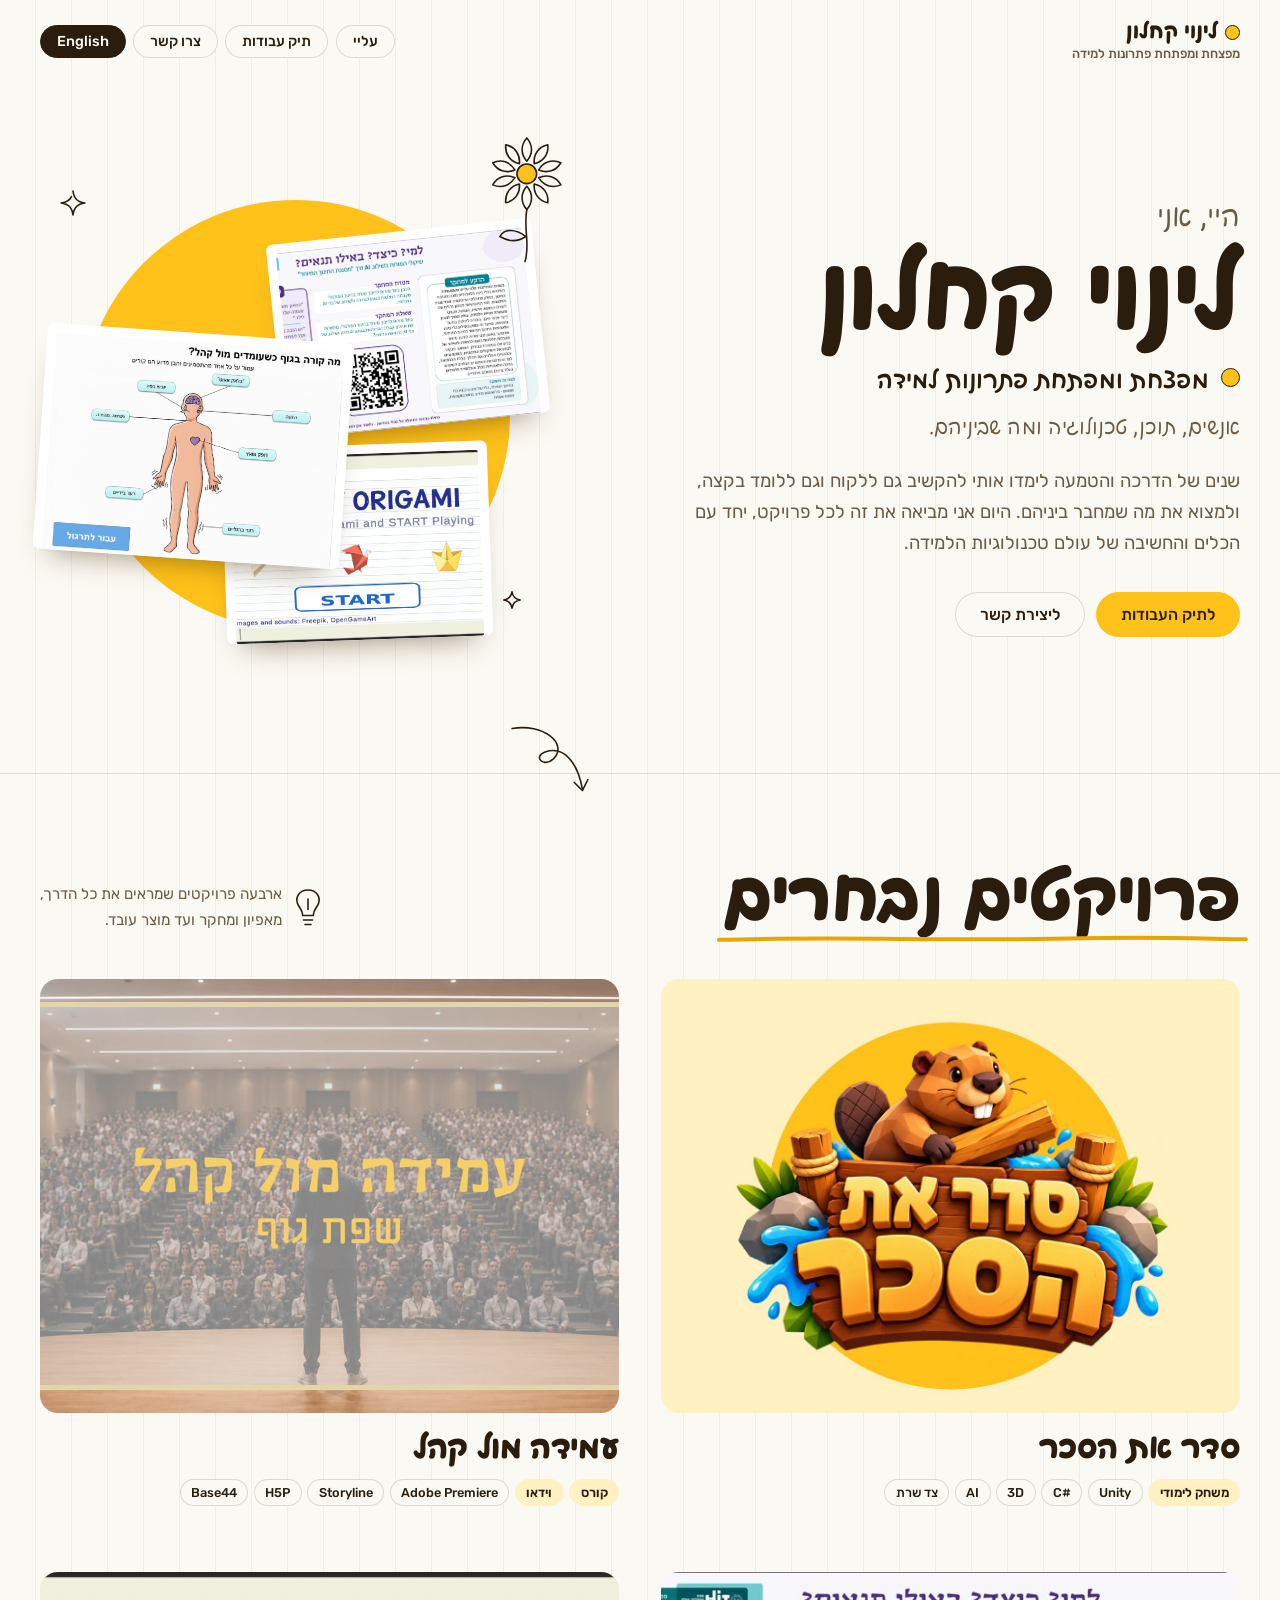
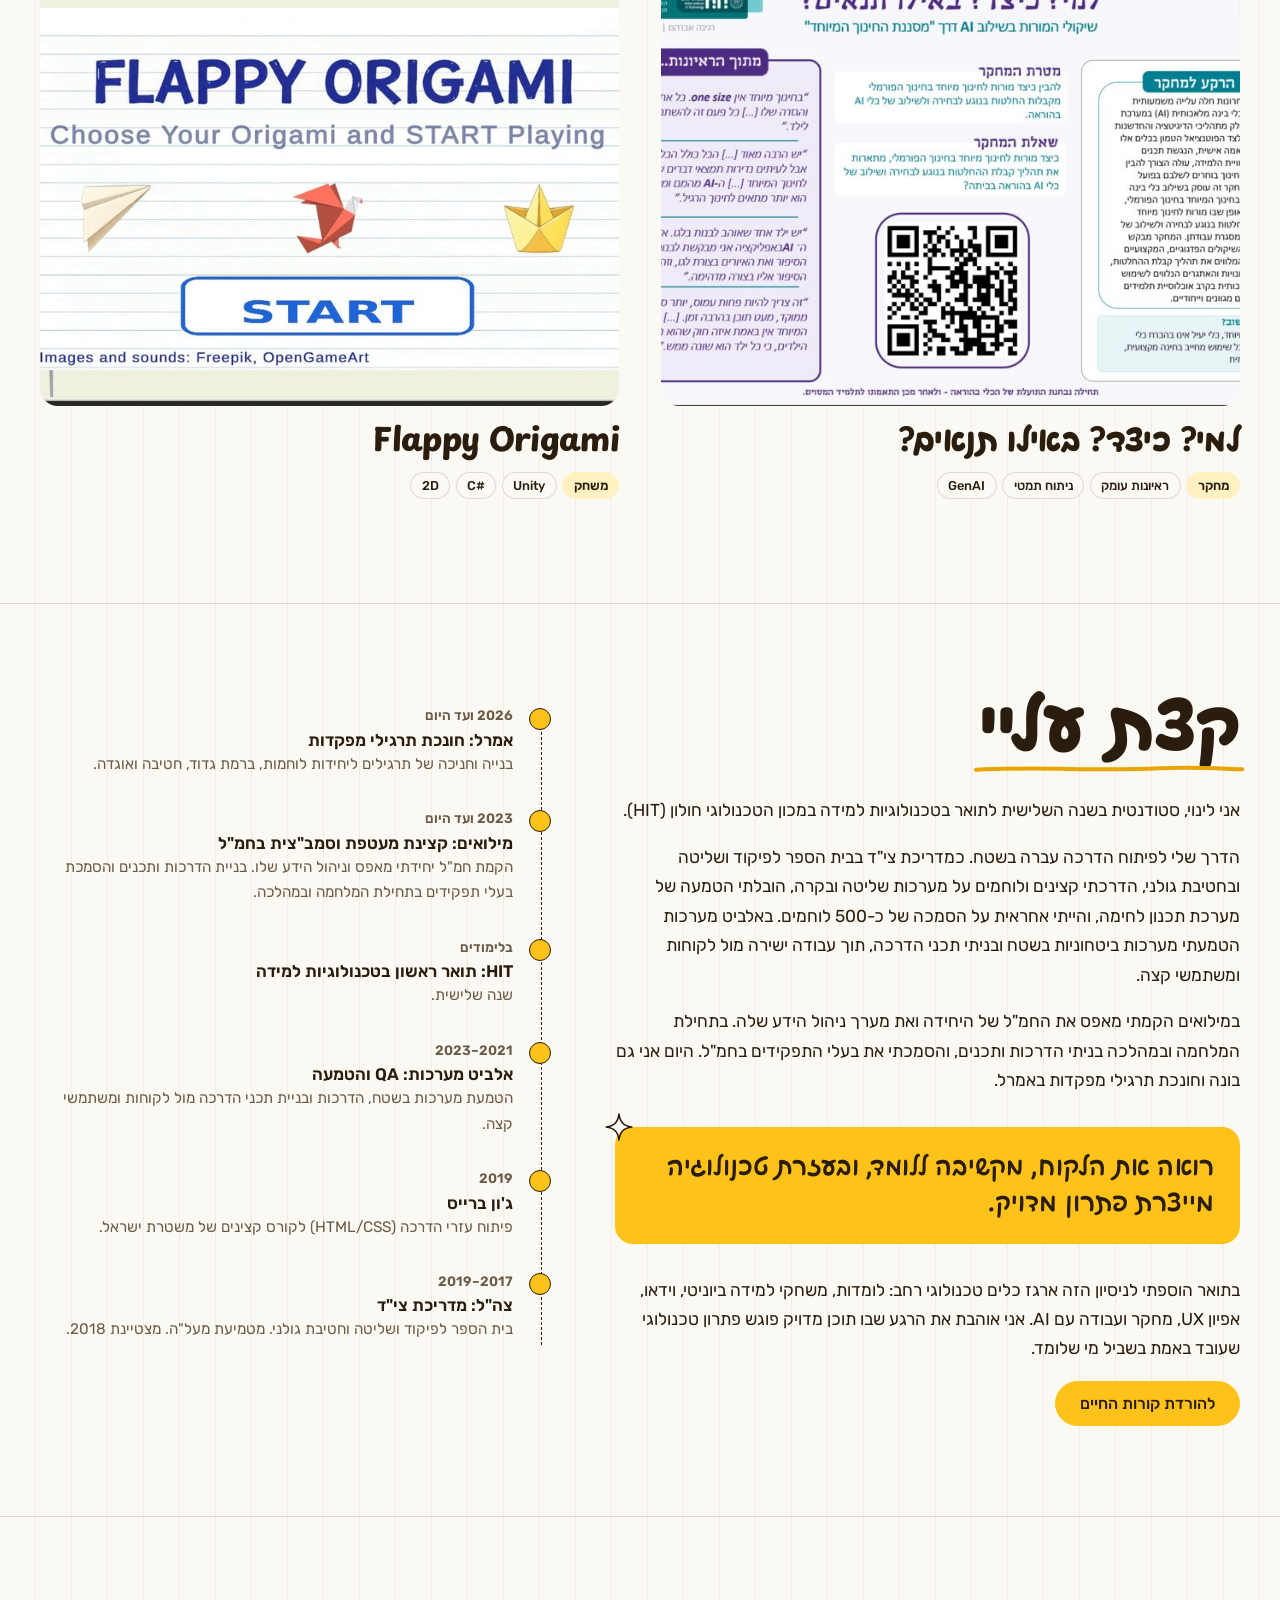
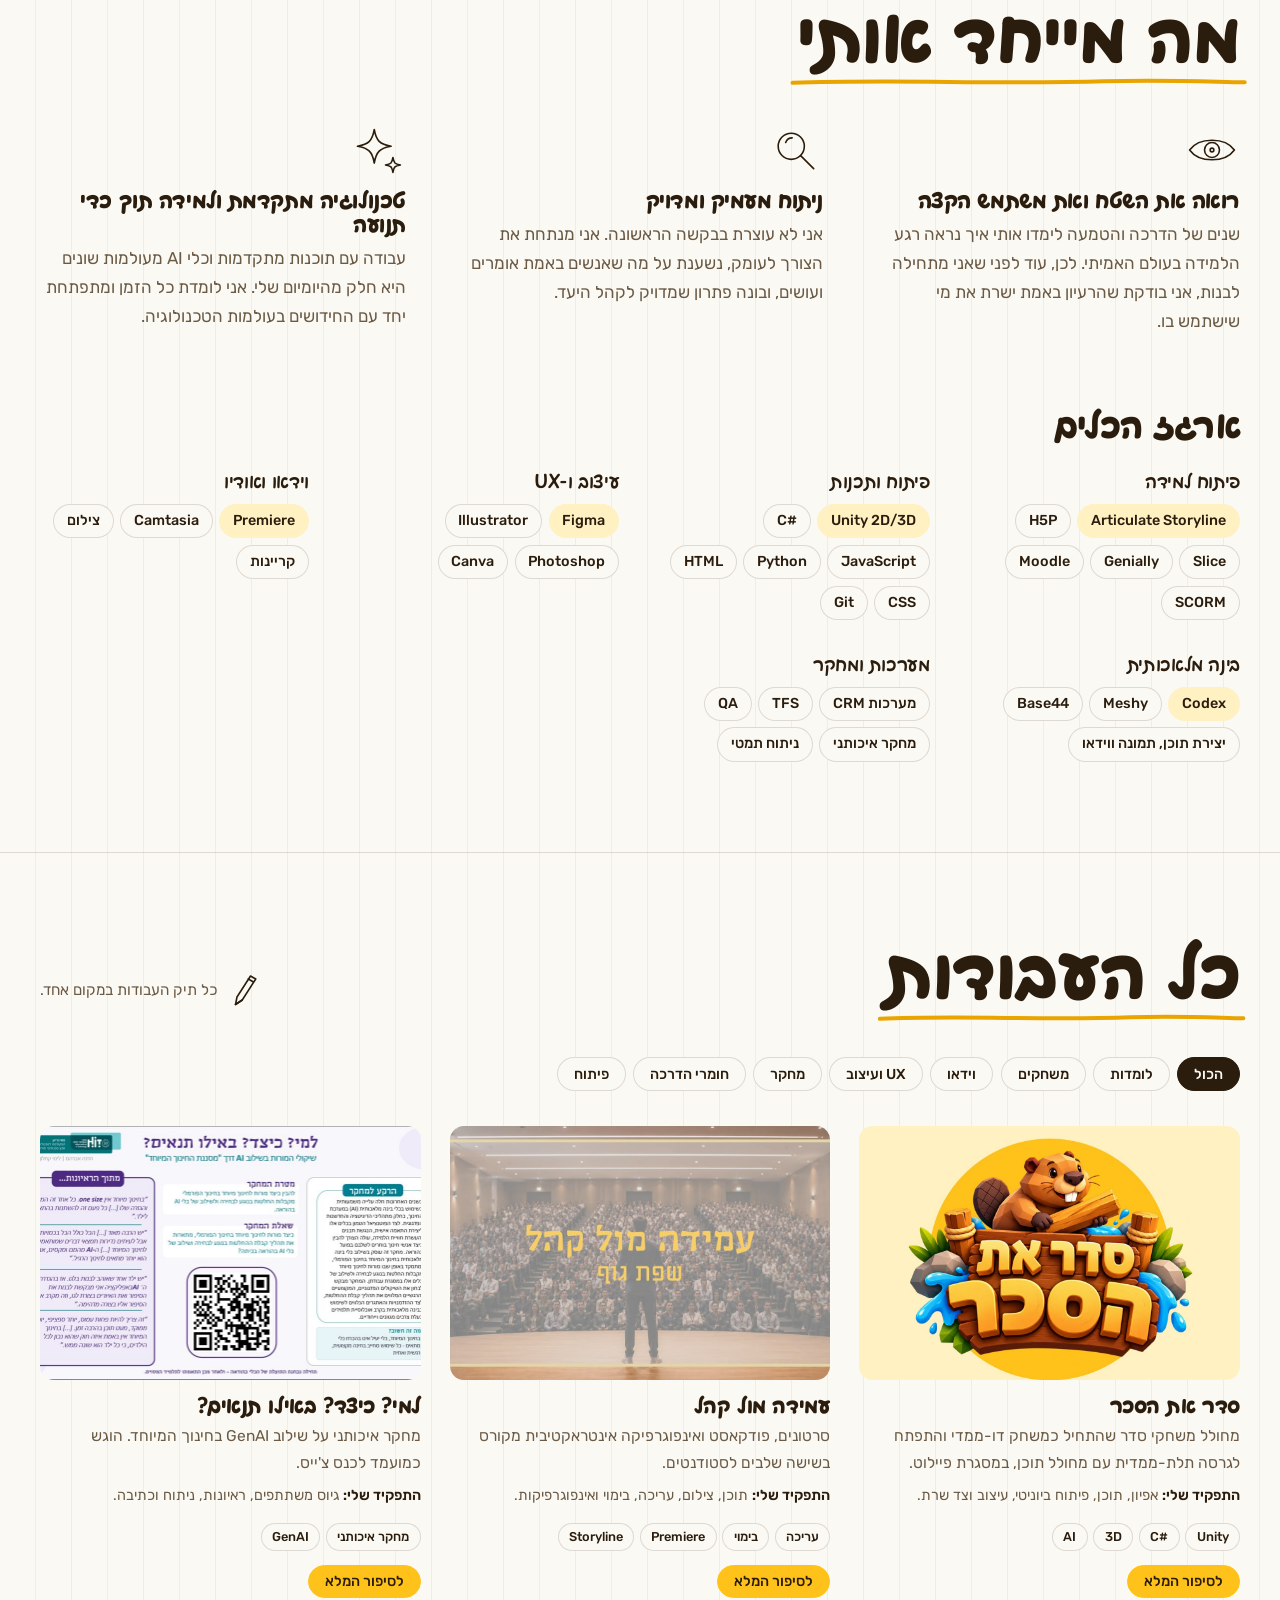
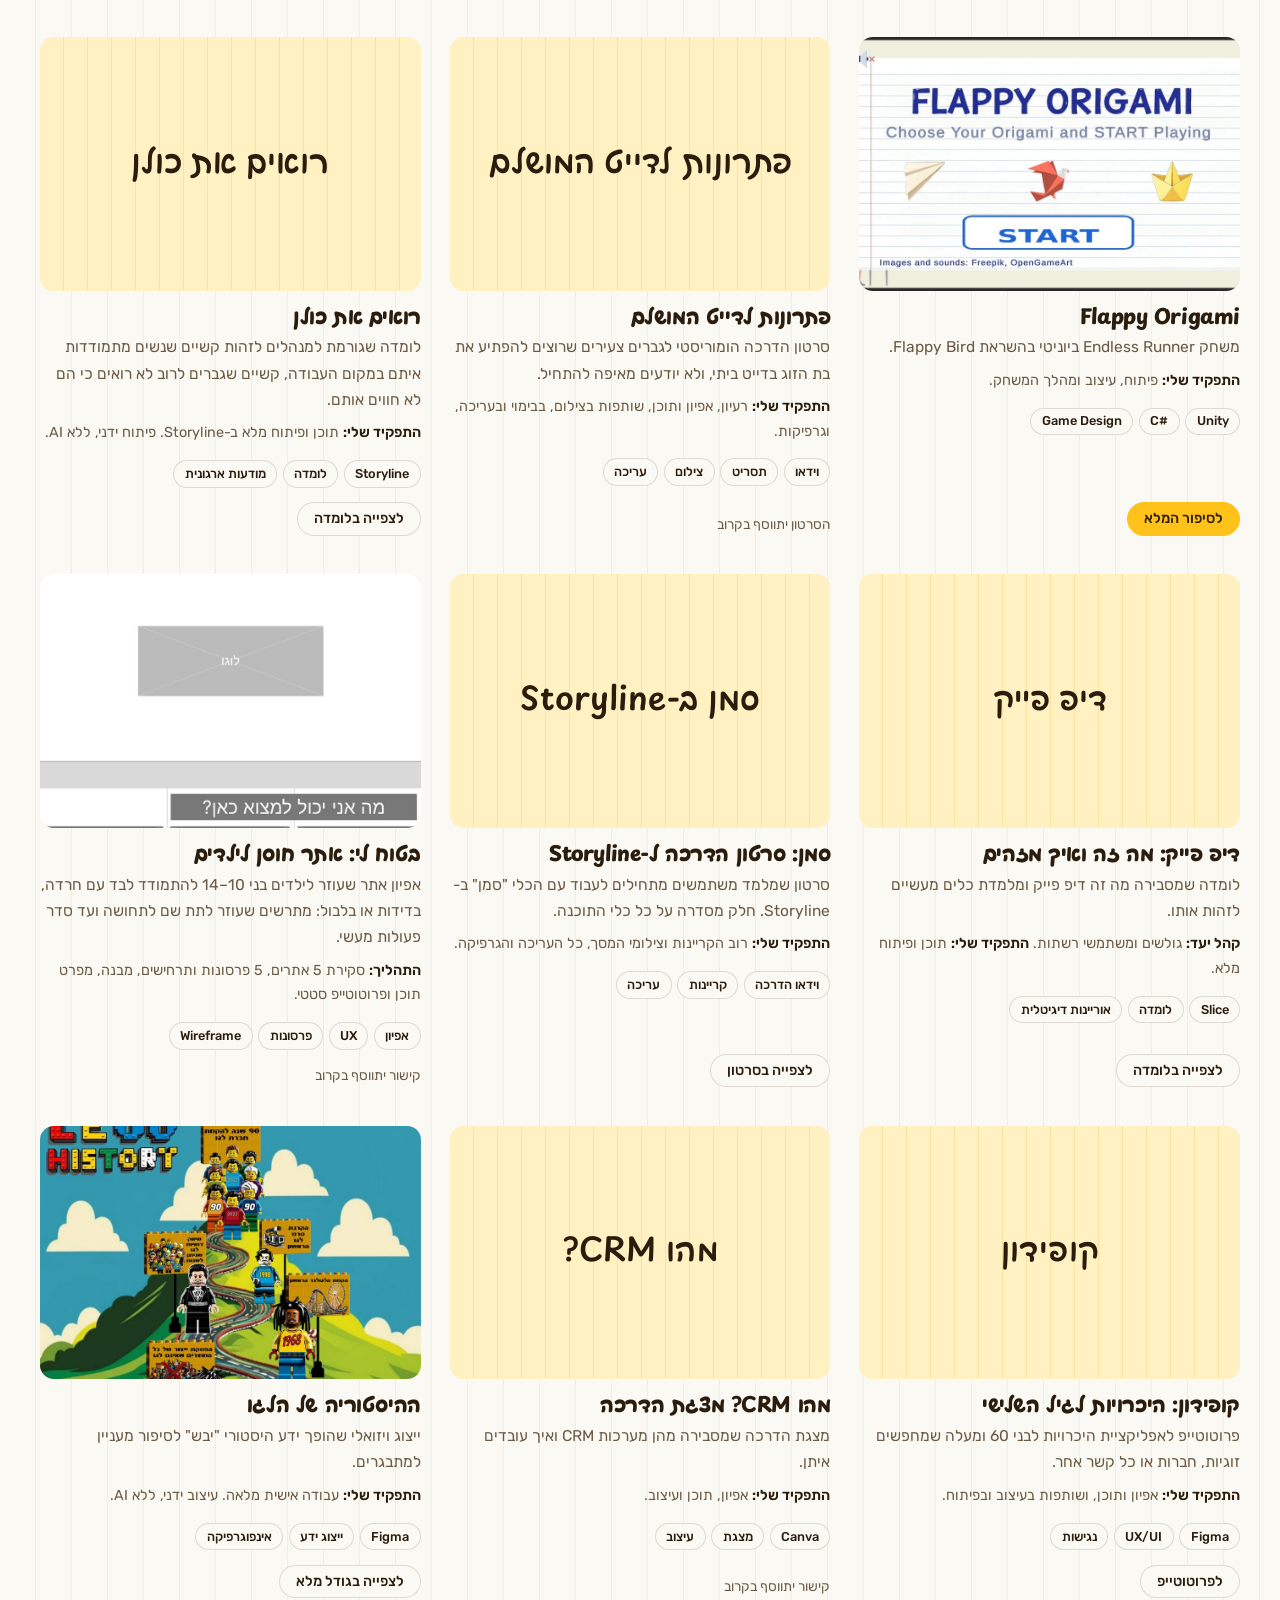
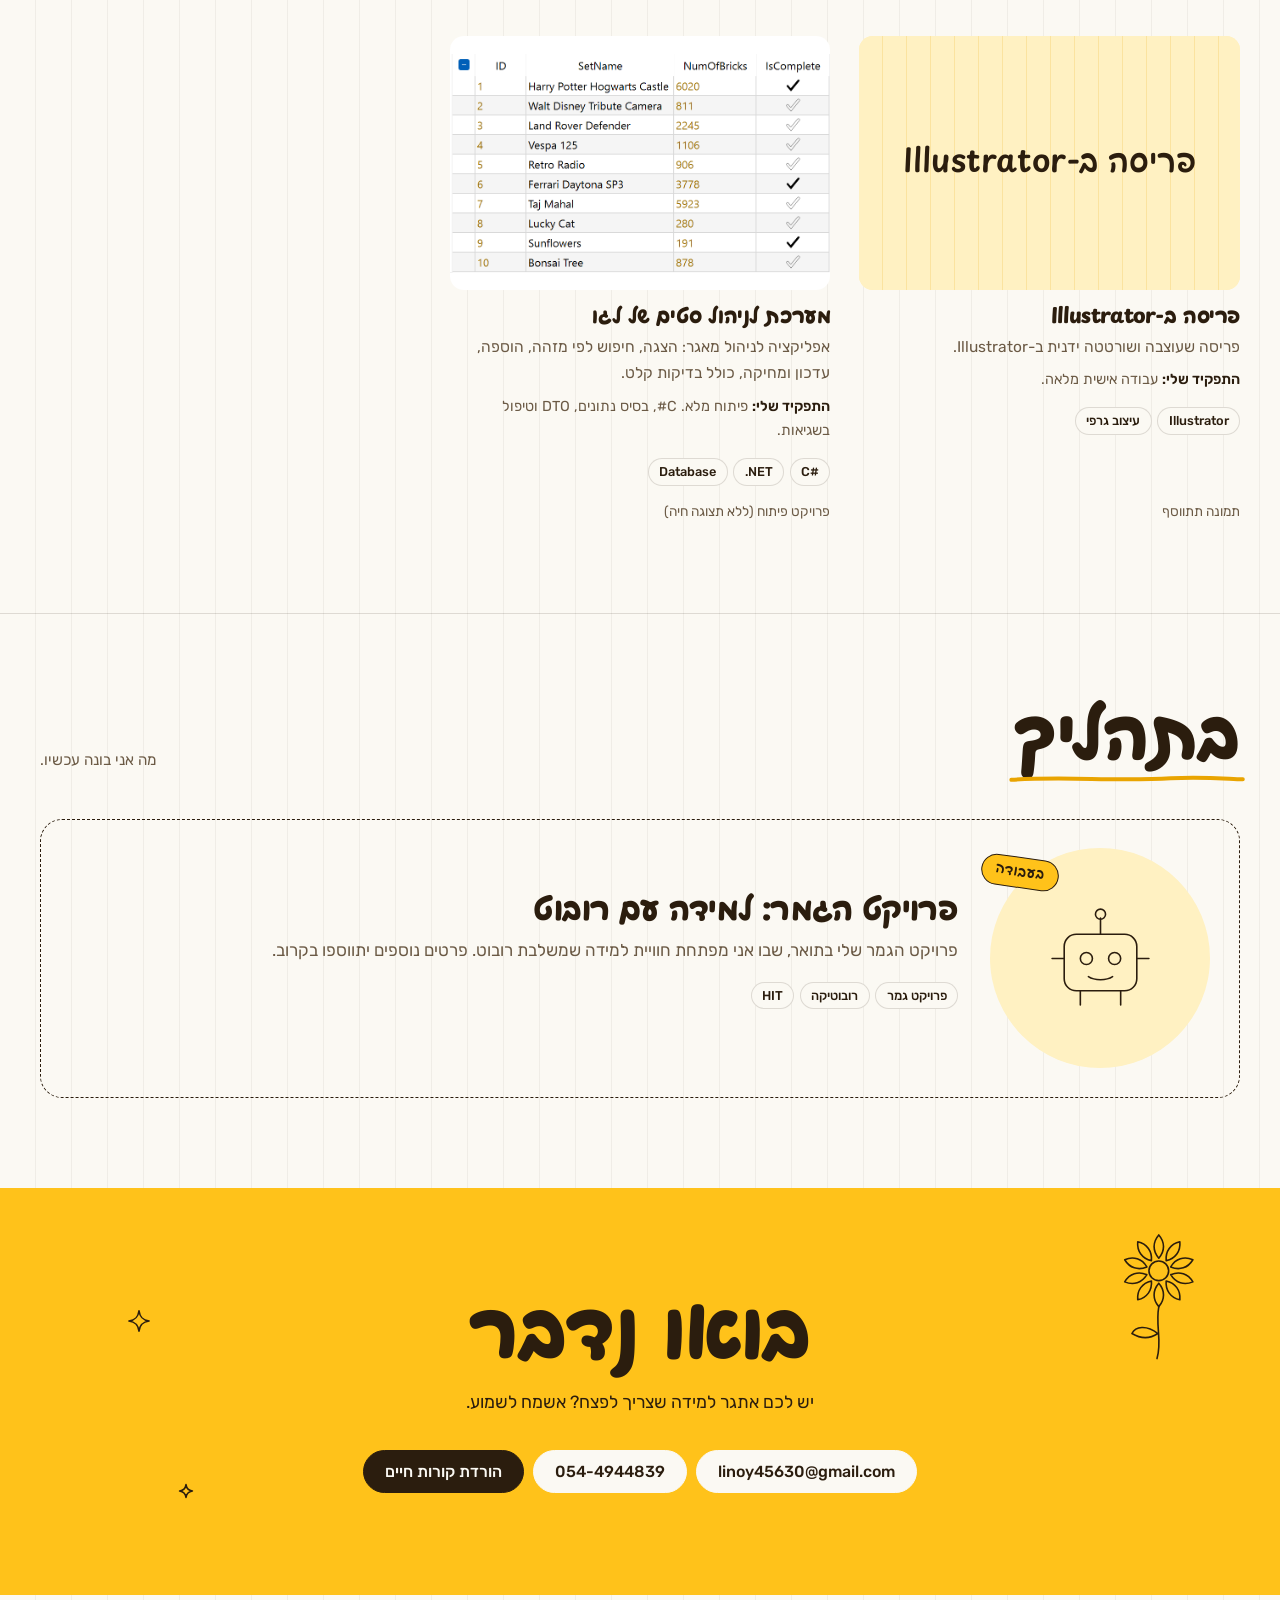
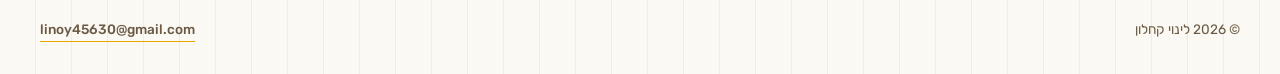
<file: index.html>
<!DOCTYPE html>
<html lang="he" dir="rtl">
<head>
<meta charset="utf-8">
<meta name="viewport" content="width=device-width, initial-scale=1">
<title>לינוי קחלון | מפצחת ומפתחת פתרונות למידה</title>
<meta name="description" content="תיק העבודות של לינוי קחלון, מפצחת ומפתחת פתרונות למידה וסטודנטית לטכנולוגיות למידה ב-HIT. לומדות, משחקי למידה ביוניטי, וידאו, אפיון ומחקר.">
<link rel="preconnect" href="https://fonts.googleapis.com"><link rel="preconnect" href="https://fonts.gstatic.com" crossorigin><link href="https://fonts.googleapis.com/css2?family=Playpen+Sans+Hebrew:wght@400;600;800&family=Rubik:wght@400;500;600&display=swap" rel="stylesheet">
<link rel="stylesheet" href="assets/css/style.css">
</head>
<body>
<a class="skip" href="#main">דלג לתוכן</a>
<header class="site-header">
  <div class="wrap">
    <a class="brand" href="#top"><span class="brand-name">לינוי קחלון</span><span class="brand-title">מפצחת ומפתחת פתרונות למידה</span></a>
    <button class="pill menu-btn" aria-expanded="false" aria-controls="nav">תפריט</button>
    <nav class="nav" id="nav" aria-label="ניווט ראשי">
      <a class="pill" href="#about">עליי</a>
      <a class="pill" href="#works">תיק עבודות</a>
      <a class="pill" href="#contact">צרו קשר</a>
      <a class="pill lang-pill" href="en/index.html" lang="en" hreflang="en">English</a>
    </nav>
  </div>
</header>
<main id="main">

<!-- 1. intro -->
<section class="intro" id="top">
  <div class="wrap intro-grid">
    <div class="intro-text">
      <p class="hello">היי, אני</p>
      <h1>לינוי קחלון</h1>
      <p class="role">מפצחת ומפתחת פתרונות למידה</p>
      <p class="motto">אנשים, תוכן, טכנולוגיה ומה שביניהם.</p>
      <p class="intro-lede">שנים של הדרכה והטמעה לימדו אותי להקשיב גם ללקוח וגם ללומד בקצה, ולמצוא את מה שמחבר ביניהם. היום אני מביאה את זה לכל פרויקט, יחד עם הכלים והחשיבה של עולם טכנולוגיות הלמידה.</p>
      <div class="intro-cta">
        <a class="pill sun big" href="#works">לתיק העבודות</a>
        <a class="pill big" href="#contact">ליצירת קשר</a>
      </div>
    </div>
    <div class="intro-art" aria-hidden="true">
      <div class="sun-disc"></div>
      <svg class="doodle draw hide-sm" viewBox="-50 -50 100 150" style="inset-inline-start:-4%;top:-6%;width:clamp(70px,7vw,100px);z-index:3" aria-hidden="true">
<circle pathLength="1" class="sunfill" r="11"/><path pathLength="1" class="d2" transform="rotate(0)" d="M0,-14 C7,-22 7,-32 0,-40 C-7,-32 -7,-22 0,-14"/><path pathLength="1" class="d2" transform="rotate(36)" d="M0,-14 C7,-22 7,-32 0,-40 C-7,-32 -7,-22 0,-14"/><path pathLength="1" class="d2" transform="rotate(72)" d="M0,-14 C7,-22 7,-32 0,-40 C-7,-32 -7,-22 0,-14"/><path pathLength="1" class="d2" transform="rotate(108)" d="M0,-14 C7,-22 7,-32 0,-40 C-7,-32 -7,-22 0,-14"/><path pathLength="1" class="d2" transform="rotate(144)" d="M0,-14 C7,-22 7,-32 0,-40 C-7,-32 -7,-22 0,-14"/><path pathLength="1" class="d2" transform="rotate(180)" d="M0,-14 C7,-22 7,-32 0,-40 C-7,-32 -7,-22 0,-14"/><path pathLength="1" class="d2" transform="rotate(216)" d="M0,-14 C7,-22 7,-32 0,-40 C-7,-32 -7,-22 0,-14"/><path pathLength="1" class="d2" transform="rotate(252)" d="M0,-14 C7,-22 7,-32 0,-40 C-7,-32 -7,-22 0,-14"/><path pathLength="1" class="d2" transform="rotate(288)" d="M0,-14 C7,-22 7,-32 0,-40 C-7,-32 -7,-22 0,-14"/><path pathLength="1" class="d2" transform="rotate(324)" d="M0,-14 C7,-22 7,-32 0,-40 C-7,-32 -7,-22 0,-14"/>
<path pathLength="1" class="d3" d="M0,40 C-4,62 4,78 -2,98"/><path pathLength="1" class="d3" d="M-1,70 C-14,60 -26,62 -30,70 C-20,76 -10,76 -1,70"/></svg>
      <svg class="doodle draw" viewBox="0 0 24 24" style="inset-inline-end:4%;top:6%;width:26px" aria-hidden="true"><path pathLength="1" d="M12 1 C13 8 16 11 23 12 C16 13 13 16 12 23 C11 16 8 13 1 12 C8 11 11 8 12 1Z"/></svg><svg class="doodle draw" viewBox="0 0 24 24" style="inset-inline-start:6%;bottom:12%;width:18px" aria-hidden="true"><path pathLength="1" d="M12 1 C13 8 16 11 23 12 C16 13 13 16 12 23 C11 16 8 13 1 12 C8 11 11 8 12 1Z"/></svg>
      <figure class="print p1"><img src="assets/img/research-poster.jpg" alt="" style="object-position:right center"></figure>
      <figure class="print p2"><img src="assets/img/infographic.jpg" alt=""></figure>
      <figure class="print p3"><img src="assets/img/flappy-start.jpg" alt=""></figure>
    </div>
  </div>
  <svg class="doodle draw hide-sm" viewBox="0 0 130 110" style="inset-inline-start:50%;bottom:-1.6rem;width:clamp(70px,7vw,100px);transform:translateX(-50%)" aria-hidden="true">
<path pathLength="1" d="M10,8 C55,0 92,30 70,52 C55,66 40,48 58,42 C88,32 106,62 112,96"/><path pathLength="1" class="d2" d="M100,86 L112,98 L120,82"/></svg>
</section>

<!-- 2. featured -->
<section class="section" id="projects" aria-labelledby="projects-title">
  <div class="wrap">
    <div class="head"><span class="underlined"><h2 id="projects-title">פרויקטים נבחרים</h2><svg class="doodle" viewBox="0 0 220 16" preserveAspectRatio="none" aria-hidden="true"><path d="M4,11 C50,4 100,14 150,8 C180,5 200,9 216,10"/></svg></span><p class="aside"><svg class="doodle" viewBox="0 0 40 56" aria-hidden="true"><path d="M20,4 C8,4 3,14 6,22 C8,28 13,30 13,38 L27,38 C27,30 32,28 34,22 C37,14 32,4 20,4Z"/><path d="M14,44 L26,44 M16,50 L24,50"/><path d="M20,16 L20,30"/></svg><span>ארבעה פרויקטים שמראים את כל הדרך,<br>מאפיון ומחקר ועד מוצר עובד.</span></p></div>
    <div class="menu">
      <a class="item" href="projects/sader.html">
  <div class="pic"><img src="assets/img/sader-logo-card.jpg" alt="הלוגו של המשחק סדר את הסכר" loading="lazy"><span class="note">מחולל משחקים המאפשר להכניס תוכן בהתאם לצורך הלימודי. התחיל כמשחק דו-ממדי והתפתח לגרסה תלת-ממדית במסגרת פיילוט.</span></div>
  <div class="row"><h3>סדר את הסכר</h3></div>
  <ul class="tags"><li class="kind-tag">משחק לימודי</li><li>Unity</li><li>C#</li><li>3D</li><li>AI</li><li>צד שרת</li></ul>
</a>
      <a class="item" href="projects/public-speaking.html">
  <div class="pic"><img src="assets/img/speaking-body.jpg" alt="פתיח הסרטון: עמידה מול קהל, שפת גוף" loading="lazy"><span class="note">סרטונים, פודקאסט ואינפוגרפיקה אינטראקטיבית מתוך קורס היברידי בשישה שלבים לסטודנטים ליזמות ולמשפטים.</span></div>
  <div class="row"><h3>עמידה מול קהל</h3></div>
  <ul class="tags"><li class="kind-tag">קורס</li><li class="kind-tag">וידאו</li><li>Adobe Premiere</li><li>Storyline</li><li>H5P</li><li>Base44</li></ul>
</a>
      <a class="item" href="projects/research.html">
  <div class="pic"><img src="assets/img/research-card.jpg" alt="פוסטר המחקר" loading="lazy"><span class="note">מחקר איכותני על השיקולים של אנשי חינוך מיוחד בשילוב GenAI בהוראה, על בסיס 15 ראיונות עומק. הוגש כמועמד לכנס צ'ייס.</span></div>
  <div class="row"><h3>למי? כיצד? באילו תנאים?</h3></div>
  <ul class="tags"><li class="kind-tag">מחקר</li><li>ראיונות עומק</li><li>ניתוח תמטי</li><li>GenAI</li></ul>
</a>
      <a class="item" href="projects/flappy-origami.html">
  <div class="pic"><img src="assets/img/flappy-start.jpg" alt="מסך הפתיחה של Flappy Origami" loading="lazy" style="object-position:center 40%"><span class="note">משחק בפיתוח ידני ביוניטי. בהשראת Flappy Bird: אוריגמי שעף במסדרון בית ספר מלא במכשולים.</span></div>
  <div class="row"><h3>Flappy Origami</h3></div>
  <ul class="tags"><li class="kind-tag">משחק</li><li>Unity</li><li>C#</li><li>2D</li></ul>
</a>
    </div>
  </div>
</section>

<!-- 3. about, expanded -->
<section class="section" id="about" aria-labelledby="about-title">
  <div class="wrap about">
    <div class="about-text">
      <div class="head" style="margin-bottom:2rem"><span class="underlined"><h2 id="about-title">קצת עליי</h2><svg class="doodle" viewBox="0 0 220 16" preserveAspectRatio="none" aria-hidden="true"><path d="M4,11 C50,4 100,14 150,8 C180,5 200,9 216,10"/></svg></span></div>
      <p>אני לינוי, סטודנטית בשנה השלישית לתואר בטכנולוגיות למידה במכון הטכנולוגי חולון (HIT).</p>
      <p>הדרך שלי לפיתוח הדרכה עברה בשטח. כמדריכת צי"ד בבית הספר לפיקוד ושליטה ובחטיבת גולני, הדרכתי קצינים ולוחמים על מערכות שליטה ובקרה, הובלתי הטמעה של מערכת תכנון לחימה, והייתי אחראית על הסמכה של כ-500 לוחמים. באלביט מערכות הטמעתי מערכות ביטחוניות בשטח ובניתי תכני הדרכה, תוך עבודה ישירה מול לקוחות ומשתמשי קצה.</p>
      <p>במילואים הקמתי מאפס את החמ"ל של היחידה ואת מערך ניהול הידע שלה. בתחילת המלחמה ובמהלכה בניתי הדרכות ותכנים, והסמכתי את בעלי התפקידים בחמ"ל. היום אני גם בונה וחונכת תרגילי מפקדות באמרל.</p>
      <blockquote><svg class="doodle" viewBox="0 0 24 24" style="inset-inline-end:-10px;top:-14px;width:28px" aria-hidden="true"><path d="M12 1 C13 8 16 11 23 12 C16 13 13 16 12 23 C11 16 8 13 1 12 C8 11 11 8 12 1Z"/></svg>רואה את הלקוח, מקשיבה ללומד, ובעזרת טכנולוגיה מייצרת פתרון מדויק.</blockquote>
      <p>בתואר הוספתי לניסיון הזה ארגז כלים טכנולוגי רחב: לומדות, משחקי למידה ביוניטי, וידאו, אפיון UX, מחקר ועבודה עם AI. אני אוהבת את הרגע שבו תוכן מדויק פוגש פתרון טכנולוגי שעובד באמת בשביל מי שלומד.</p>
      <a class="pill sun big" href="assets/files/Linoy-Kahalon-CV.pdf" download>להורדת קורות החיים</a>
    </div>
    <ol class="timeline" aria-label="ציר זמן מקצועי">
      <li><span class="when">2026 ועד היום</span><h3>אמרל: חונכת תרגילי מפקדות</h3><p>בנייה וחניכה של תרגילים ליחידות לוחמות, ברמת גדוד, חטיבה ואוגדה.</p></li>
      <li><span class="when">2023 ועד היום</span><h3>מילואים: קצינת מעטפת וסמב"צית בחמ"ל</h3><p>הקמת חמ"ל יחידתי מאפס וניהול הידע שלו. בניית הדרכות ותכנים והסמכת בעלי תפקידים בתחילת המלחמה ובמהלכה.</p></li>
      <li><span class="when">בלימודים</span><h3>HIT: תואר ראשון בטכנולוגיות למידה</h3><p>שנה שלישית.</p></li>
      <li><span class="when">2021–2023</span><h3>אלביט מערכות: QA והטמעה</h3><p>הטמעת מערכות בשטח, הדרכות ובניית תכני הדרכה מול לקוחות ומשתמשי קצה.</p></li>
      <li><span class="when">2019</span><h3>ג'ון ברייס</h3><p>פיתוח עזרי הדרכה (HTML/CSS) לקורס קצינים של משטרת ישראל.</p></li>
      <li><span class="when">2017–2019</span><h3>צה"ל: מדריכת צי"ד</h3><p>בית הספר לפיקוד ושליטה וחטיבת גולני. מטמיעת מעל"ה. מצטיינת 2018.</p></li>
    </ol>
  </div>
</section>

<!-- 4. what makes me unique -->
<section class="section" id="unique" aria-labelledby="unique-title">
  <div class="wrap">
    <div class="head"><span class="underlined"><h2 id="unique-title">מה מייחד אותי</h2><svg class="doodle" viewBox="0 0 220 16" preserveAspectRatio="none" aria-hidden="true"><path d="M4,11 C50,4 100,14 150,8 C180,5 200,9 216,10"/></svg></span></div>
    <div class="points">
      <div class="point"><svg class="doodle" viewBox="0 0 60 60" aria-hidden="true"><path d="M6,30 C16,16 44,16 54,30 C44,44 16,44 6,30 Z"/><circle cx="30" cy="30" r="8"/><circle cx="30" cy="30" r="2"/></svg><h3>רואה את השטח ואת משתמש הקצה</h3><p>שנים של הדרכה והטמעה לימדו אותי איך נראה רגע הלמידה בעולם האמיתי. לכן, עוד לפני שאני מתחילה לבנות, אני בודקת שהרעיון באמת ישרת את מי שישתמש בו.</p></div>
      <div class="point"><svg class="doodle" viewBox="0 0 60 60" aria-hidden="true"><circle cx="26" cy="26" r="14"/><path d="M36,36 L50,50"/><path d="M20,22 C21,19 24,17 27,17"/></svg><h3>ניתוח מעמיק ומדויק</h3><p>אני לא עוצרת בבקשה הראשונה. אני מנתחת את הצורך לעומק, נשענת על מה שאנשים באמת אומרים ועושים, ובונה פתרון שמדויק לקהל היעד.</p></div>
      <div class="point"><svg class="doodle" viewBox="0 0 60 60" aria-hidden="true"><path d="M26 8 C28 20 32 24 44 26 C32 28 28 32 26 44 C24 32 20 28 8 26 C20 24 24 20 26 8Z"/><path d="M46 38 C47 44 48 45 54 46 C48 47 47 48 46 54 C45 48 44 47 38 46 C44 45 45 44 46 38Z"/></svg><h3>טכנולוגיה מתקדמת ולמידה תוך כדי תנועה</h3><p>עבודה עם תוכנות מתקדמות וכלי AI מעולמות שונים היא חלק מהיומיום שלי. אני לומדת כל הזמן ומתפתחת יחד עם החידושים בעולמות הטכנולוגיה.</p></div>
    </div>
    <div class="tools-block">
      <h3 class="tools-title">ארגז הכלים</h3>
      <div class="toolbox">
        <div><h3>פיתוח למידה</h3><ul><li class="hot">Articulate Storyline</li><li>H5P</li><li>Slice</li><li>Genially</li><li>Moodle</li><li>SCORM</li></ul></div>
        <div><h3>פיתוח ותכנות</h3><ul><li class="hot">Unity 2D/3D</li><li>C#</li><li>JavaScript</li><li>Python</li><li>HTML</li><li>CSS</li><li>Git</li></ul></div>
        <div><h3>עיצוב ו-UX</h3><ul><li class="hot">Figma</li><li>Illustrator</li><li>Photoshop</li><li>Canva</li></ul></div>
        <div><h3>וידאו ואודיו</h3><ul><li class="hot">Premiere</li><li>Camtasia</li><li>צילום</li><li>קריינות</li></ul></div>
        <div><h3>בינה מלאכותית</h3><ul><li class="hot">Codex</li><li>Meshy</li><li>Base44</li><li>יצירת תוכן, תמונה ווידאו</li></ul></div>
        <div><h3>מערכות ומחקר</h3><ul><li>מערכות CRM</li><li>TFS</li><li>QA</li><li>מחקר איכותני</li><li>ניתוח תמטי</li></ul></div>
      </div>
    </div>
  </div>
</section>

<!-- 5. all works -->
<section class="section" id="works" aria-labelledby="works-title">
  <div class="wrap">
    <div class="head"><span class="underlined"><h2 id="works-title">כל העבודות</h2><svg class="doodle" viewBox="0 0 220 16" preserveAspectRatio="none" aria-hidden="true"><path d="M4,11 C50,4 100,14 150,8 C180,5 200,9 216,10"/></svg></span><p class="aside"><svg class="doodle" viewBox="0 0 40 56" aria-hidden="true"><path d="M10,46 L12,36 L30,8 L37,12 L19,40 Z"/><path d="M27,12 L34,16"/><path d="M10,46 L19,40"/></svg><span>כל תיק העבודות במקום אחד.</span></p></div>
    <div class="filters" role="group" aria-label="סינון לפי סוג">
      <button class="pill" data-filter="all" aria-pressed="true">הכול</button>
      <button class="pill" data-filter="elearning" aria-pressed="false">לומדות</button>
      <button class="pill" data-filter="games" aria-pressed="false">משחקים</button>
      <button class="pill" data-filter="video" aria-pressed="false">וידאו</button>
      <button class="pill" data-filter="ux" aria-pressed="false">UX ועיצוב</button>
      <button class="pill" data-filter="research" aria-pressed="false">מחקר</button>
      <button class="pill" data-filter="training" aria-pressed="false">חומרי הדרכה</button>
      <button class="pill" data-filter="dev" aria-pressed="false">פיתוח</button>
    </div>
    <div class="gallery">
<article class="work" data-cat="games">
  <div class="pic"><img src="assets/img/sader-logo-card.jpg" alt="הלוגו של המשחק סדר את הסכר" loading="lazy"></div>
  <h3>סדר את הסכר</h3>
  <p>מחולל משחקי סדר שהתחיל כמשחק דו-ממדי והתפתח לגרסה תלת-ממדית עם מחולל תוכן, במסגרת פיילוט.</p>
  <p class="meta"><strong>התפקיד שלי:</strong> אפיון, תוכן, פיתוח ביוניטי, עיצוב וצד שרת.</p>
  <ul class="tags"><li>Unity</li><li>C#</li><li>3D</li><li>AI</li></ul>
  <a class="pill go sun" href="projects/sader.html">לסיפור המלא</a>
</article>
<article class="work" data-cat="video elearning">
  <div class="pic"><img src="assets/img/speaking-body.jpg" alt="פתיח הסרטון שפת גוף" loading="lazy"></div>
  <h3>עמידה מול קהל</h3>
  <p>סרטונים, פודקאסט ואינפוגרפיקה אינטראקטיבית מקורס בשישה שלבים לסטודנטים.</p>
  <p class="meta"><strong>התפקיד שלי:</strong> תוכן, צילום, עריכה, בימוי ואינפוגרפיקות.</p>
  <ul class="tags"><li>עריכה</li><li>בימוי</li><li>Premiere</li><li>Storyline</li></ul>
  <a class="pill go sun" href="projects/public-speaking.html">לסיפור המלא</a>
</article>
<article class="work" data-cat="research">
  <div class="pic"><img src="assets/img/research-card.jpg" alt="פוסטר המחקר" loading="lazy"></div>
  <h3>למי? כיצד? באילו תנאים?</h3>
  <p>מחקר איכותני על שילוב GenAI בחינוך המיוחד. הוגש כמועמד לכנס צ'ייס.</p>
  <p class="meta"><strong>התפקיד שלי:</strong> גיוס משתתפים, ראיונות, ניתוח וכתיבה.</p>
  <ul class="tags"><li>מחקר איכותני</li><li>GenAI</li></ul>
  <a class="pill go sun" href="projects/research.html">לסיפור המלא</a>
</article>
<article class="work" data-cat="games dev">
  <div class="pic"><img src="assets/img/flappy-start.jpg" alt="מסך הפתיחה של Flappy Origami" loading="lazy"></div>
  <h3>Flappy Origami</h3>
  <p>משחק Endless Runner ביוניטי בהשראת Flappy Bird.</p>
  <p class="meta"><strong>התפקיד שלי:</strong> פיתוח, עיצוב ומהלך המשחק.</p>
  <ul class="tags"><li>Unity</li><li>C#</li><li>Game Design</li></ul>
  <a class="pill go sun" href="projects/flappy-origami.html">לסיפור המלא</a>
</article>
<article class="work" data-cat="video">
  <div class="pic"><div class="ph">פתרונות לדייט המושלם</div></div>
  <h3>פתרונות לדייט המושלם</h3>
  <p>סרטון הדרכה הומוריסטי לגברים צעירים שרוצים להפתיע את בת הזוג בדייט ביתי, ולא יודעים מאיפה להתחיל.</p>
  <p class="meta"><strong>התפקיד שלי:</strong> רעיון, אפיון ותוכן, שותפות בצילום, בבימוי ובעריכה, וגרפיקות.</p>
  <ul class="tags"><li>וידאו</li><li>תסריט</li><li>צילום</li><li>עריכה</li></ul>
  <span class="pending">הסרטון יתווסף בקרוב</span>
</article>
<article class="work" data-cat="elearning">
  <div class="pic"><div class="ph">רואים את כולן</div></div>
  <h3>רואים את כולן</h3>
  <p>לומדה שגורמת למנהלים לזהות קשיים שנשים מתמודדות איתם במקום העבודה, קשיים שגברים לרוב לא רואים כי הם לא חווים אותם.</p>
  <p class="meta"><strong>התפקיד שלי:</strong> תוכן ופיתוח מלא ב-Storyline. פיתוח ידני, ללא AI.</p>
  <ul class="tags"><li>Storyline</li><li>לומדה</li><li>מודעות ארגונית</li></ul>
  <a class="pill go" href="https://360.articulate.com/review/content/0aeb224f-6965-421b-b38f-12e90aecdbde/review" target="_blank" rel="noopener">לצפייה בלומדה</a>
</article>
<article class="work" data-cat="elearning">
  <div class="pic"><div class="ph">דיפ פייק</div></div>
  <h3>דיפ פייק: מה זה ואיך מזהים</h3>
  <p>לומדה שמסבירה מה זה דיפ פייק ומלמדת כלים מעשיים לזהות אותו.</p>
  <p class="meta"><strong>קהל יעד:</strong> גולשים ומשתמשי רשתות. <strong>התפקיד שלי:</strong> תוכן ופיתוח מלא.</p>
  <ul class="tags"><li>Slice</li><li>לומדה</li><li>אוריינות דיגיטלית</li></ul>
  <a class="pill go" href="https://edu.sliceapp.net/share/695531fb4591ca083260ccbd" target="_blank" rel="noopener">לצפייה בלומדה</a>
</article>
<article class="work" data-cat="video">
  <div class="pic"><div class="ph">סמן ב-Storyline</div></div>
  <h3>סמן: סרטון הדרכה ל-Storyline</h3>
  <p>סרטון שמלמד משתמשים מתחילים לעבוד עם הכלי "סמן" ב-Storyline. חלק מסדרה על כל כלי התוכנה.</p>
  <p class="meta"><strong>התפקיד שלי:</strong> רוב הקריינות וצילומי המסך, כל העריכה והגרפיקה.</p>
  <ul class="tags"><li>וידאו הדרכה</li><li>קריינות</li><li>עריכה</li></ul>
  <a class="pill go" href="https://360.articulate.com/review/content/14c747db-65d2-407c-b58c-fe82ca795a11/review" target="_blank" rel="noopener">לצפייה בסרטון</a>
</article>
<article class="work" data-cat="ux">
  <div class="pic"><img src="assets/img/safe-wire.jpg" alt="פריסת העמוד הראשי של האתר 'בטוח לי'" loading="lazy" style="object-position:top"></div>
  <h3>בטוח לי: אתר חוסן לילדים</h3>
  <p>אפיון אתר שעוזר לילדים בני 10–14 להתמודד לבד עם חרדה, בדידות או בלבול: מתרשים שעוזר לתת שם לתחושה ועד סדר פעולות מעשי.</p>
  <p class="meta"><strong>התהליך:</strong> סקירת 5 אתרים, 5 פרסונות ותרחישים, מבנה, מפרט תוכן ופרוטוטייפ סטטי.</p>
  <ul class="tags"><li>אפיון</li><li>UX</li><li>פרסונות</li><li>Wireframe</li></ul>
  <span class="pending">קישור יתווסף בקרוב</span>
</article>
<article class="work" data-cat="ux">
  <div class="pic"><div class="ph">קופידון</div></div>
  <h3>קופידון: היכרויות לגיל השלישי</h3>
  <p>פרוטוטייפ לאפליקציית היכרויות לבני 60 ומעלה שמחפשים זוגיות, חברות או כל קשר אחר.</p>
  <p class="meta"><strong>התפקיד שלי:</strong> אפיון ותוכן, ושותפות בעיצוב ובפיתוח.</p>
  <ul class="tags"><li>Figma</li><li>UX/UI</li><li>נגישות</li></ul>
  <a class="pill go" href="https://www.figma.com/proto/9FJ4DOx8jli3f39g3fi1hL/%D7%A7%D7%95%D7%A4%D7%99%D7%93%D7%95%D7%9F---%D7%90%D7%95%D7%A9%D7%A8--%D7%9C%D7%99%D7%A0%D7%95%D7%99-%D7%95%D7%A9%D7%99%D7%A8%D7%94?node-id=1-1148&amp;scaling=min-zoom&amp;content-scaling=fixed&amp;starting-point-node-id=1%3A1138" target="_blank" rel="noopener">לפרוטוטייפ</a>
</article>
<article class="work" data-cat="training">
  <div class="pic"><div class="ph">מהו CRM?</div></div>
  <h3>מהו CRM? מצגת הדרכה</h3>
  <p>מצגת הדרכה שמסבירה מהן מערכות CRM ואיך עובדים איתן.</p>
  <p class="meta"><strong>התפקיד שלי:</strong> אפיון, תוכן ועיצוב.</p>
  <ul class="tags"><li>Canva</li><li>מצגת</li><li>עיצוב</li></ul>
  <span class="pending">קישור יתווסף בקרוב</span>
</article>
<article class="work" data-cat="ux">
  <div class="pic"><img src="assets/img/lego-card.jpg" alt="אינפוגרפיקה: ההיסטוריה של הלגו" loading="lazy"></div>
  <h3>ההיסטוריה של הלגו</h3>
  <p>ייצוג ויזואלי שהופך ידע היסטורי "יבש" לסיפור מעניין למתבגרים.</p>
  <p class="meta"><strong>התפקיד שלי:</strong> עבודה אישית מלאה. עיצוב ידני, ללא AI.</p>
  <ul class="tags"><li>Figma</li><li>ייצוג ידע</li><li>אינפוגרפיקה</li></ul>
  <a class="pill go" href="assets/img/lego.jpg" target="_blank" rel="noopener">לצפייה בגודל מלא</a>
</article>
<article class="work" data-cat="ux">
  <div class="pic"><div class="ph">פריסה ב-Illustrator</div></div>
  <h3>פריסה ב-Illustrator</h3>
  <p>פריסה שעוצבה ושורטטה ידנית ב-Illustrator.</p>
  <p class="meta"><strong>התפקיד שלי:</strong> עבודה אישית מלאה.</p>
  <ul class="tags"><li>Illustrator</li><li>עיצוב גרפי</li></ul>
  <span class="pending">תמונה תתווסף</span>
</article>
<article class="work" data-cat="dev">
  <div class="pic"><img src="assets/img/prog-db.png" alt="טבלת בסיס הנתונים של מערכת ניהול סטים של לגו" loading="lazy" style="object-fit:contain;background:#fff"></div>
  <h3>מערכת לניהול סטים של לגו</h3>
  <p>אפליקציה לניהול מאגר: הצגה, חיפוש לפי מזהה, הוספה, עדכון ומחיקה, כולל בדיקות קלט.</p>
  <p class="meta"><strong>התפקיד שלי:</strong> פיתוח מלא. C#, בסיס נתונים, DTO וטיפול בשגיאות.</p>
  <ul class="tags"><li>C#</li><li>.NET</li><li>Database</li></ul>
  <span class="pending">פרויקט פיתוח (ללא תצוגה חיה)</span>
</article>
    </div>
  </div>
</section>

<!-- 6. in progress -->
<section class="section" id="wip" aria-labelledby="wip-title">
  <div class="wrap">
    <div class="head"><span class="underlined"><h2 id="wip-title">בתהליך</h2><svg class="doodle" viewBox="0 0 220 16" preserveAspectRatio="none" aria-hidden="true"><path d="M4,11 C50,4 100,14 150,8 C180,5 200,9 216,10"/></svg></span><p class="aside"><span>מה אני בונה עכשיו.</span></p></div>
    <article class="wip">
      <div class="wip-art"><svg class="doodle" viewBox="0 0 60 60" aria-hidden="true"><rect x="12" y="18" width="36" height="28" rx="6"/><path d="M30,18 L30,10"/><circle cx="30" cy="8" r="2.5"/><circle cx="23" cy="30" r="3"/><circle cx="37" cy="30" r="3"/><path d="M24,39 C27,41 33,41 36,39"/><path d="M12,30 L6,30 M48,30 L54,30"/><path d="M20,46 L20,53 M40,46 L40,53"/></svg><span class="wip-badge">בעבודה</span></div>
      <div>
        <h3>פרויקט הגמר: למידה עם רובוט</h3>
        <p>פרויקט הגמר שלי בתואר, שבו אני מפתחת חוויית למידה שמשלבת רובוט. פרטים נוספים יתווספו בקרוב.</p>
        <ul class="tags"><li>פרויקט גמר</li><li>רובוטיקה</li><li>HIT</li></ul>
      </div>
    </article>
  </div>
</section>

<!-- 7. contact -->
<section class="contact" id="contact" aria-labelledby="contact-title">
  <svg class="doodle draw hide-sm" viewBox="-50 -50 100 150" style="inset-inline-start:max(6vw,1rem);top:2.4rem;width:clamp(70px,7vw,100px)" aria-hidden="true">
<circle pathLength="1" class="sunfill" r="11"/><path pathLength="1" class="d2" transform="rotate(0)" d="M0,-14 C7,-22 7,-32 0,-40 C-7,-32 -7,-22 0,-14"/><path pathLength="1" class="d2" transform="rotate(36)" d="M0,-14 C7,-22 7,-32 0,-40 C-7,-32 -7,-22 0,-14"/><path pathLength="1" class="d2" transform="rotate(72)" d="M0,-14 C7,-22 7,-32 0,-40 C-7,-32 -7,-22 0,-14"/><path pathLength="1" class="d2" transform="rotate(108)" d="M0,-14 C7,-22 7,-32 0,-40 C-7,-32 -7,-22 0,-14"/><path pathLength="1" class="d2" transform="rotate(144)" d="M0,-14 C7,-22 7,-32 0,-40 C-7,-32 -7,-22 0,-14"/><path pathLength="1" class="d2" transform="rotate(180)" d="M0,-14 C7,-22 7,-32 0,-40 C-7,-32 -7,-22 0,-14"/><path pathLength="1" class="d2" transform="rotate(216)" d="M0,-14 C7,-22 7,-32 0,-40 C-7,-32 -7,-22 0,-14"/><path pathLength="1" class="d2" transform="rotate(252)" d="M0,-14 C7,-22 7,-32 0,-40 C-7,-32 -7,-22 0,-14"/><path pathLength="1" class="d2" transform="rotate(288)" d="M0,-14 C7,-22 7,-32 0,-40 C-7,-32 -7,-22 0,-14"/><path pathLength="1" class="d2" transform="rotate(324)" d="M0,-14 C7,-22 7,-32 0,-40 C-7,-32 -7,-22 0,-14"/>
<path pathLength="1" class="d3" d="M0,40 C-4,62 4,78 -2,98"/><path pathLength="1" class="d3" d="M-1,70 C-14,60 -26,62 -30,70 C-20,76 -10,76 -1,70"/></svg>
  <svg class="doodle" viewBox="0 0 24 24" style="inset-inline-end:10%;top:30%;width:22px" aria-hidden="true"><path d="M12 1 C13 8 16 11 23 12 C16 13 13 16 12 23 C11 16 8 13 1 12 C8 11 11 8 12 1Z"/></svg><svg class="doodle" viewBox="0 0 24 24" style="inset-inline-end:14%;bottom:24%;width:14px" aria-hidden="true"><path d="M12 1 C13 8 16 11 23 12 C16 13 13 16 12 23 C11 16 8 13 1 12 C8 11 11 8 12 1Z"/></svg>
  <div class="wrap">
    <h2 id="contact-title">בואו נדבר</h2>
    <p>יש לכם אתגר למידה שצריך לפצח? אשמח לשמוע.</p>
    <div class="links">
      <a class="pill" href="mailto:linoy45630@gmail.com">linoy45630@gmail.com</a>
      <a class="pill" href="tel:+972544944839" dir="ltr">054-4944839</a>
      <a class="pill dark" href="assets/files/Linoy-Kahalon-CV.pdf" download>הורדת קורות חיים</a>
    </div>
  </div>
</section>
</main>
<footer class="site-footer">
  <div class="wrap"><span>© 2026 לינוי קחלון</span><a class="quiet" href="mailto:linoy45630@gmail.com">linoy45630@gmail.com</a></div>
</footer>
<script src="assets/js/main.js"></script>
</body>
</html>
</file>
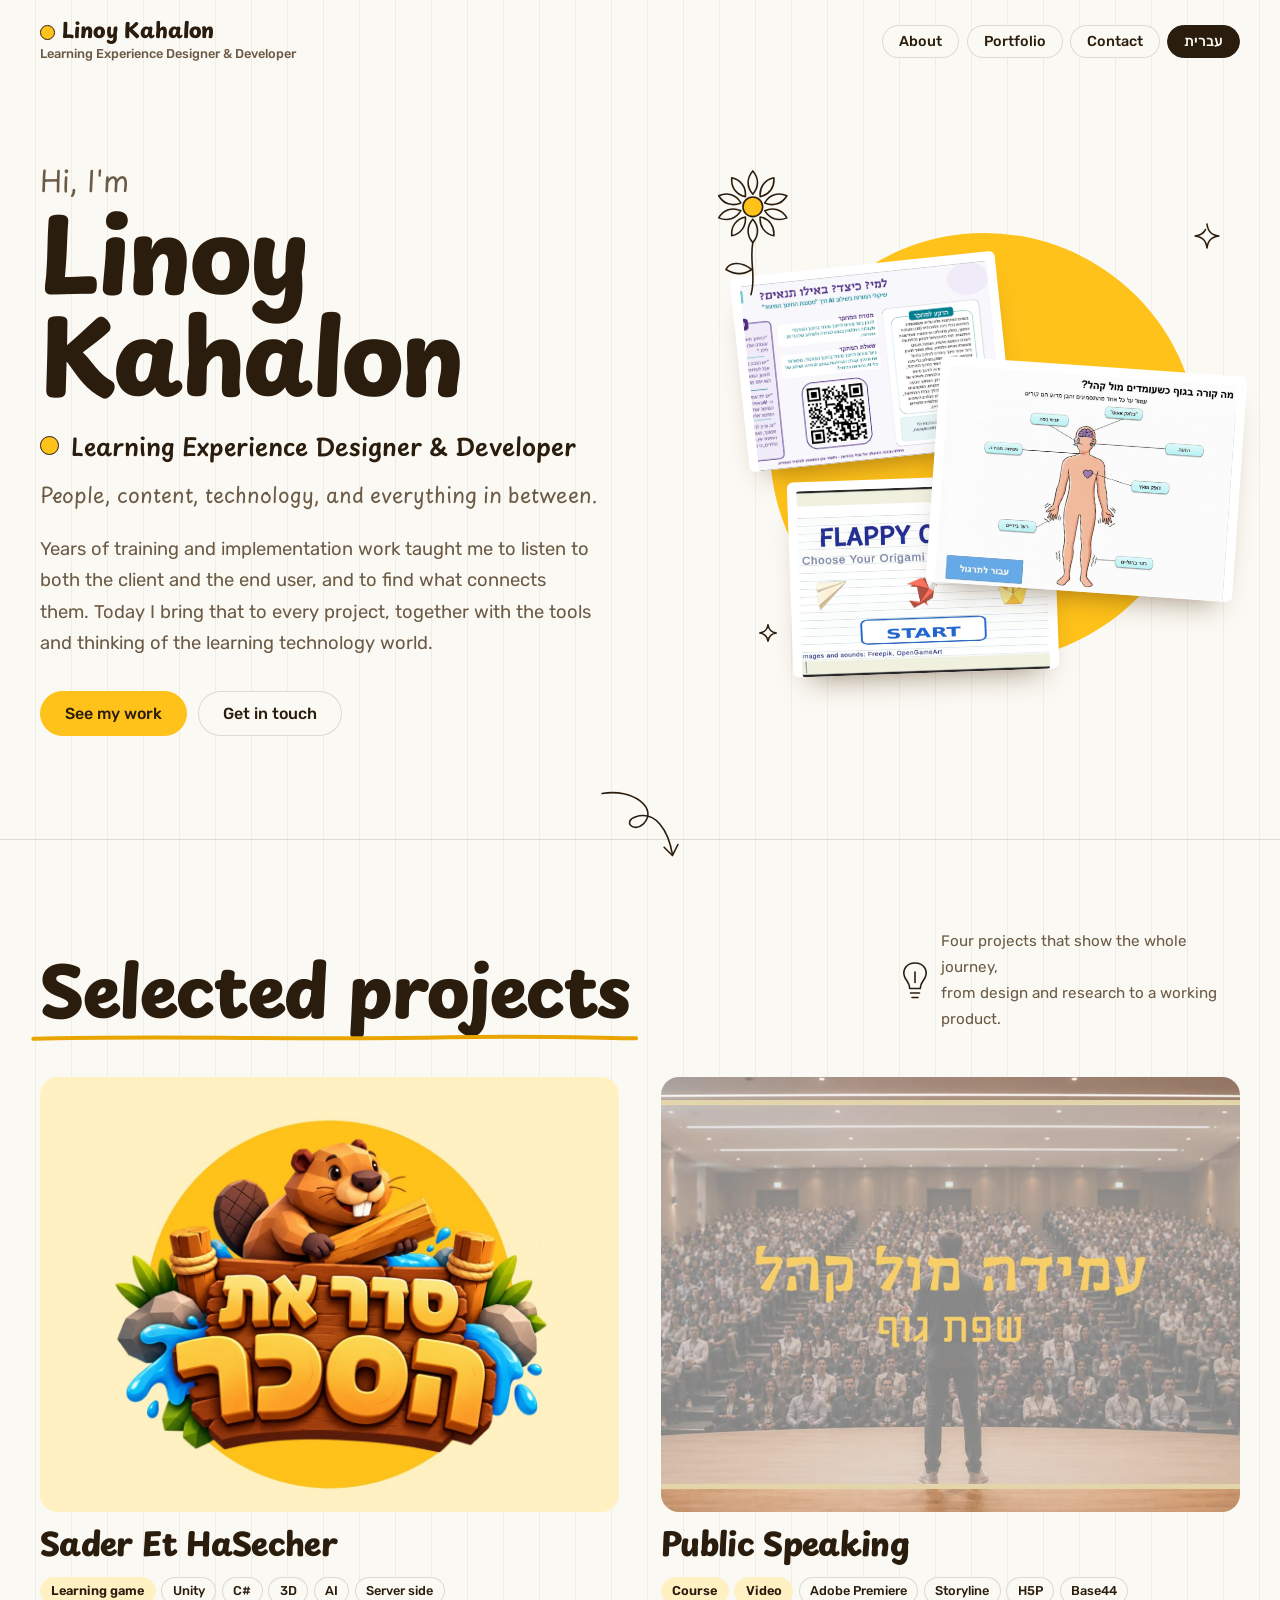
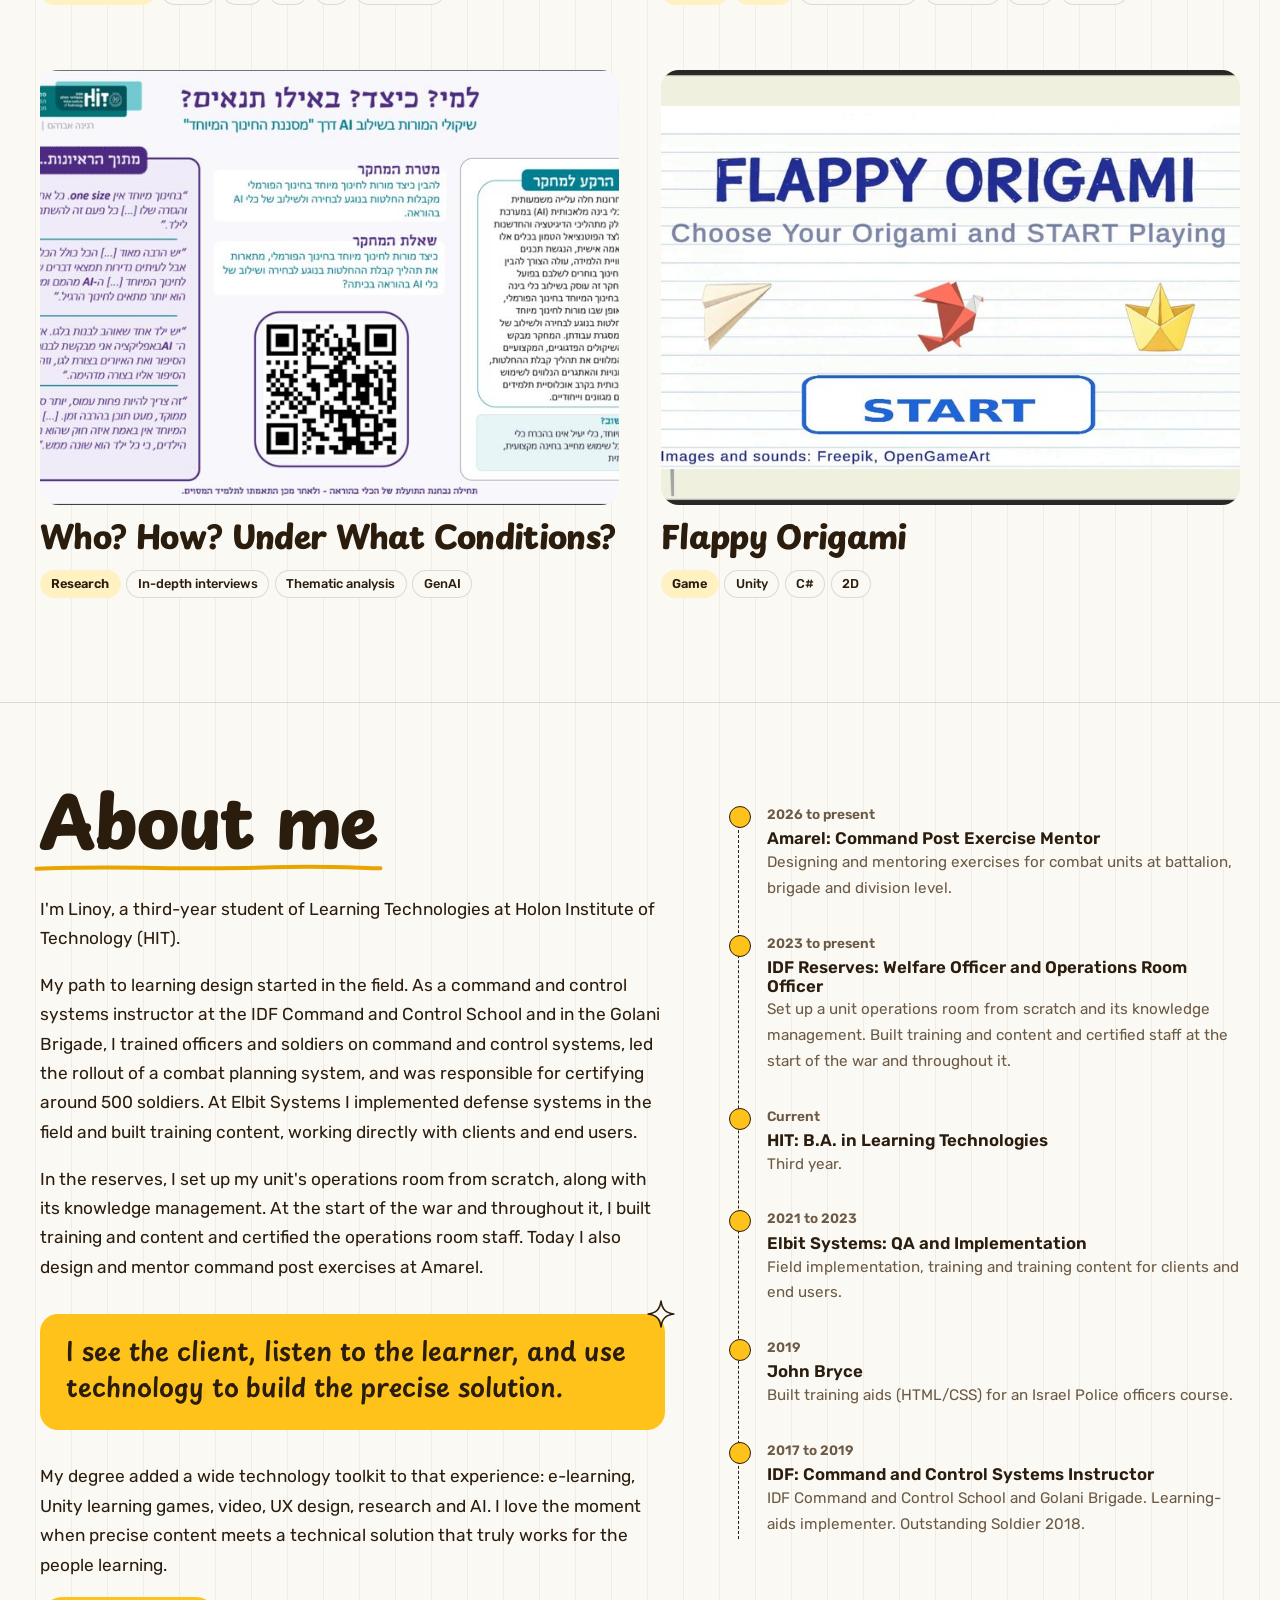
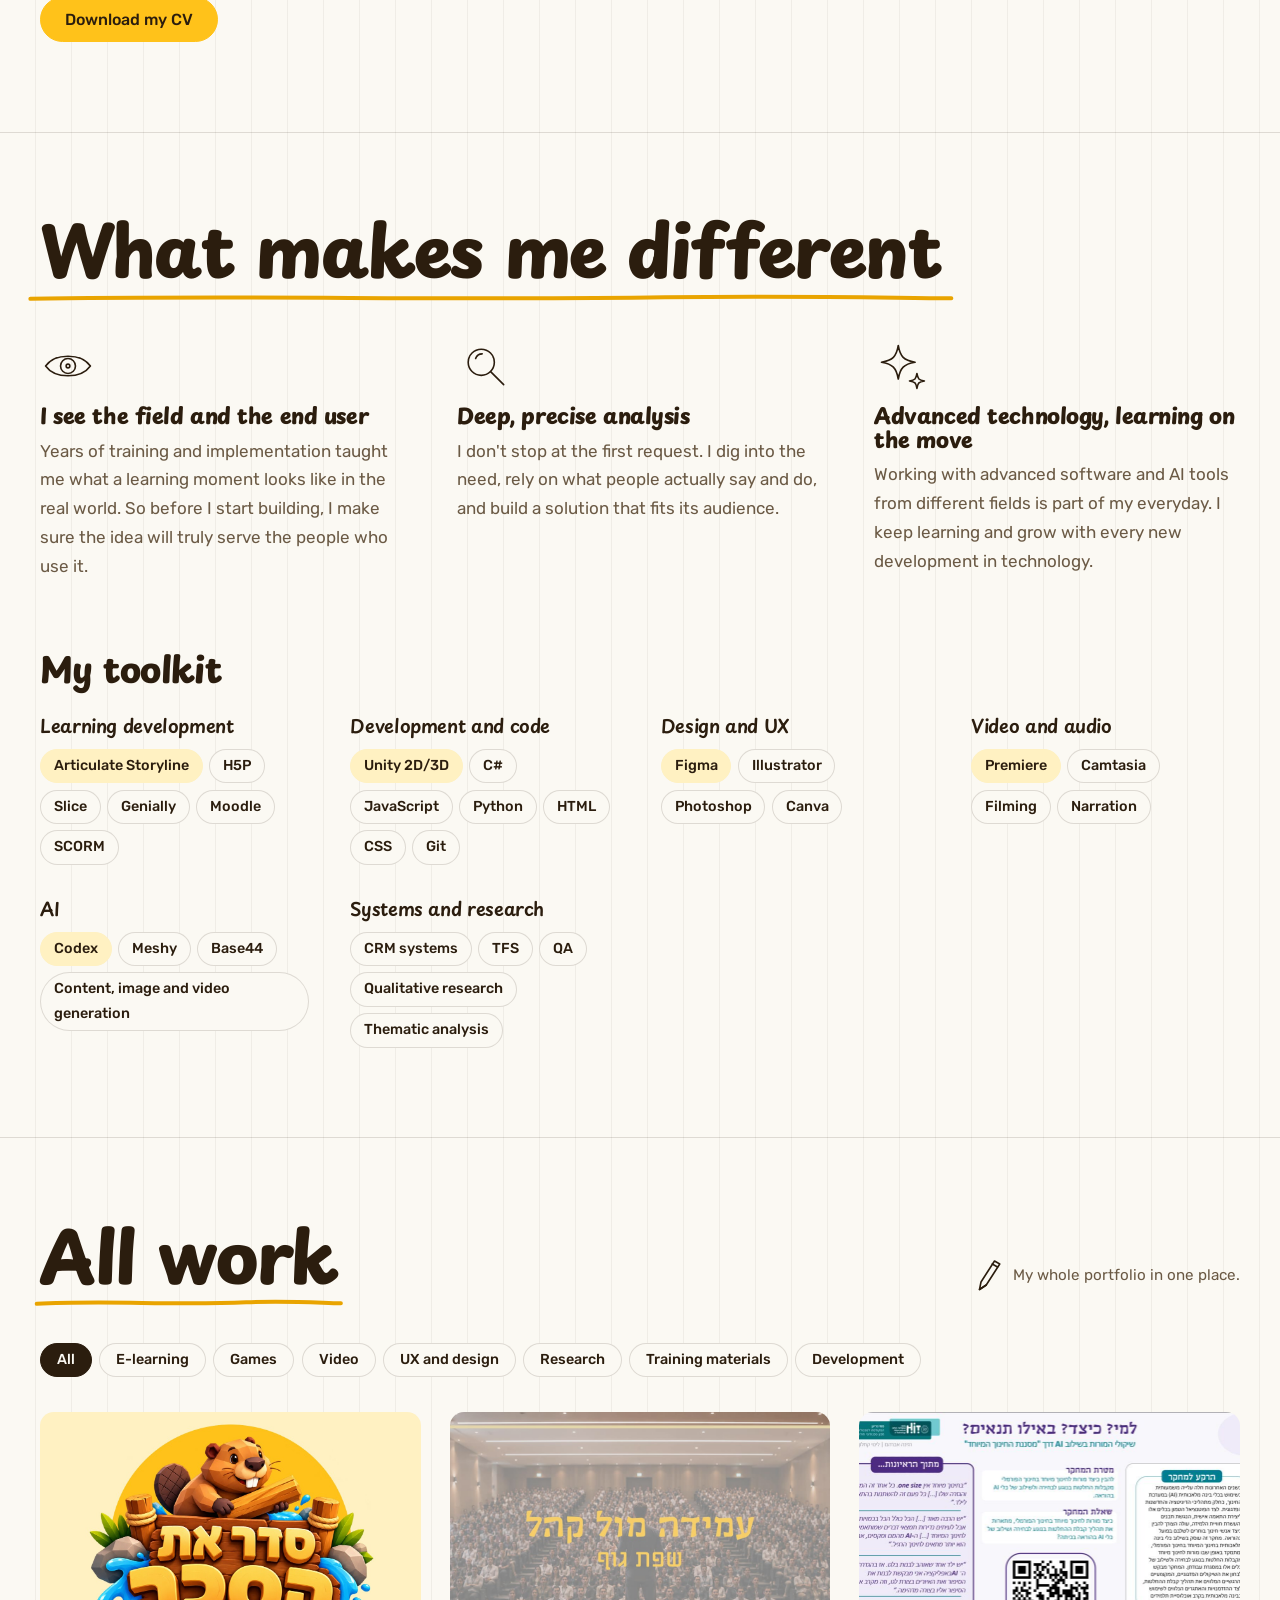
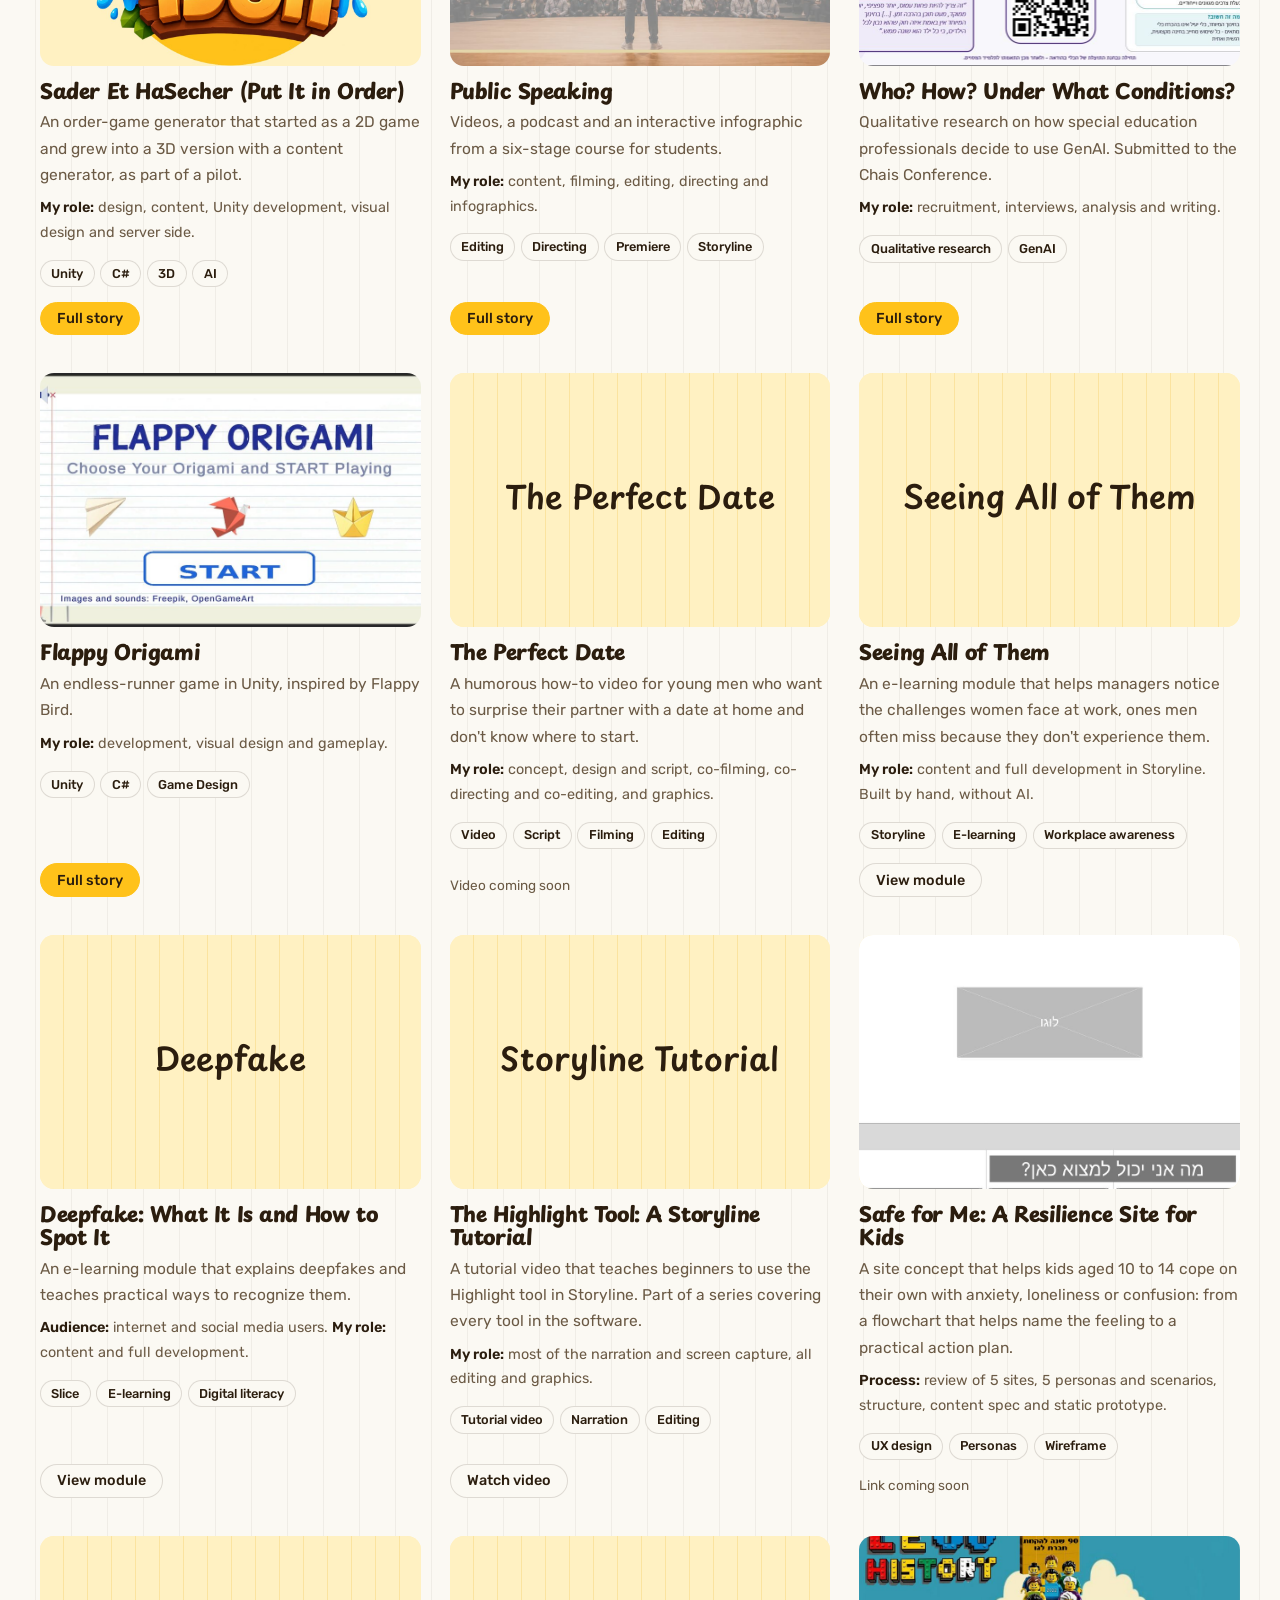
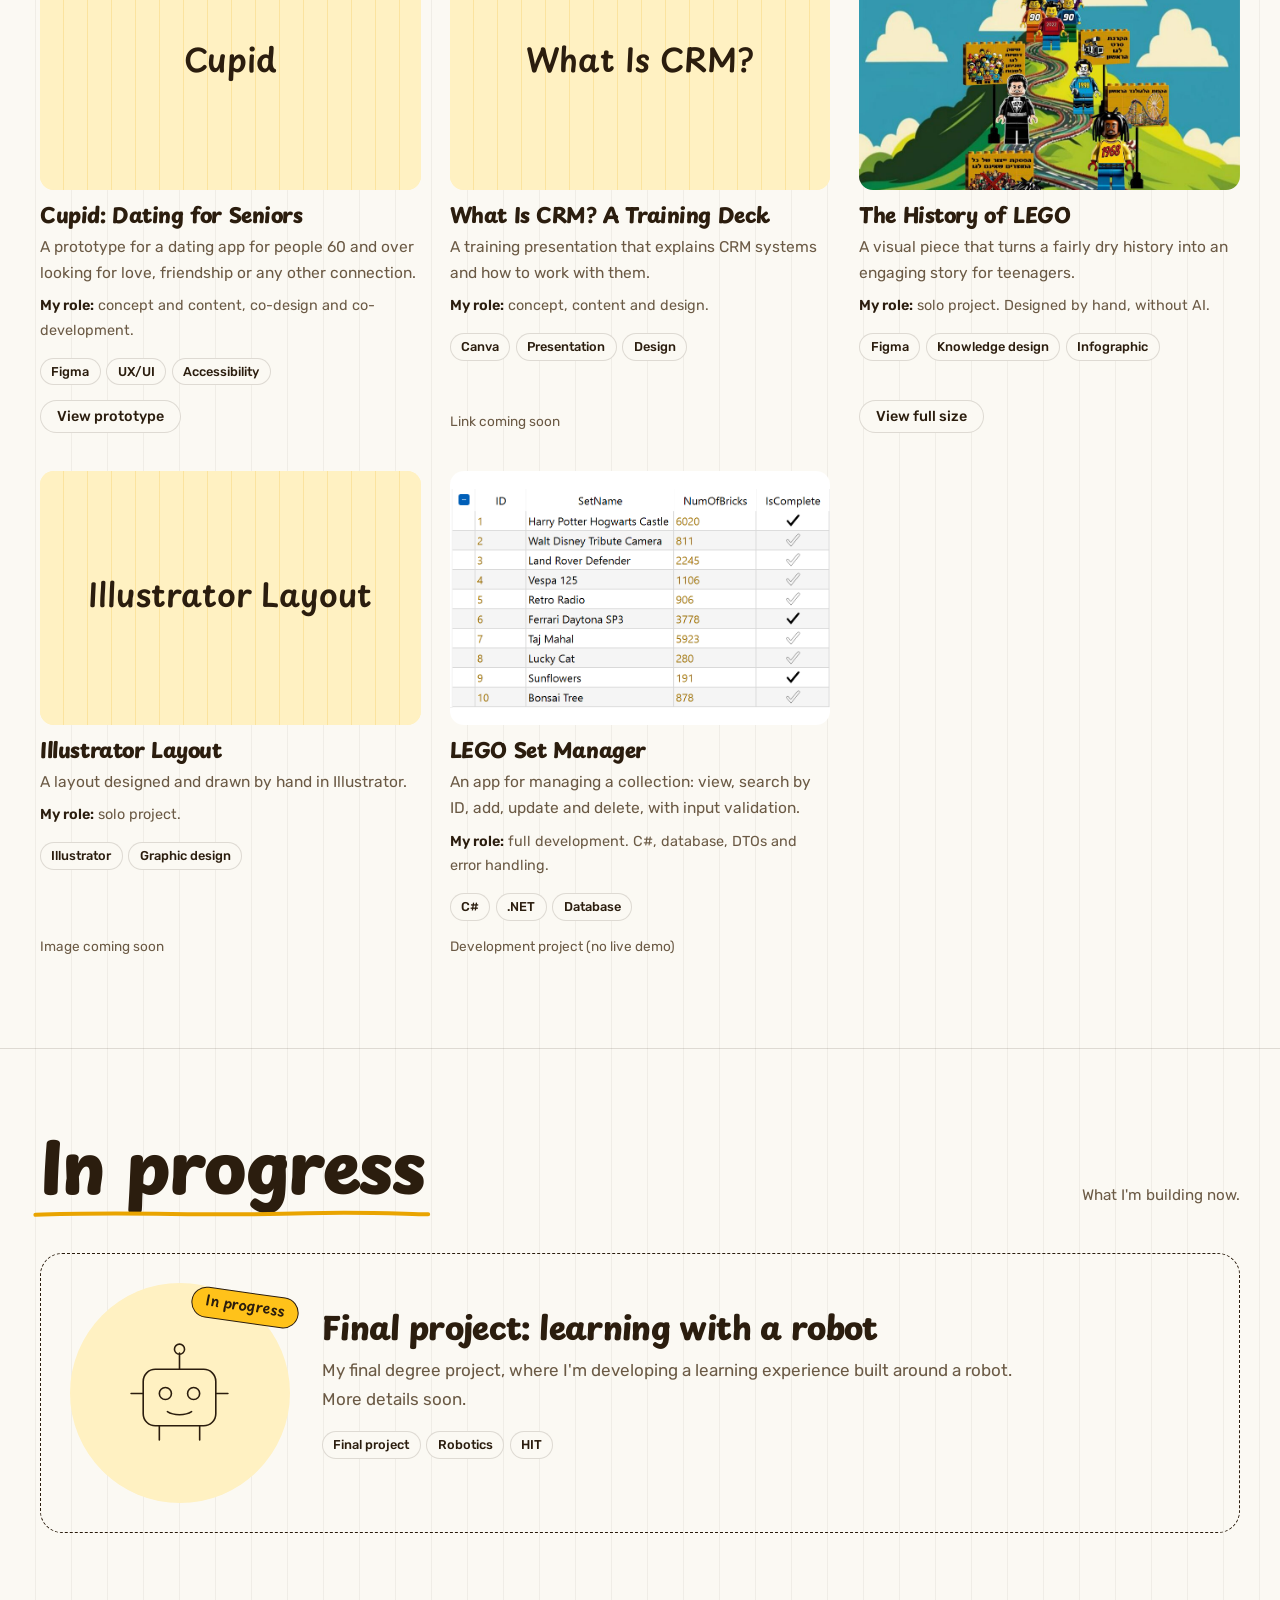
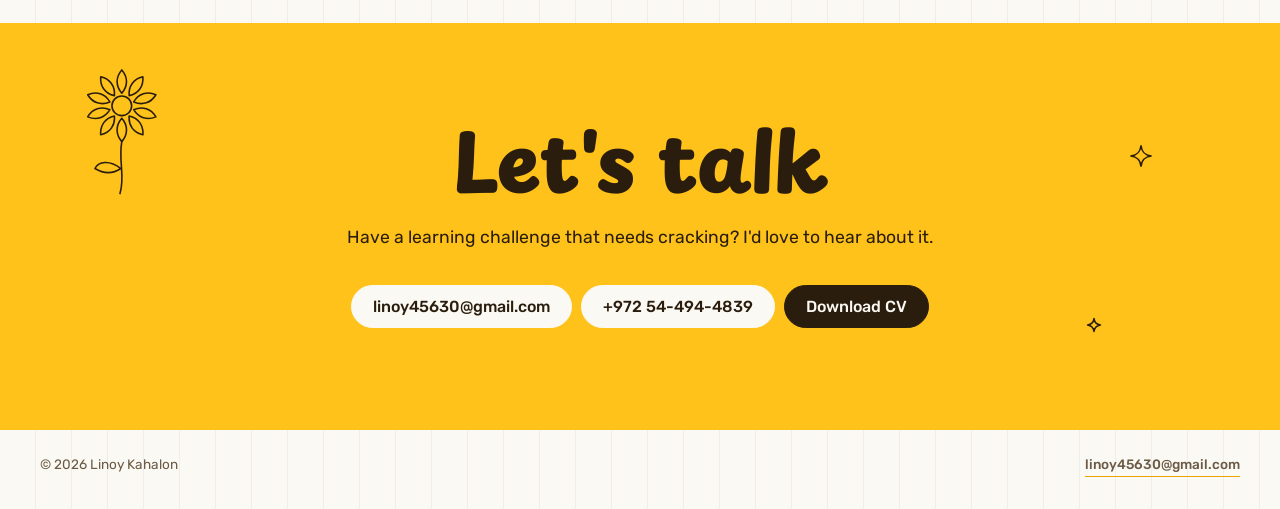
<file: en/index.html>
<!DOCTYPE html>
<html lang="en" dir="ltr">
<head>
<meta charset="utf-8">
<meta name="viewport" content="width=device-width, initial-scale=1">
<title>Linoy Kahalon | Learning Experience Designer & Developer</title>
<meta name="description" content="Portfolio of Linoy Kahalon, learning experience designer and developer. E-learning, Unity learning games, video, UX and research.">
<link rel="preconnect" href="https://fonts.googleapis.com"><link rel="preconnect" href="https://fonts.gstatic.com" crossorigin><link href="https://fonts.googleapis.com/css2?family=Playpen+Sans+Hebrew:wght@400;600;800&family=Rubik:wght@400;500;600&display=swap" rel="stylesheet">
<link rel="stylesheet" href="../assets/css/style.css">
</head>
<body>
<a class="skip" href="#main">Skip to content</a>
<header class="site-header">
  <div class="wrap">
    <a class="brand" href="#top"><span class="brand-name">Linoy Kahalon</span><span class="brand-title">Learning Experience Designer &amp; Developer</span></a>
    <button class="pill menu-btn" aria-expanded="false" aria-controls="nav">Menu</button>
    <nav class="nav" id="nav" aria-label="Main">
      <a class="pill" href="#about">About</a>
      <a class="pill" href="#works">Portfolio</a>
      <a class="pill" href="#contact">Contact</a>
      <a class="pill lang-pill" href="../index.html" lang="he" hreflang="he">עברית</a>
    </nav>
  </div>
</header>
<main id="main">

<section class="intro" id="top">
  <div class="wrap intro-grid">
    <div class="intro-text">
      <p class="hello">Hi, I'm</p>
      <h1>Linoy Kahalon</h1>
      <p class="role">Learning Experience Designer &amp; Developer</p>
      <p class="motto">People, content, technology, and everything in between.</p>
      <p class="intro-lede">Years of training and implementation work taught me to listen to both the client and the end user, and to find what connects them. Today I bring that to every project, together with the tools and thinking of the learning technology world.</p>
      <div class="intro-cta">
        <a class="pill sun big" href="#works">See my work</a>
        <a class="pill big" href="#contact">Get in touch</a>
      </div>
    </div>
    <div class="intro-art" aria-hidden="true">
      <div class="sun-disc"></div>
      <svg class="doodle draw hide-sm" viewBox="-50 -50 100 150" style="inset-inline-start:-4%;top:-6%;width:clamp(70px,7vw,100px);z-index:3" aria-hidden="true">
<circle pathLength="1" class="sunfill" r="11"/><path pathLength="1" class="d2" transform="rotate(0)" d="M0,-14 C7,-22 7,-32 0,-40 C-7,-32 -7,-22 0,-14"/><path pathLength="1" class="d2" transform="rotate(36)" d="M0,-14 C7,-22 7,-32 0,-40 C-7,-32 -7,-22 0,-14"/><path pathLength="1" class="d2" transform="rotate(72)" d="M0,-14 C7,-22 7,-32 0,-40 C-7,-32 -7,-22 0,-14"/><path pathLength="1" class="d2" transform="rotate(108)" d="M0,-14 C7,-22 7,-32 0,-40 C-7,-32 -7,-22 0,-14"/><path pathLength="1" class="d2" transform="rotate(144)" d="M0,-14 C7,-22 7,-32 0,-40 C-7,-32 -7,-22 0,-14"/><path pathLength="1" class="d2" transform="rotate(180)" d="M0,-14 C7,-22 7,-32 0,-40 C-7,-32 -7,-22 0,-14"/><path pathLength="1" class="d2" transform="rotate(216)" d="M0,-14 C7,-22 7,-32 0,-40 C-7,-32 -7,-22 0,-14"/><path pathLength="1" class="d2" transform="rotate(252)" d="M0,-14 C7,-22 7,-32 0,-40 C-7,-32 -7,-22 0,-14"/><path pathLength="1" class="d2" transform="rotate(288)" d="M0,-14 C7,-22 7,-32 0,-40 C-7,-32 -7,-22 0,-14"/><path pathLength="1" class="d2" transform="rotate(324)" d="M0,-14 C7,-22 7,-32 0,-40 C-7,-32 -7,-22 0,-14"/>
<path pathLength="1" class="d3" d="M0,40 C-4,62 4,78 -2,98"/><path pathLength="1" class="d3" d="M-1,70 C-14,60 -26,62 -30,70 C-20,76 -10,76 -1,70"/></svg>
      <svg class="doodle draw" viewBox="0 0 24 24" style="inset-inline-end:4%;top:6%;width:26px" aria-hidden="true"><path pathLength="1" d="M12 1 C13 8 16 11 23 12 C16 13 13 16 12 23 C11 16 8 13 1 12 C8 11 11 8 12 1Z"/></svg><svg class="doodle draw" viewBox="0 0 24 24" style="inset-inline-start:6%;bottom:12%;width:18px" aria-hidden="true"><path pathLength="1" d="M12 1 C13 8 16 11 23 12 C16 13 13 16 12 23 C11 16 8 13 1 12 C8 11 11 8 12 1Z"/></svg>
      <figure class="print p1"><img src="../assets/img/research-poster.jpg" alt="" style="object-position:right center"></figure>
      <figure class="print p2"><img src="../assets/img/infographic.jpg" alt=""></figure>
      <figure class="print p3"><img src="../assets/img/flappy-start.jpg" alt=""></figure>
    </div>
  </div>
  <svg class="doodle draw hide-sm" viewBox="0 0 130 110" style="inset-inline-start:50%;bottom:-1.6rem;width:clamp(70px,7vw,100px);transform:translateX(-50%)" aria-hidden="true">
<path pathLength="1" d="M10,8 C55,0 92,30 70,52 C55,66 40,48 58,42 C88,32 106,62 112,96"/><path pathLength="1" class="d2" d="M100,86 L112,98 L120,82"/></svg>
</section>

<section class="section" id="projects" aria-labelledby="projects-title">
  <div class="wrap">
    <div class="head"><span class="underlined"><h2 id="projects-title">Selected projects</h2><svg class="doodle" viewBox="0 0 220 16" preserveAspectRatio="none" aria-hidden="true"><path d="M4,11 C50,4 100,14 150,8 C180,5 200,9 216,10"/></svg></span><p class="aside"><svg class="doodle" viewBox="0 0 40 56" aria-hidden="true"><path d="M20,4 C8,4 3,14 6,22 C8,28 13,30 13,38 L27,38 C27,30 32,28 34,22 C37,14 32,4 20,4Z"/><path d="M14,44 L26,44 M16,50 L24,50"/><path d="M20,16 L20,30"/></svg><span>Four projects that show the whole journey,<br>from design and research to a working product.</span></p></div>
    <div class="menu">
      <a class="item" href="projects/sader.html">
  <div class="pic"><img src="../assets/img/sader-logo-card.jpg" alt="Sader Et HaSecher game logo" loading="lazy"><span class="note">A game generator that lets teachers add content to fit any learning need. It started as a 2D game and grew into a 3D version as part of a pilot.</span></div>
  <div class="row"><h3>Sader Et HaSecher</h3></div>
  <ul class="tags"><li class="kind-tag">Learning game</li><li>Unity</li><li>C#</li><li>3D</li><li>AI</li><li>Server side</li></ul>
</a>
      <a class="item" href="projects/public-speaking.html">
  <div class="pic"><img src="../assets/img/speaking-body.jpg" alt="Opening title of the Body Language video" loading="lazy"><span class="note">Videos, a podcast and an interactive infographic from a six-stage hybrid course for entrepreneurship and law students.</span></div>
  <div class="row"><h3>Public Speaking</h3></div>
  <ul class="tags"><li class="kind-tag">Course</li><li class="kind-tag">Video</li><li>Adobe Premiere</li><li>Storyline</li><li>H5P</li><li>Base44</li></ul>
</a>
      <a class="item" href="projects/research.html">
  <div class="pic"><img src="../assets/img/research-card.jpg" alt="Research poster" loading="lazy"><span class="note">Qualitative research on how special education professionals decide to use GenAI in teaching, based on 15 in-depth interviews. Submitted to the Chais Conference.</span></div>
  <div class="row"><h3>Who? How? Under What Conditions?</h3></div>
  <ul class="tags"><li class="kind-tag">Research</li><li>In-depth interviews</li><li>Thematic analysis</li><li>GenAI</li></ul>
</a>
      <a class="item" href="projects/flappy-origami.html">
  <div class="pic"><img src="../assets/img/flappy-start.jpg" alt="Flappy Origami start screen" loading="lazy" style="object-position:center 40%"><span class="note">A hand-coded Unity game. Inspired by Flappy Bird: a paper origami flying down a school hallway full of obstacles.</span></div>
  <div class="row"><h3>Flappy Origami</h3></div>
  <ul class="tags"><li class="kind-tag">Game</li><li>Unity</li><li>C#</li><li>2D</li></ul>
</a>
    </div>
  </div>
</section>

<section class="section" id="about" aria-labelledby="about-title">
  <div class="wrap about">
    <div class="about-text">
      <div class="head" style="margin-bottom:2rem"><span class="underlined"><h2 id="about-title">About me</h2><svg class="doodle" viewBox="0 0 220 16" preserveAspectRatio="none" aria-hidden="true"><path d="M4,11 C50,4 100,14 150,8 C180,5 200,9 216,10"/></svg></span></div>
      <p>I'm Linoy, a third-year student of Learning Technologies at Holon Institute of Technology (HIT).</p>
      <p>My path to learning design started in the field. As a command and control systems instructor at the IDF Command and Control School and in the Golani Brigade, I trained officers and soldiers on command and control systems, led the rollout of a combat planning system, and was responsible for certifying around 500 soldiers. At Elbit Systems I implemented defense systems in the field and built training content, working directly with clients and end users.</p>
      <p>In the reserves, I set up my unit's operations room from scratch, along with its knowledge management. At the start of the war and throughout it, I built training and content and certified the operations room staff. Today I also design and mentor command post exercises at Amarel.</p>
      <blockquote><svg class="doodle" viewBox="0 0 24 24" style="inset-inline-end:-10px;top:-14px;width:28px" aria-hidden="true"><path d="M12 1 C13 8 16 11 23 12 C16 13 13 16 12 23 C11 16 8 13 1 12 C8 11 11 8 12 1Z"/></svg>I see the client, listen to the learner, and use technology to build the precise solution.</blockquote>
      <p>My degree added a wide technology toolkit to that experience: e-learning, Unity learning games, video, UX design, research and AI. I love the moment when precise content meets a technical solution that truly works for the people learning.</p>
      <a class="pill sun big" href="../assets/files/Linoy-Kahalon-CV.pdf" download>Download my CV</a>
    </div>
    <ol class="timeline" aria-label="Career timeline">
      <li><span class="when">2026 to present</span><h3>Amarel: Command Post Exercise Mentor</h3><p>Designing and mentoring exercises for combat units at battalion, brigade and division level.</p></li>
      <li><span class="when">2023 to present</span><h3>IDF Reserves: Welfare Officer and Operations Room Officer</h3><p>Set up a unit operations room from scratch and its knowledge management. Built training and content and certified staff at the start of the war and throughout it.</p></li>
      <li><span class="when">Current</span><h3>HIT: B.A. in Learning Technologies</h3><p>Third year.</p></li>
      <li><span class="when">2021 to 2023</span><h3>Elbit Systems: QA and Implementation</h3><p>Field implementation, training and training content for clients and end users.</p></li>
      <li><span class="when">2019</span><h3>John Bryce</h3><p>Built training aids (HTML/CSS) for an Israel Police officers course.</p></li>
      <li><span class="when">2017 to 2019</span><h3>IDF: Command and Control Systems Instructor</h3><p>IDF Command and Control School and Golani Brigade. Learning-aids implementer. Outstanding Soldier 2018.</p></li>
    </ol>
  </div>
</section>

<section class="section" id="unique" aria-labelledby="unique-title">
  <div class="wrap">
    <div class="head"><span class="underlined"><h2 id="unique-title">What makes me different</h2><svg class="doodle" viewBox="0 0 220 16" preserveAspectRatio="none" aria-hidden="true"><path d="M4,11 C50,4 100,14 150,8 C180,5 200,9 216,10"/></svg></span></div>
    <div class="points">
      <div class="point"><svg class="doodle" viewBox="0 0 60 60" aria-hidden="true"><path d="M6,30 C16,16 44,16 54,30 C44,44 16,44 6,30 Z"/><circle cx="30" cy="30" r="8"/><circle cx="30" cy="30" r="2"/></svg><h3>I see the field and the end user</h3><p>Years of training and implementation taught me what a learning moment looks like in the real world. So before I start building, I make sure the idea will truly serve the people who use it.</p></div>
      <div class="point"><svg class="doodle" viewBox="0 0 60 60" aria-hidden="true"><circle cx="26" cy="26" r="14"/><path d="M36,36 L50,50"/><path d="M20,22 C21,19 24,17 27,17"/></svg><h3>Deep, precise analysis</h3><p>I don't stop at the first request. I dig into the need, rely on what people actually say and do, and build a solution that fits its audience.</p></div>
      <div class="point"><svg class="doodle" viewBox="0 0 60 60" aria-hidden="true"><path d="M26 8 C28 20 32 24 44 26 C32 28 28 32 26 44 C24 32 20 28 8 26 C20 24 24 20 26 8Z"/><path d="M46 38 C47 44 48 45 54 46 C48 47 47 48 46 54 C45 48 44 47 38 46 C44 45 45 44 46 38Z"/></svg><h3>Advanced technology, learning on the move</h3><p>Working with advanced software and AI tools from different fields is part of my everyday. I keep learning and grow with every new development in technology.</p></div>
    </div>
    <div class="tools-block">
      <h3 class="tools-title">My toolkit</h3>
      <div class="toolbox">
        <div><h3>Learning development</h3><ul><li class="hot">Articulate Storyline</li><li>H5P</li><li>Slice</li><li>Genially</li><li>Moodle</li><li>SCORM</li></ul></div>
        <div><h3>Development and code</h3><ul><li class="hot">Unity 2D/3D</li><li>C#</li><li>JavaScript</li><li>Python</li><li>HTML</li><li>CSS</li><li>Git</li></ul></div>
        <div><h3>Design and UX</h3><ul><li class="hot">Figma</li><li>Illustrator</li><li>Photoshop</li><li>Canva</li></ul></div>
        <div><h3>Video and audio</h3><ul><li class="hot">Premiere</li><li>Camtasia</li><li>Filming</li><li>Narration</li></ul></div>
        <div><h3>AI</h3><ul><li class="hot">Codex</li><li>Meshy</li><li>Base44</li><li>Content, image and video generation</li></ul></div>
        <div><h3>Systems and research</h3><ul><li>CRM systems</li><li>TFS</li><li>QA</li><li>Qualitative research</li><li>Thematic analysis</li></ul></div>
      </div>
    </div>
  </div>
</section>

<section class="section" id="works" aria-labelledby="works-title">
  <div class="wrap">
    <div class="head"><span class="underlined"><h2 id="works-title">All work</h2><svg class="doodle" viewBox="0 0 220 16" preserveAspectRatio="none" aria-hidden="true"><path d="M4,11 C50,4 100,14 150,8 C180,5 200,9 216,10"/></svg></span><p class="aside"><svg class="doodle" viewBox="0 0 40 56" aria-hidden="true"><path d="M10,46 L12,36 L30,8 L37,12 L19,40 Z"/><path d="M27,12 L34,16"/><path d="M10,46 L19,40"/></svg><span>My whole portfolio in one place.</span></p></div>
    <div class="filters" role="group" aria-label="Filter by type">
      <button class="pill" data-filter="all" aria-pressed="true">All</button>
      <button class="pill" data-filter="elearning" aria-pressed="false">E-learning</button>
      <button class="pill" data-filter="games" aria-pressed="false">Games</button>
      <button class="pill" data-filter="video" aria-pressed="false">Video</button>
      <button class="pill" data-filter="ux" aria-pressed="false">UX and design</button>
      <button class="pill" data-filter="research" aria-pressed="false">Research</button>
      <button class="pill" data-filter="training" aria-pressed="false">Training materials</button>
      <button class="pill" data-filter="dev" aria-pressed="false">Development</button>
    </div>
    <div class="gallery">
<article class="work" data-cat="games">
  <div class="pic"><img src="../assets/img/sader-logo-card.jpg" alt="Sader Et HaSecher game logo" loading="lazy"></div>
  <h3>Sader Et HaSecher (Put It in Order)</h3>
  <p>An order-game generator that started as a 2D game and grew into a 3D version with a content generator, as part of a pilot.</p>
  <p class="meta"><strong>My role:</strong> design, content, Unity development, visual design and server side.</p>
  <ul class="tags"><li>Unity</li><li>C#</li><li>3D</li><li>AI</li></ul>
  <a class="pill go sun" href="projects/sader.html">Full story</a>
</article>
<article class="work" data-cat="video elearning">
  <div class="pic"><img src="../assets/img/speaking-body.jpg" alt="Opening title of the Body Language video" loading="lazy"></div>
  <h3>Public Speaking</h3>
  <p>Videos, a podcast and an interactive infographic from a six-stage course for students.</p>
  <p class="meta"><strong>My role:</strong> content, filming, editing, directing and infographics.</p>
  <ul class="tags"><li>Editing</li><li>Directing</li><li>Premiere</li><li>Storyline</li></ul>
  <a class="pill go sun" href="projects/public-speaking.html">Full story</a>
</article>
<article class="work" data-cat="research">
  <div class="pic"><img src="../assets/img/research-card.jpg" alt="Research poster" loading="lazy"></div>
  <h3>Who? How? Under What Conditions?</h3>
  <p>Qualitative research on how special education professionals decide to use GenAI. Submitted to the Chais Conference.</p>
  <p class="meta"><strong>My role:</strong> recruitment, interviews, analysis and writing.</p>
  <ul class="tags"><li>Qualitative research</li><li>GenAI</li></ul>
  <a class="pill go sun" href="projects/research.html">Full story</a>
</article>
<article class="work" data-cat="games dev">
  <div class="pic"><img src="../assets/img/flappy-start.jpg" alt="Flappy Origami start screen" loading="lazy"></div>
  <h3>Flappy Origami</h3>
  <p>An endless-runner game in Unity, inspired by Flappy Bird.</p>
  <p class="meta"><strong>My role:</strong> development, visual design and gameplay.</p>
  <ul class="tags"><li>Unity</li><li>C#</li><li>Game Design</li></ul>
  <a class="pill go sun" href="projects/flappy-origami.html">Full story</a>
</article>
<article class="work" data-cat="video">
  <div class="pic"><div class="ph">The Perfect Date</div></div>
  <h3>The Perfect Date</h3>
  <p>A humorous how-to video for young men who want to surprise their partner with a date at home and don't know where to start.</p>
  <p class="meta"><strong>My role:</strong> concept, design and script, co-filming, co-directing and co-editing, and graphics.</p>
  <ul class="tags"><li>Video</li><li>Script</li><li>Filming</li><li>Editing</li></ul>
  <span class="pending">Video coming soon</span>
</article>
<article class="work" data-cat="elearning">
  <div class="pic"><div class="ph">Seeing All of Them</div></div>
  <h3>Seeing All of Them</h3>
  <p>An e-learning module that helps managers notice the challenges women face at work, ones men often miss because they don't experience them.</p>
  <p class="meta"><strong>My role:</strong> content and full development in Storyline. Built by hand, without AI.</p>
  <ul class="tags"><li>Storyline</li><li>E-learning</li><li>Workplace awareness</li></ul>
  <a class="pill go" href="https://360.articulate.com/review/content/0aeb224f-6965-421b-b38f-12e90aecdbde/review" target="_blank" rel="noopener">View module</a>
</article>
<article class="work" data-cat="elearning">
  <div class="pic"><div class="ph">Deepfake</div></div>
  <h3>Deepfake: What It Is and How to Spot It</h3>
  <p>An e-learning module that explains deepfakes and teaches practical ways to recognize them.</p>
  <p class="meta"><strong>Audience:</strong> internet and social media users. <strong>My role:</strong> content and full development.</p>
  <ul class="tags"><li>Slice</li><li>E-learning</li><li>Digital literacy</li></ul>
  <a class="pill go" href="https://edu.sliceapp.net/share/695531fb4591ca083260ccbd" target="_blank" rel="noopener">View module</a>
</article>
<article class="work" data-cat="video">
  <div class="pic"><div class="ph">Storyline Tutorial</div></div>
  <h3>The Highlight Tool: A Storyline Tutorial</h3>
  <p>A tutorial video that teaches beginners to use the Highlight tool in Storyline. Part of a series covering every tool in the software.</p>
  <p class="meta"><strong>My role:</strong> most of the narration and screen capture, all editing and graphics.</p>
  <ul class="tags"><li>Tutorial video</li><li>Narration</li><li>Editing</li></ul>
  <a class="pill go" href="https://360.articulate.com/review/content/14c747db-65d2-407c-b58c-fe82ca795a11/review" target="_blank" rel="noopener">Watch video</a>
</article>
<article class="work" data-cat="ux">
  <div class="pic"><img src="../assets/img/safe-wire.jpg" alt="Home page layout of the 'Safe for Me' site" loading="lazy" style="object-position:top"></div>
  <h3>Safe for Me: A Resilience Site for Kids</h3>
  <p>A site concept that helps kids aged 10 to 14 cope on their own with anxiety, loneliness or confusion: from a flowchart that helps name the feeling to a practical action plan.</p>
  <p class="meta"><strong>Process:</strong> review of 5 sites, 5 personas and scenarios, structure, content spec and static prototype.</p>
  <ul class="tags"><li>UX design</li><li>Personas</li><li>Wireframe</li></ul>
  <span class="pending">Link coming soon</span>
</article>
<article class="work" data-cat="ux">
  <div class="pic"><div class="ph">Cupid</div></div>
  <h3>Cupid: Dating for Seniors</h3>
  <p>A prototype for a dating app for people 60 and over looking for love, friendship or any other connection.</p>
  <p class="meta"><strong>My role:</strong> concept and content, co-design and co-development.</p>
  <ul class="tags"><li>Figma</li><li>UX/UI</li><li>Accessibility</li></ul>
  <a class="pill go" href="https://www.figma.com/proto/9FJ4DOx8jli3f39g3fi1hL/%D7%A7%D7%95%D7%A4%D7%99%D7%93%D7%95%D7%9F---%D7%90%D7%95%D7%A9%D7%A8--%D7%9C%D7%99%D7%A0%D7%95%D7%99-%D7%95%D7%A9%D7%99%D7%A8%D7%94?node-id=1-1148&amp;scaling=min-zoom&amp;content-scaling=fixed&amp;starting-point-node-id=1%3A1138" target="_blank" rel="noopener">View prototype</a>
</article>
<article class="work" data-cat="training">
  <div class="pic"><div class="ph">What Is CRM?</div></div>
  <h3>What Is CRM? A Training Deck</h3>
  <p>A training presentation that explains CRM systems and how to work with them.</p>
  <p class="meta"><strong>My role:</strong> concept, content and design.</p>
  <ul class="tags"><li>Canva</li><li>Presentation</li><li>Design</li></ul>
  <span class="pending">Link coming soon</span>
</article>
<article class="work" data-cat="ux">
  <div class="pic"><img src="../assets/img/lego-card.jpg" alt="Infographic: the history of LEGO" loading="lazy"></div>
  <h3>The History of LEGO</h3>
  <p>A visual piece that turns a fairly dry history into an engaging story for teenagers.</p>
  <p class="meta"><strong>My role:</strong> solo project. Designed by hand, without AI.</p>
  <ul class="tags"><li>Figma</li><li>Knowledge design</li><li>Infographic</li></ul>
  <a class="pill go" href="../assets/img/lego.jpg" target="_blank" rel="noopener">View full size</a>
</article>
<article class="work" data-cat="ux">
  <div class="pic"><div class="ph">Illustrator Layout</div></div>
  <h3>Illustrator Layout</h3>
  <p>A layout designed and drawn by hand in Illustrator.</p>
  <p class="meta"><strong>My role:</strong> solo project.</p>
  <ul class="tags"><li>Illustrator</li><li>Graphic design</li></ul>
  <span class="pending">Image coming soon</span>
</article>
<article class="work" data-cat="dev">
  <div class="pic"><img src="../assets/img/prog-db.png" alt="Database table of the LEGO set manager" loading="lazy" style="object-fit:contain;background:#fff"></div>
  <h3>LEGO Set Manager</h3>
  <p>An app for managing a collection: view, search by ID, add, update and delete, with input validation.</p>
  <p class="meta"><strong>My role:</strong> full development. C#, database, DTOs and error handling.</p>
  <ul class="tags"><li>C#</li><li>.NET</li><li>Database</li></ul>
  <span class="pending">Development project (no live demo)</span>
</article>
    </div>
  </div>
</section>

<section class="section" id="wip" aria-labelledby="wip-title">
  <div class="wrap">
    <div class="head"><span class="underlined"><h2 id="wip-title">In progress</h2><svg class="doodle" viewBox="0 0 220 16" preserveAspectRatio="none" aria-hidden="true"><path d="M4,11 C50,4 100,14 150,8 C180,5 200,9 216,10"/></svg></span><p class="aside"><span>What I'm building now.</span></p></div>
    <article class="wip">
      <div class="wip-art"><svg class="doodle" viewBox="0 0 60 60" aria-hidden="true"><rect x="12" y="18" width="36" height="28" rx="6"/><path d="M30,18 L30,10"/><circle cx="30" cy="8" r="2.5"/><circle cx="23" cy="30" r="3"/><circle cx="37" cy="30" r="3"/><path d="M24,39 C27,41 33,41 36,39"/><path d="M12,30 L6,30 M48,30 L54,30"/><path d="M20,46 L20,53 M40,46 L40,53"/></svg><span class="wip-badge">In progress</span></div>
      <div>
        <h3>Final project: learning with a robot</h3>
        <p>My final degree project, where I'm developing a learning experience built around a robot. More details soon.</p>
        <ul class="tags"><li>Final project</li><li>Robotics</li><li>HIT</li></ul>
      </div>
    </article>
  </div>
</section>

<section class="contact" id="contact" aria-labelledby="contact-title">
  <svg class="doodle draw hide-sm" viewBox="-50 -50 100 150" style="inset-inline-start:max(6vw,1rem);top:2.4rem;width:clamp(70px,7vw,100px)" aria-hidden="true">
<circle pathLength="1" class="sunfill" r="11"/><path pathLength="1" class="d2" transform="rotate(0)" d="M0,-14 C7,-22 7,-32 0,-40 C-7,-32 -7,-22 0,-14"/><path pathLength="1" class="d2" transform="rotate(36)" d="M0,-14 C7,-22 7,-32 0,-40 C-7,-32 -7,-22 0,-14"/><path pathLength="1" class="d2" transform="rotate(72)" d="M0,-14 C7,-22 7,-32 0,-40 C-7,-32 -7,-22 0,-14"/><path pathLength="1" class="d2" transform="rotate(108)" d="M0,-14 C7,-22 7,-32 0,-40 C-7,-32 -7,-22 0,-14"/><path pathLength="1" class="d2" transform="rotate(144)" d="M0,-14 C7,-22 7,-32 0,-40 C-7,-32 -7,-22 0,-14"/><path pathLength="1" class="d2" transform="rotate(180)" d="M0,-14 C7,-22 7,-32 0,-40 C-7,-32 -7,-22 0,-14"/><path pathLength="1" class="d2" transform="rotate(216)" d="M0,-14 C7,-22 7,-32 0,-40 C-7,-32 -7,-22 0,-14"/><path pathLength="1" class="d2" transform="rotate(252)" d="M0,-14 C7,-22 7,-32 0,-40 C-7,-32 -7,-22 0,-14"/><path pathLength="1" class="d2" transform="rotate(288)" d="M0,-14 C7,-22 7,-32 0,-40 C-7,-32 -7,-22 0,-14"/><path pathLength="1" class="d2" transform="rotate(324)" d="M0,-14 C7,-22 7,-32 0,-40 C-7,-32 -7,-22 0,-14"/>
<path pathLength="1" class="d3" d="M0,40 C-4,62 4,78 -2,98"/><path pathLength="1" class="d3" d="M-1,70 C-14,60 -26,62 -30,70 C-20,76 -10,76 -1,70"/></svg>
  <svg class="doodle" viewBox="0 0 24 24" style="inset-inline-end:10%;top:30%;width:22px" aria-hidden="true"><path d="M12 1 C13 8 16 11 23 12 C16 13 13 16 12 23 C11 16 8 13 1 12 C8 11 11 8 12 1Z"/></svg><svg class="doodle" viewBox="0 0 24 24" style="inset-inline-end:14%;bottom:24%;width:14px" aria-hidden="true"><path d="M12 1 C13 8 16 11 23 12 C16 13 13 16 12 23 C11 16 8 13 1 12 C8 11 11 8 12 1Z"/></svg>
  <div class="wrap">
    <h2 id="contact-title">Let's talk</h2>
    <p>Have a learning challenge that needs cracking? I'd love to hear about it.</p>
    <div class="links">
      <a class="pill" href="mailto:linoy45630@gmail.com">linoy45630@gmail.com</a>
      <a class="pill" href="tel:+972544944839">+972 54-494-4839</a>
      <a class="pill dark" href="../assets/files/Linoy-Kahalon-CV.pdf" download>Download CV</a>
    </div>
  </div>
</section>
</main>
<footer class="site-footer">
  <div class="wrap"><span>© 2026 Linoy Kahalon</span><a class="quiet" href="mailto:linoy45630@gmail.com">linoy45630@gmail.com</a></div>
</footer>
<script src="../assets/js/main.js"></script>
</body>
</html>
</file>
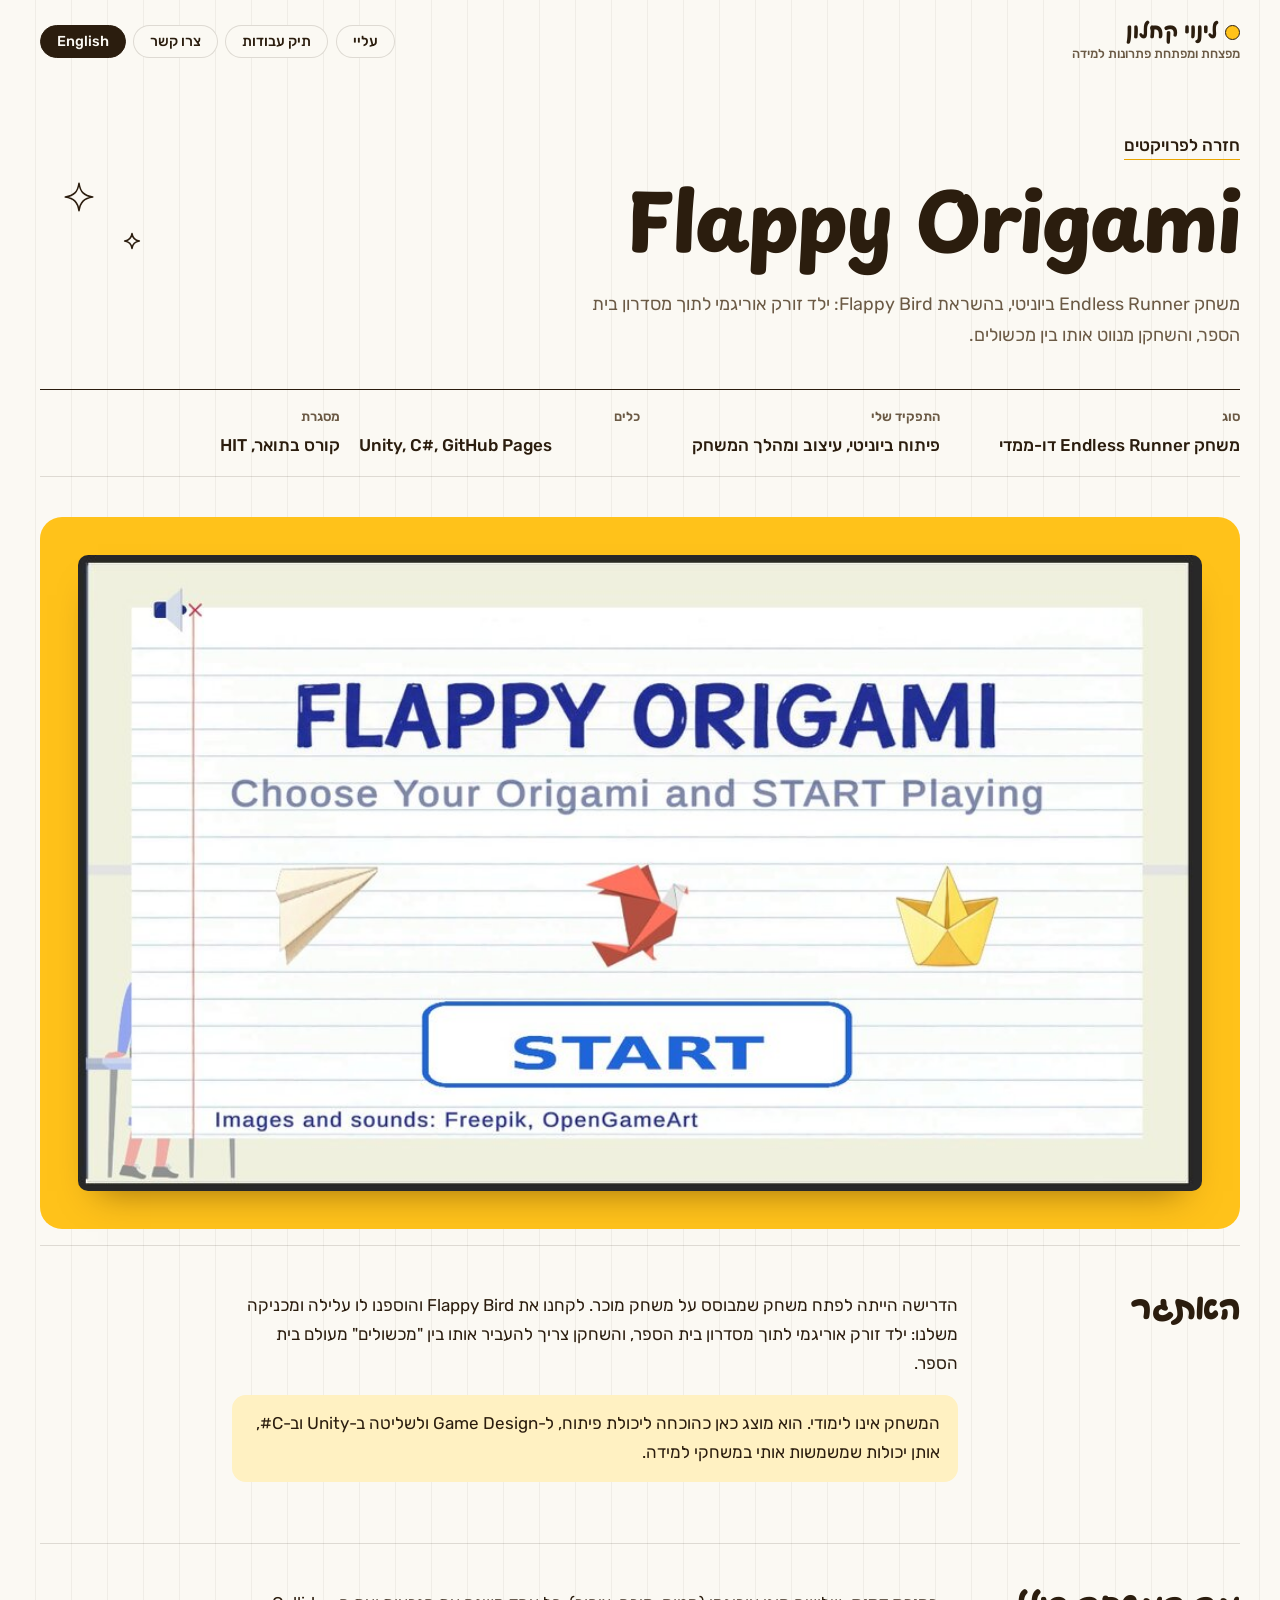
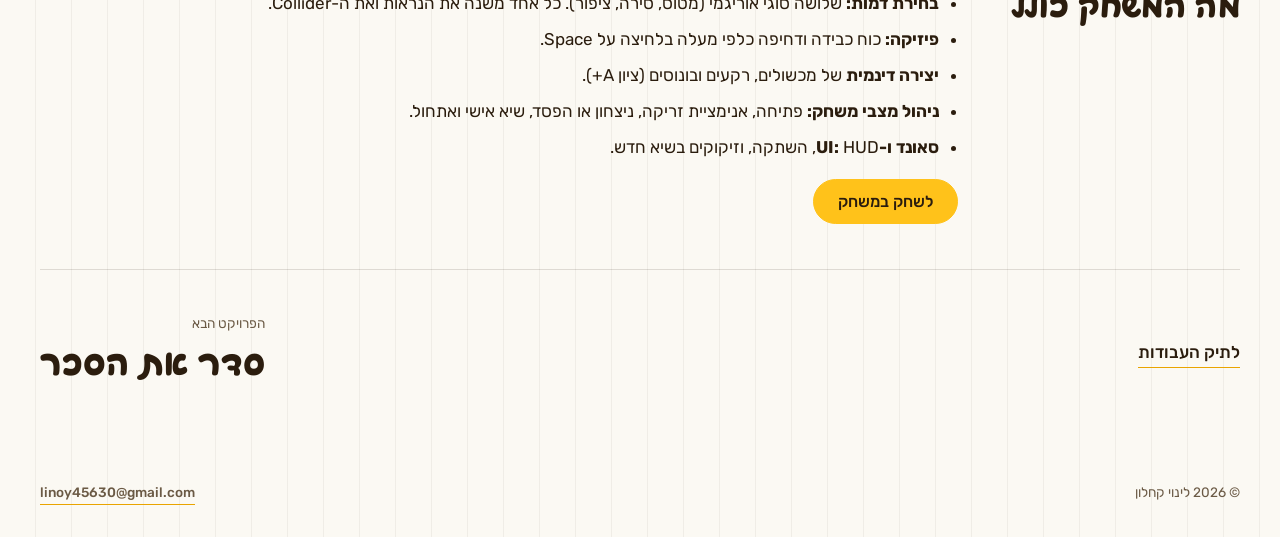
<file: projects/flappy-origami.html>
<!DOCTYPE html>
<html lang="he" dir="rtl">
<head>
<meta charset="utf-8">
<meta name="viewport" content="width=device-width, initial-scale=1">
<title>Flappy Origami | לינוי קחלון</title>
<link rel="preconnect" href="https://fonts.googleapis.com"><link rel="preconnect" href="https://fonts.gstatic.com" crossorigin><link href="https://fonts.googleapis.com/css2?family=Playpen+Sans+Hebrew:wght@400;600;800&family=Rubik:wght@400;500;600&display=swap" rel="stylesheet">
<link rel="stylesheet" href="../assets/css/style.css">
</head>
<body>
<a class="skip" href="#main">דלג לתוכן</a>
<header class="site-header">
  <div class="wrap">
    <a class="brand" href="../index.html#top"><span class="brand-name">לינוי קחלון</span><span class="brand-title">מפצחת ומפתחת פתרונות למידה</span></a>
    <button class="pill menu-btn" aria-expanded="false" aria-controls="nav">תפריט</button>
    <nav class="nav" id="nav" aria-label="ניווט ראשי">
      <a class="pill" href="../index.html#about">עליי</a>
      <a class="pill" href="../index.html#works">תיק עבודות</a>
      <a class="pill" href="../index.html#contact">צרו קשר</a>
      <a class="pill lang-pill" href="../en/projects/flappy-origami.html" lang="en" hreflang="en">English</a>
    </nav>
  </div>
</header>
<main id="main">
<section class="case-hero">
  <div class="wrap" style="position:relative">
    <svg class="doodle" viewBox="0 0 24 24" style="inset-inline-end:2%;top:3.2rem;width:30px" aria-hidden="true"><path d="M12 1 C13 8 16 11 23 12 C16 13 13 16 12 23 C11 16 8 13 1 12 C8 11 11 8 12 1Z"/></svg><svg class="doodle" viewBox="0 0 24 24" style="inset-inline-end:7%;top:6.4rem;width:16px" aria-hidden="true"><path d="M12 1 C13 8 16 11 23 12 C16 13 13 16 12 23 C11 16 8 13 1 12 C8 11 11 8 12 1Z"/></svg>
    <a class="quiet back" href="../index.html#projects">חזרה לפרויקטים</a>
    <h1>Flappy Origami</h1>
    <p class="lede">משחק Endless Runner ביוניטי, בהשראת Flappy Bird: ילד זורק אוריגמי לתוך מסדרון בית הספר, והשחקן מנווט אותו בין מכשולים.</p>
    <dl class="facts"><div><dt>סוג</dt><dd>משחק Endless Runner דו-ממדי</dd></div><div><dt>התפקיד שלי</dt><dd>פיתוח ביוניטי, עיצוב ומהלך המשחק</dd></div><div><dt>כלים</dt><dd>Unity, C#, GitHub Pages</dd></div><div><dt>מסגרת</dt><dd>קורס בתואר, HIT</dd></div></dl>
  </div>
</section>
<div class="wrap">
<figure class="cover"><img src="../assets/img/flappy-start.jpg" alt="מסך הפתיחה: בחירת אוריגמי והתחלת משחק"></figure>
<section class="case-section"><h2>האתגר</h2><div>
  <p>הדרישה הייתה לפתח משחק שמבוסס על משחק מוכר. לקחנו את Flappy Bird והוספנו לו עלילה ומכניקה משלנו: ילד זורק אוריגמי לתוך מסדרון בית הספר, והשחקן צריך להעביר אותו בין "מכשולים" מעולם בית הספר.</p>
  <p class="aside-note">המשחק אינו לימודי. הוא מוצג כאן כהוכחה ליכולת פיתוח, ל-Game Design ולשליטה ב-Unity וב-C#, אותן יכולות שמשמשות אותי במשחקי למידה.</p></div></section>
<section class="case-section"><h2>מה המשחק כולל</h2><div><ul>
  <li><strong>בחירת דמות:</strong> שלושה סוגי אוריגמי (מטוס, סירה, ציפור). כל אחד משנה את הנראות ואת ה-Collider.</li>
  <li><strong>פיזיקה:</strong> כוח כבידה ודחיפה כלפי מעלה בלחיצה על Space.</li>
  <li><strong>יצירה דינמית</strong> של מכשולים, רקעים ובונוסים (ציון A+).</li>
  <li><strong>ניהול מצבי משחק:</strong> פתיחה, אנימציית זריקה, ניצחון או הפסד, שיא אישי ואתחול.</li>
  <li><strong>סאונד ו-UI:</strong> HUD, השתקה, וזיקוקים בשיא חדש.</li></ul>
  <a class="pill sun big" href="https://linoy45630-jpg.github.io/FlappyOrigamiTopProject/" target="_blank" rel="noopener">לשחק במשחק</a></div></section>
</div>
<div class="wrap next"><a class="quiet" href="../index.html#works">לתיק העבודות</a><a href="sader.html"><span>הפרויקט הבא</span><strong>סדר את הסכר</strong></a></div>
</main>
<footer class="site-footer">
  <div class="wrap"><span>© 2026 לינוי קחלון</span><a class="quiet" href="mailto:linoy45630@gmail.com">linoy45630@gmail.com</a></div>
</footer>
<script src="../assets/js/main.js"></script>
</body>
</html>
</file>
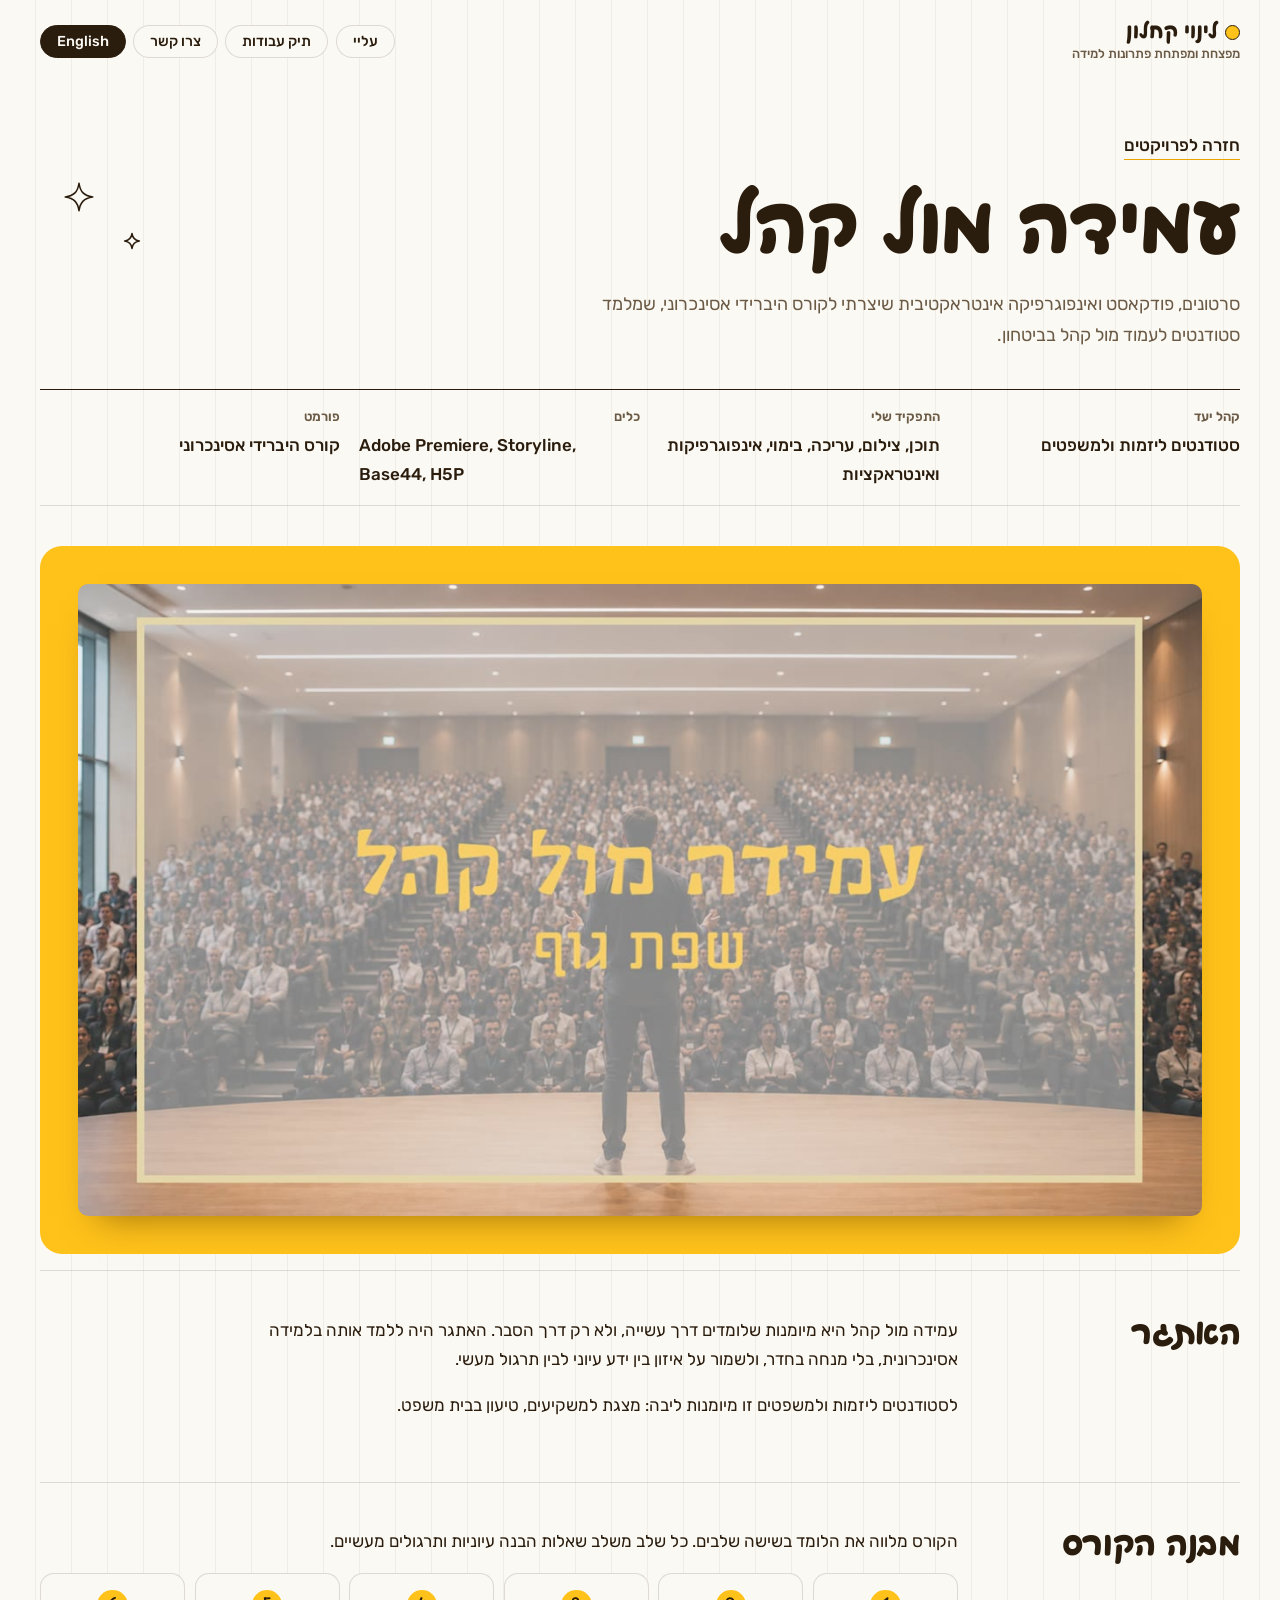
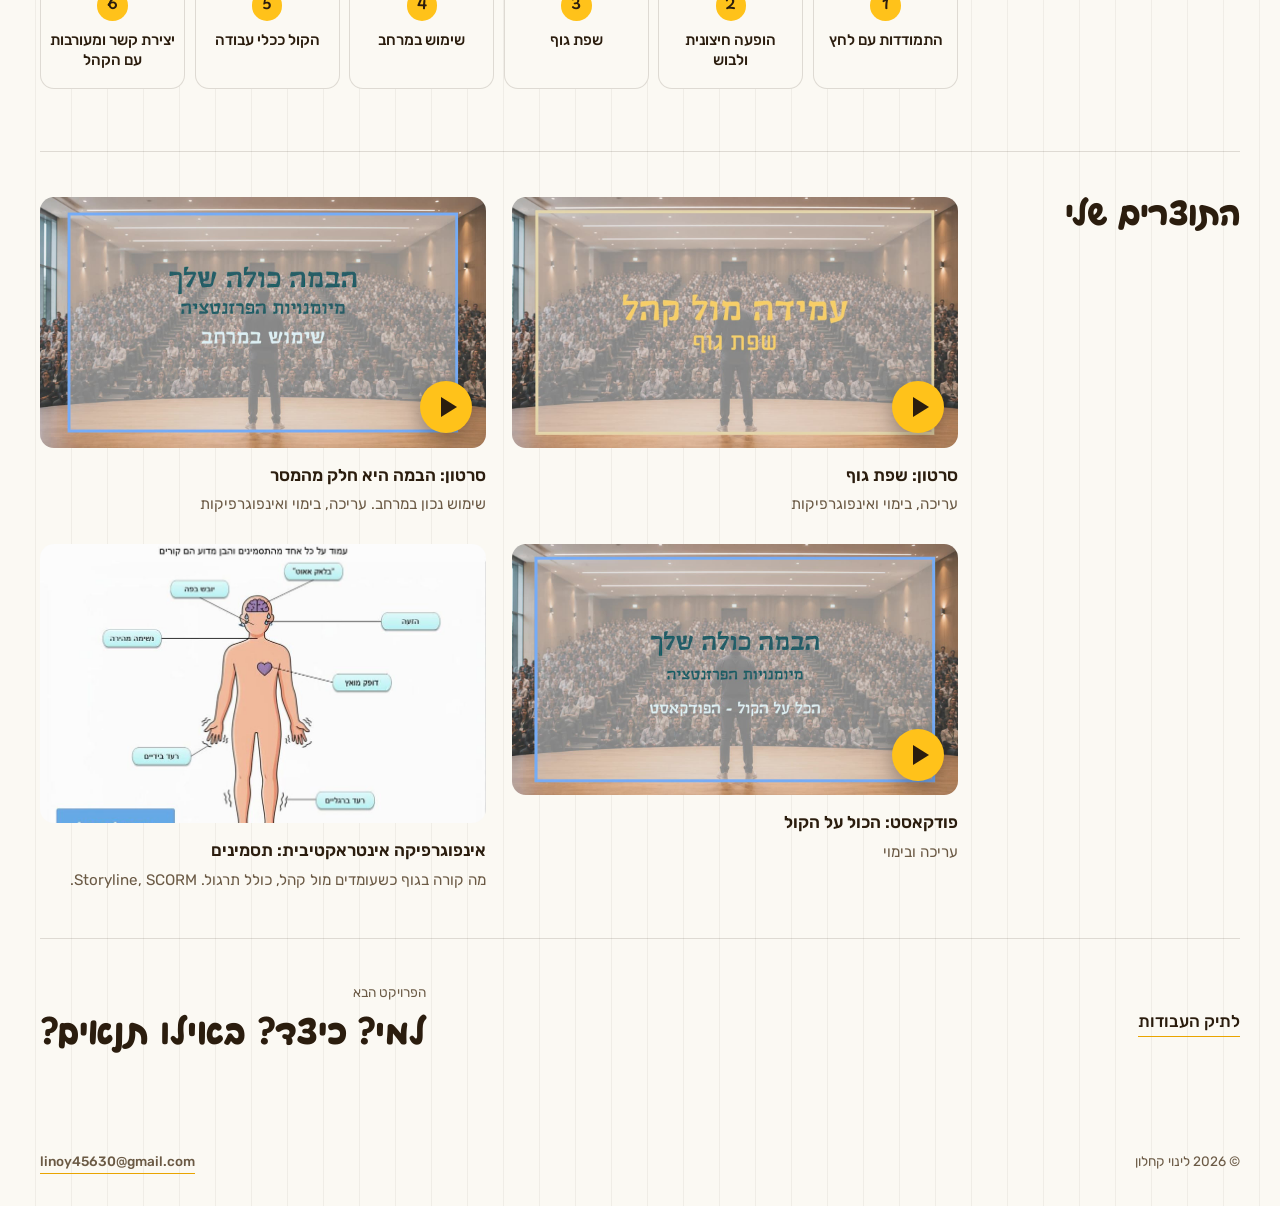
<file: projects/public-speaking.html>
<!DOCTYPE html>
<html lang="he" dir="rtl">
<head>
<meta charset="utf-8">
<meta name="viewport" content="width=device-width, initial-scale=1">
<title>עמידה מול קהל | לינוי קחלון</title>
<link rel="preconnect" href="https://fonts.googleapis.com"><link rel="preconnect" href="https://fonts.gstatic.com" crossorigin><link href="https://fonts.googleapis.com/css2?family=Playpen+Sans+Hebrew:wght@400;600;800&family=Rubik:wght@400;500;600&display=swap" rel="stylesheet">
<link rel="stylesheet" href="../assets/css/style.css">
</head>
<body>
<a class="skip" href="#main">דלג לתוכן</a>
<header class="site-header">
  <div class="wrap">
    <a class="brand" href="../index.html#top"><span class="brand-name">לינוי קחלון</span><span class="brand-title">מפצחת ומפתחת פתרונות למידה</span></a>
    <button class="pill menu-btn" aria-expanded="false" aria-controls="nav">תפריט</button>
    <nav class="nav" id="nav" aria-label="ניווט ראשי">
      <a class="pill" href="../index.html#about">עליי</a>
      <a class="pill" href="../index.html#works">תיק עבודות</a>
      <a class="pill" href="../index.html#contact">צרו קשר</a>
      <a class="pill lang-pill" href="../en/projects/public-speaking.html" lang="en" hreflang="en">English</a>
    </nav>
  </div>
</header>
<main id="main">
<section class="case-hero">
  <div class="wrap" style="position:relative">
    <svg class="doodle" viewBox="0 0 24 24" style="inset-inline-end:2%;top:3.2rem;width:30px" aria-hidden="true"><path d="M12 1 C13 8 16 11 23 12 C16 13 13 16 12 23 C11 16 8 13 1 12 C8 11 11 8 12 1Z"/></svg><svg class="doodle" viewBox="0 0 24 24" style="inset-inline-end:7%;top:6.4rem;width:16px" aria-hidden="true"><path d="M12 1 C13 8 16 11 23 12 C16 13 13 16 12 23 C11 16 8 13 1 12 C8 11 11 8 12 1Z"/></svg>
    <a class="quiet back" href="../index.html#projects">חזרה לפרויקטים</a>
    <h1>עמידה מול קהל</h1>
    <p class="lede">סרטונים, פודקאסט ואינפוגרפיקה אינטראקטיבית שיצרתי לקורס היברידי אסינכרוני, שמלמד סטודנטים לעמוד מול קהל בביטחון.</p>
    <dl class="facts"><div><dt>קהל יעד</dt><dd>סטודנטים ליזמות ולמשפטים</dd></div><div><dt>התפקיד שלי</dt><dd>תוכן, צילום, עריכה, בימוי, אינפוגרפיקות ואינטראקציות</dd></div><div><dt>כלים</dt><dd>Adobe Premiere, Storyline, Base44, H5P</dd></div><div><dt>פורמט</dt><dd>קורס היברידי אסינכרוני</dd></div></dl>
  </div>
</section>
<div class="wrap">
<figure class="cover"><img src="../assets/img/speaking-body.jpg" alt="פתיח הסרטון: עמידה מול קהל, שפת גוף"></figure>
<section class="case-section"><h2>האתגר</h2><div>
  <p>עמידה מול קהל היא מיומנות שלומדים דרך עשייה, ולא רק דרך הסבר. האתגר היה ללמד אותה בלמידה אסינכרונית, בלי מנחה בחדר, ולשמור על איזון בין ידע עיוני לבין תרגול מעשי.</p>
  <p>לסטודנטים ליזמות ולמשפטים זו מיומנות ליבה: מצגת למשקיעים, טיעון בבית משפט.</p></div></section>
<section class="case-section"><h2>מבנה הקורס</h2><div>
  <p>הקורס מלווה את הלומד בשישה שלבים. כל שלב משלב שאלות הבנה עיוניות ותרגולים מעשיים.</p>
  <ol class="steps"><li>התמודדות עם לחץ</li><li>הופעה חיצונית ולבוש</li><li>שפת גוף</li><li>שימוש במרחב</li><li>הקול ככלי עבודה</li><li>יצירת קשר ומעורבות עם הקהל</li></ol></div></section>
<section class="case-section"><h2>התוצרים שלי</h2><div>
  <div class="media-grid">
    <div class="media-item"><button class="pic video yt" type="button" data-id="cDW-0AnaxOA" aria-label="לצפייה: סרטון: שפת גוף"><img src="../assets/img/speaking-body.jpg" alt="" loading="lazy"><span class="play" aria-hidden="true"></span></button><strong>סרטון: שפת גוף</strong><span>עריכה, בימוי ואינפוגרפיקות</span></div>
    <div class="media-item"><button class="pic video yt" type="button" data-id="QoA4r98lmsY" aria-label="לצפייה: סרטון: הבמה היא חלק מהמסר, שימוש נכון במרחב"><img src="../assets/img/speaking-space-title.jpg" alt="" loading="lazy"><span class="play" aria-hidden="true"></span></button><strong>סרטון: הבמה היא חלק מהמסר</strong><span>שימוש נכון במרחב. עריכה, בימוי ואינפוגרפיקות</span></div>
    <div class="media-item"><button class="pic video yt" type="button" data-id="RHFxBbjVx8Q" aria-label="לצפייה: פודקאסט: הכול על הקול"><img src="../assets/img/speaking-podcast.jpg" alt="" loading="lazy"><span class="play" aria-hidden="true"></span></button><strong>פודקאסט: הכול על הקול</strong><span>עריכה ובימוי</span></div>
    <div class="media-item"><div class="pic"><img src="../assets/img/infographic.jpg" alt="אינפוגרפיקה אינטראקטיבית: מה קורה בגוף כשעומדים מול קהל" loading="lazy"></div><strong>אינפוגרפיקה אינטראקטיבית: תסמינים</strong><span>מה קורה בגוף כשעומדים מול קהל, כולל תרגול. Storyline, SCORM.</span></div>
  </div>
</div></section>
</div>
<div class="wrap next"><a class="quiet" href="../index.html#works">לתיק העבודות</a><a href="research.html"><span>הפרויקט הבא</span><strong>למי? כיצד? באילו תנאים?</strong></a></div>
</main>
<footer class="site-footer">
  <div class="wrap"><span>© 2026 לינוי קחלון</span><a class="quiet" href="mailto:linoy45630@gmail.com">linoy45630@gmail.com</a></div>
</footer>
<script src="../assets/js/main.js"></script>
</body>
</html>
</file>
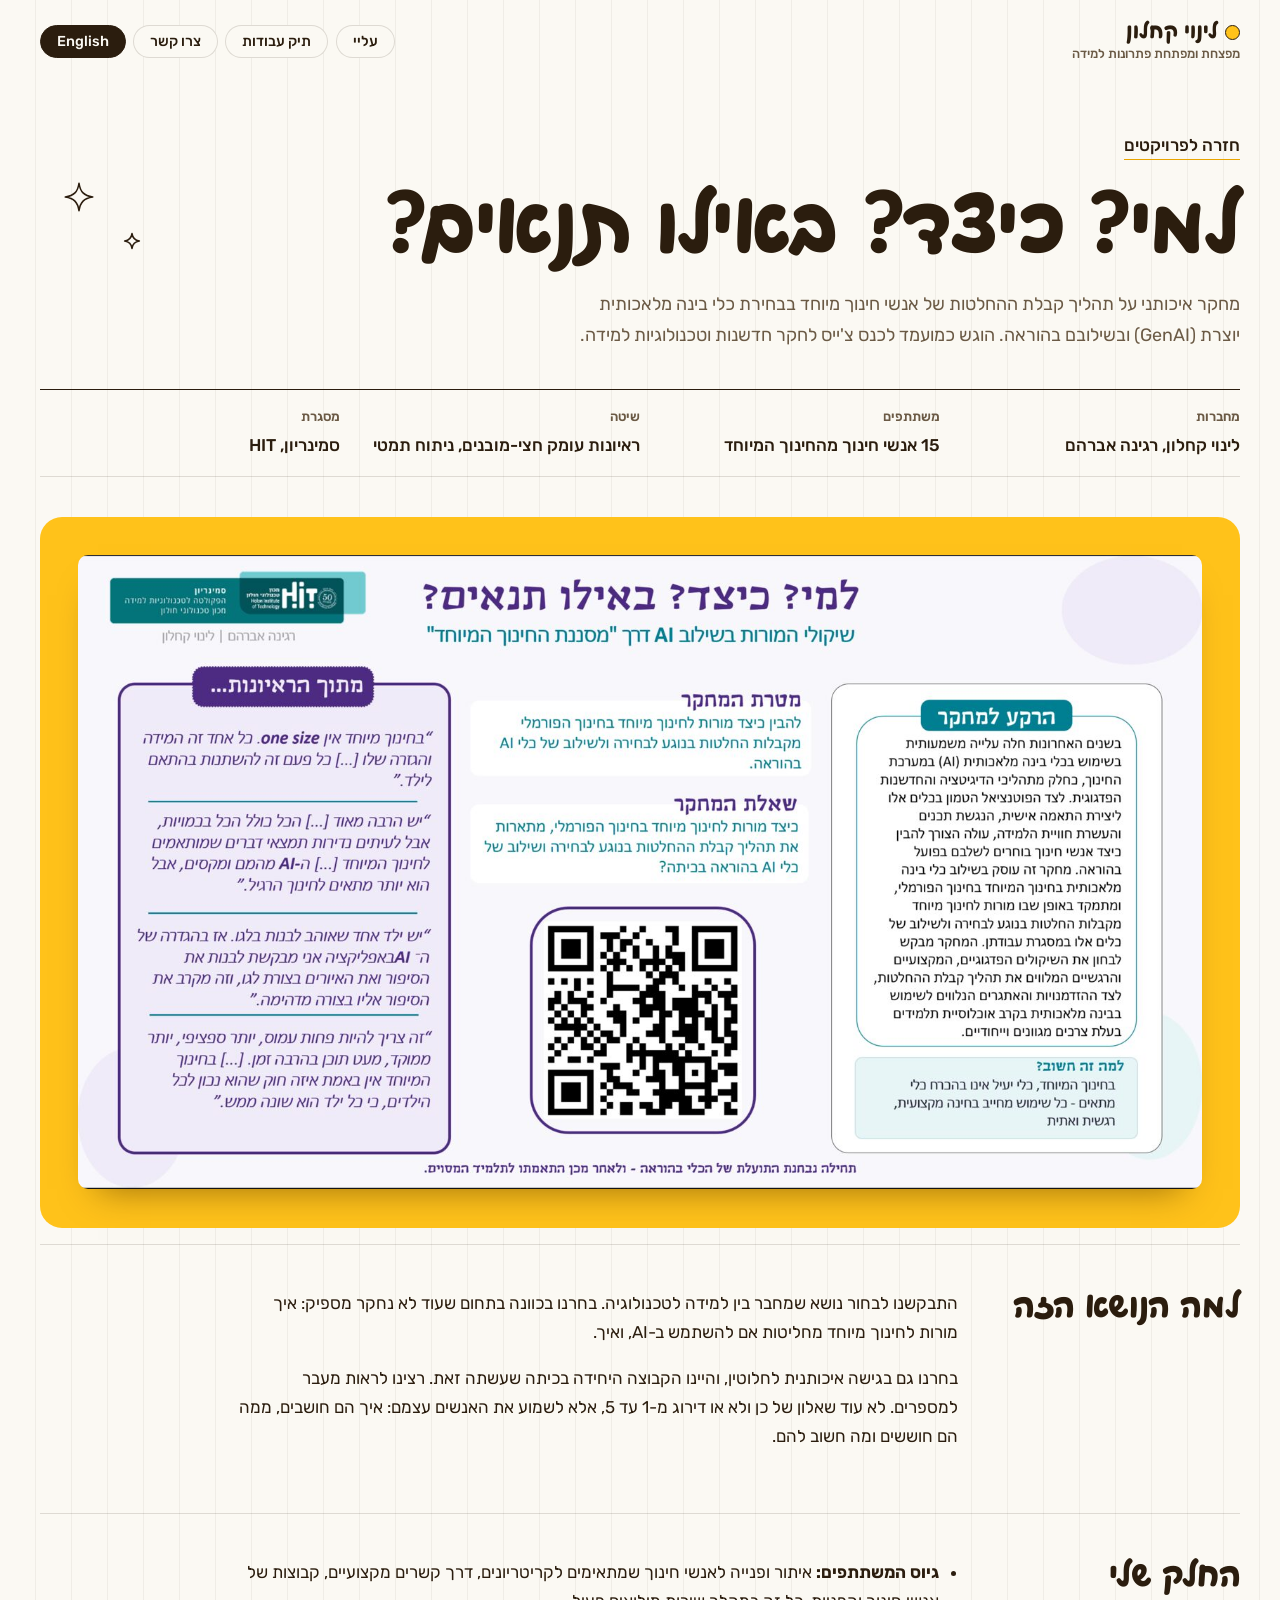
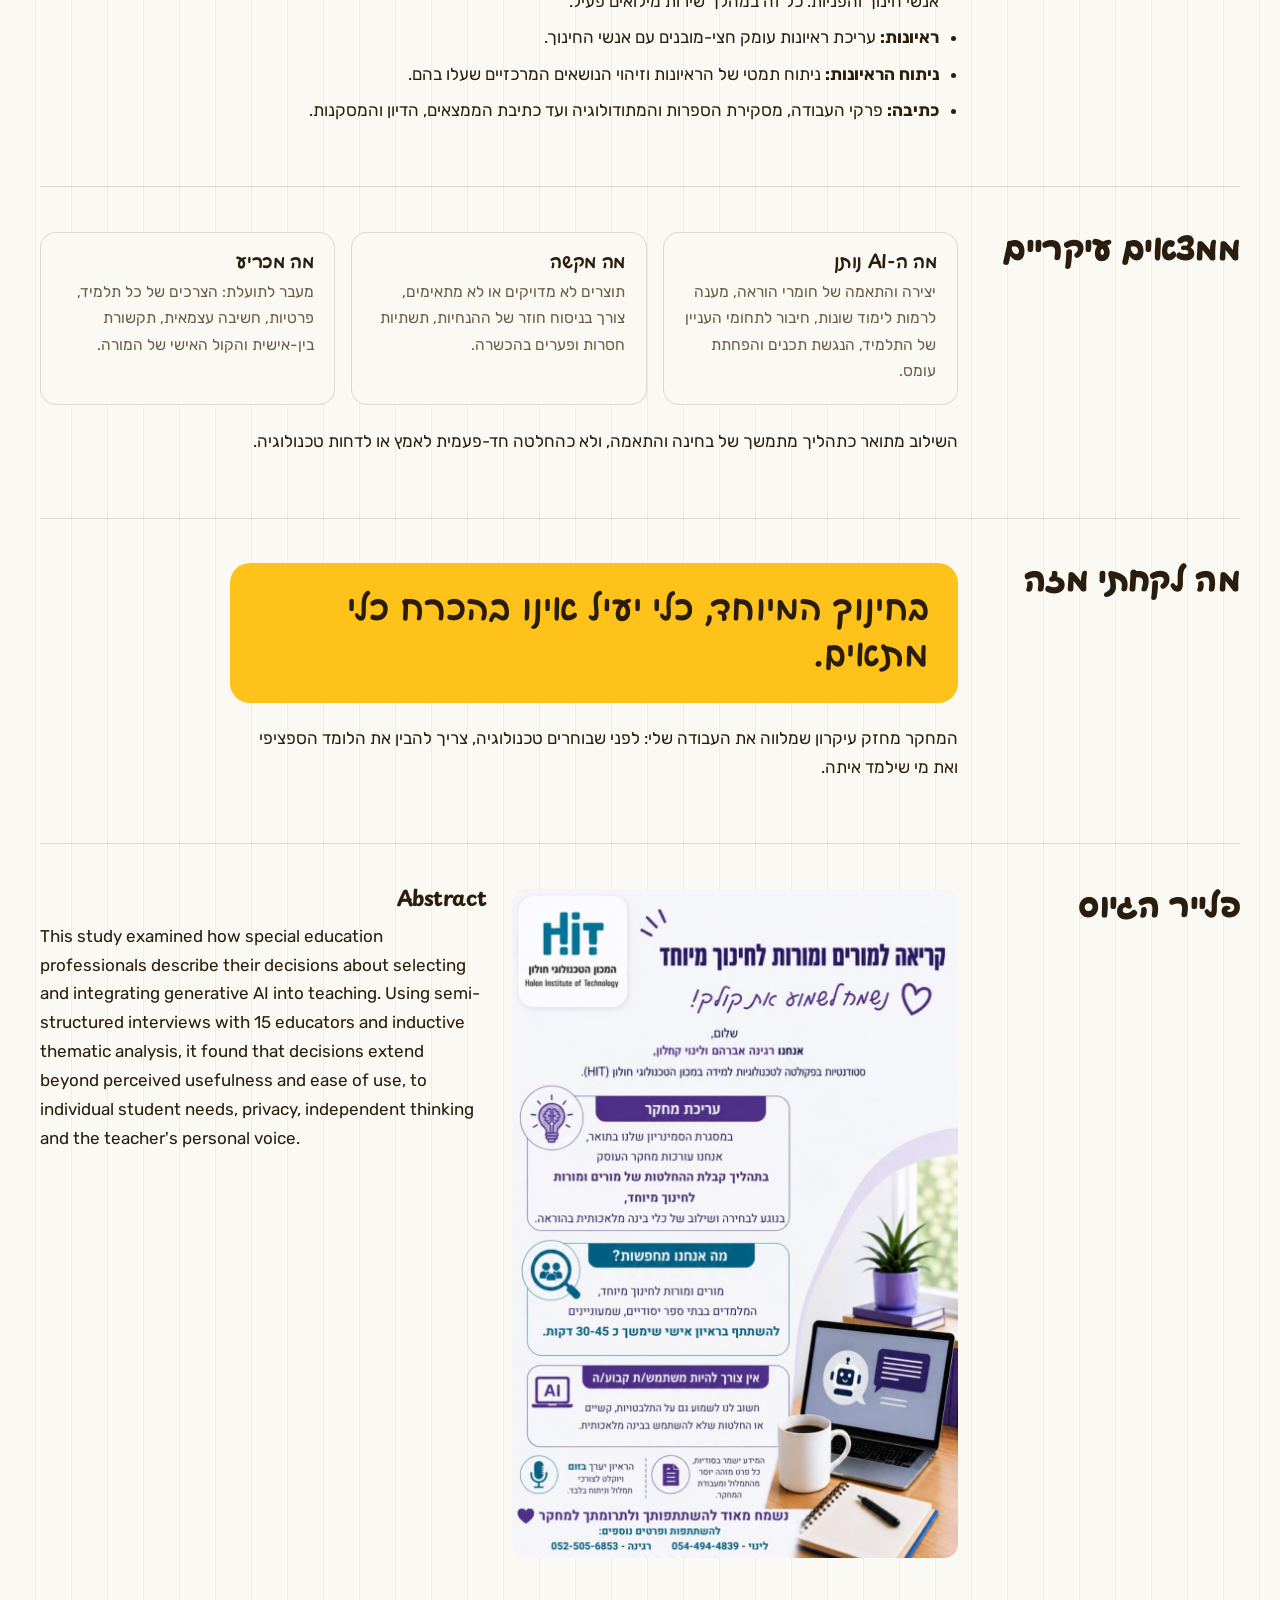
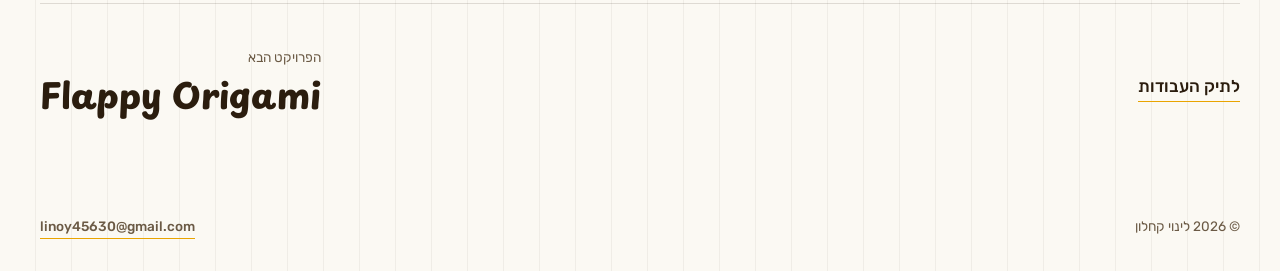
<file: projects/research.html>
<!DOCTYPE html>
<html lang="he" dir="rtl">
<head>
<meta charset="utf-8">
<meta name="viewport" content="width=device-width, initial-scale=1">
<title>למי? כיצד? באילו תנאים? | לינוי קחלון</title>
<link rel="preconnect" href="https://fonts.googleapis.com"><link rel="preconnect" href="https://fonts.gstatic.com" crossorigin><link href="https://fonts.googleapis.com/css2?family=Playpen+Sans+Hebrew:wght@400;600;800&family=Rubik:wght@400;500;600&display=swap" rel="stylesheet">
<link rel="stylesheet" href="../assets/css/style.css">
</head>
<body>
<a class="skip" href="#main">דלג לתוכן</a>
<header class="site-header">
  <div class="wrap">
    <a class="brand" href="../index.html#top"><span class="brand-name">לינוי קחלון</span><span class="brand-title">מפצחת ומפתחת פתרונות למידה</span></a>
    <button class="pill menu-btn" aria-expanded="false" aria-controls="nav">תפריט</button>
    <nav class="nav" id="nav" aria-label="ניווט ראשי">
      <a class="pill" href="../index.html#about">עליי</a>
      <a class="pill" href="../index.html#works">תיק עבודות</a>
      <a class="pill" href="../index.html#contact">צרו קשר</a>
      <a class="pill lang-pill" href="../en/projects/research.html" lang="en" hreflang="en">English</a>
    </nav>
  </div>
</header>
<main id="main">
<section class="case-hero">
  <div class="wrap" style="position:relative">
    <svg class="doodle" viewBox="0 0 24 24" style="inset-inline-end:2%;top:3.2rem;width:30px" aria-hidden="true"><path d="M12 1 C13 8 16 11 23 12 C16 13 13 16 12 23 C11 16 8 13 1 12 C8 11 11 8 12 1Z"/></svg><svg class="doodle" viewBox="0 0 24 24" style="inset-inline-end:7%;top:6.4rem;width:16px" aria-hidden="true"><path d="M12 1 C13 8 16 11 23 12 C16 13 13 16 12 23 C11 16 8 13 1 12 C8 11 11 8 12 1Z"/></svg>
    <a class="quiet back" href="../index.html#projects">חזרה לפרויקטים</a>
    <h1>למי? כיצד? באילו תנאים?</h1>
    <p class="lede">מחקר איכותני על תהליך קבלת ההחלטות של אנשי חינוך מיוחד בבחירת כלי בינה מלאכותית יוצרת (GenAI) ובשילובם בהוראה. הוגש כמועמד לכנס צ'ייס לחקר חדשנות וטכנולוגיות למידה.</p>
    <dl class="facts"><div><dt>מחברות</dt><dd>לינוי קחלון, רגינה אברהם</dd></div><div><dt>משתתפים</dt><dd>15 אנשי חינוך מהחינוך המיוחד</dd></div><div><dt>שיטה</dt><dd>ראיונות עומק חצי-מובנים, ניתוח תמטי</dd></div><div><dt>מסגרת</dt><dd>סמינריון, HIT</dd></div></dl>
  </div>
</section>
<div class="wrap">
<figure class="cover"><img src="../assets/img/research-poster.jpg" alt="פוסטר המחקר: למי? כיצד? באילו תנאים? שיקולי המורות בשילוב AI דרך מסננת החינוך המיוחד"></figure>
<section class="case-section"><h2>למה הנושא הזה</h2><div>
  <p>התבקשנו לבחור נושא שמחבר בין למידה לטכנולוגיה. בחרנו בכוונה בתחום שעוד לא נחקר מספיק: איך מורות לחינוך מיוחד מחליטות אם להשתמש ב-AI, ואיך.</p>
  <p>בחרנו גם בגישה איכותנית לחלוטין, והיינו הקבוצה היחידה בכיתה שעשתה זאת. רצינו לראות מעבר למספרים. לא עוד שאלון של כן ולא או דירוג מ-1 עד 5, אלא לשמוע את האנשים עצמם: איך הם חושבים, ממה הם חוששים ומה חשוב להם.</p></div></section>
<section class="case-section"><h2>החלק שלי</h2><div><ul>
  <li><strong>גיוס המשתתפים:</strong> איתור ופנייה לאנשי חינוך שמתאימים לקריטריונים, דרך קשרים מקצועיים, קבוצות של אנשי חינוך והפניות. כל זה במהלך שירות מילואים פעיל.</li>
  <li><strong>ראיונות:</strong> עריכת ראיונות עומק חצי-מובנים עם אנשי החינוך.</li>
  <li><strong>ניתוח הראיונות:</strong> ניתוח תמטי של הראיונות וזיהוי הנושאים המרכזיים שעלו בהם.</li>
  <li><strong>כתיבה:</strong> פרקי העבודה, מסקירת הספרות והמתודולוגיה ועד כתיבת הממצאים, הדיון והמסקנות.</li></ul></div></section>
<section class="case-section"><h2>ממצאים עיקריים</h2><div>
  <div class="findings">
    <div class="finding"><h3>מה ה-AI נותן</h3><p>יצירה והתאמה של חומרי הוראה, מענה לרמות לימוד שונות, חיבור לתחומי העניין של התלמיד, הנגשת תכנים והפחתת עומס.</p></div>
    <div class="finding"><h3>מה מקשה</h3><p>תוצרים לא מדויקים או לא מתאימים, צורך בניסוח חוזר של ההנחיות, תשתיות חסרות ופערים בהכשרה.</p></div>
    <div class="finding"><h3>מה מכריע</h3><p>מעבר לתועלת: הצרכים של כל תלמיד, פרטיות, חשיבה עצמאית, תקשורת בין-אישית והקול האישי של המורה.</p></div>
  </div>
  <p style="margin-top:1.4rem">השילוב מתואר כתהליך מתמשך של בחינה והתאמה, ולא כהחלטה חד-פעמית לאמץ או לדחות טכנולוגיה.</p></div></section>
<section class="case-section"><h2>מה לקחתי מזה</h2><div>
  <p class="pull">בחינוך המיוחד, כלי יעיל אינו בהכרח כלי מתאים.</p>
  <p style="margin-top:1.3rem">המחקר מחזק עיקרון שמלווה את העבודה שלי: לפני שבוחרים טכנולוגיה, צריך להבין את הלומד הספציפי ואת מי שילמד איתה.</p></div></section>
<section class="case-section"><h2>פלייר הגיוס</h2><div class="media-grid">
  <div class="media-item"><div class="pic tall"><img src="../assets/img/research-flyer.jpg" alt="פלייר הקורא למורות לחינוך מיוחד להשתתף במחקר" loading="lazy"></div></div>
  <div><h3 style="font-size:1.3rem;margin-bottom:.6rem">Abstract</h3>
    <p dir="ltr" lang="en" style="text-align:left">This study examined how special education professionals describe their decisions about selecting and integrating generative AI into teaching. Using semi-structured interviews with 15 educators and inductive thematic analysis, it found that decisions extend beyond perceived usefulness and ease of use, to individual student needs, privacy, independent thinking and the teacher's personal voice.</p></div>
</div></section>
</div>
<div class="wrap next"><a class="quiet" href="../index.html#works">לתיק העבודות</a><a href="flappy-origami.html"><span>הפרויקט הבא</span><strong>Flappy Origami</strong></a></div>
</main>
<footer class="site-footer">
  <div class="wrap"><span>© 2026 לינוי קחלון</span><a class="quiet" href="mailto:linoy45630@gmail.com">linoy45630@gmail.com</a></div>
</footer>
<script src="../assets/js/main.js"></script>
</body>
</html>
</file>
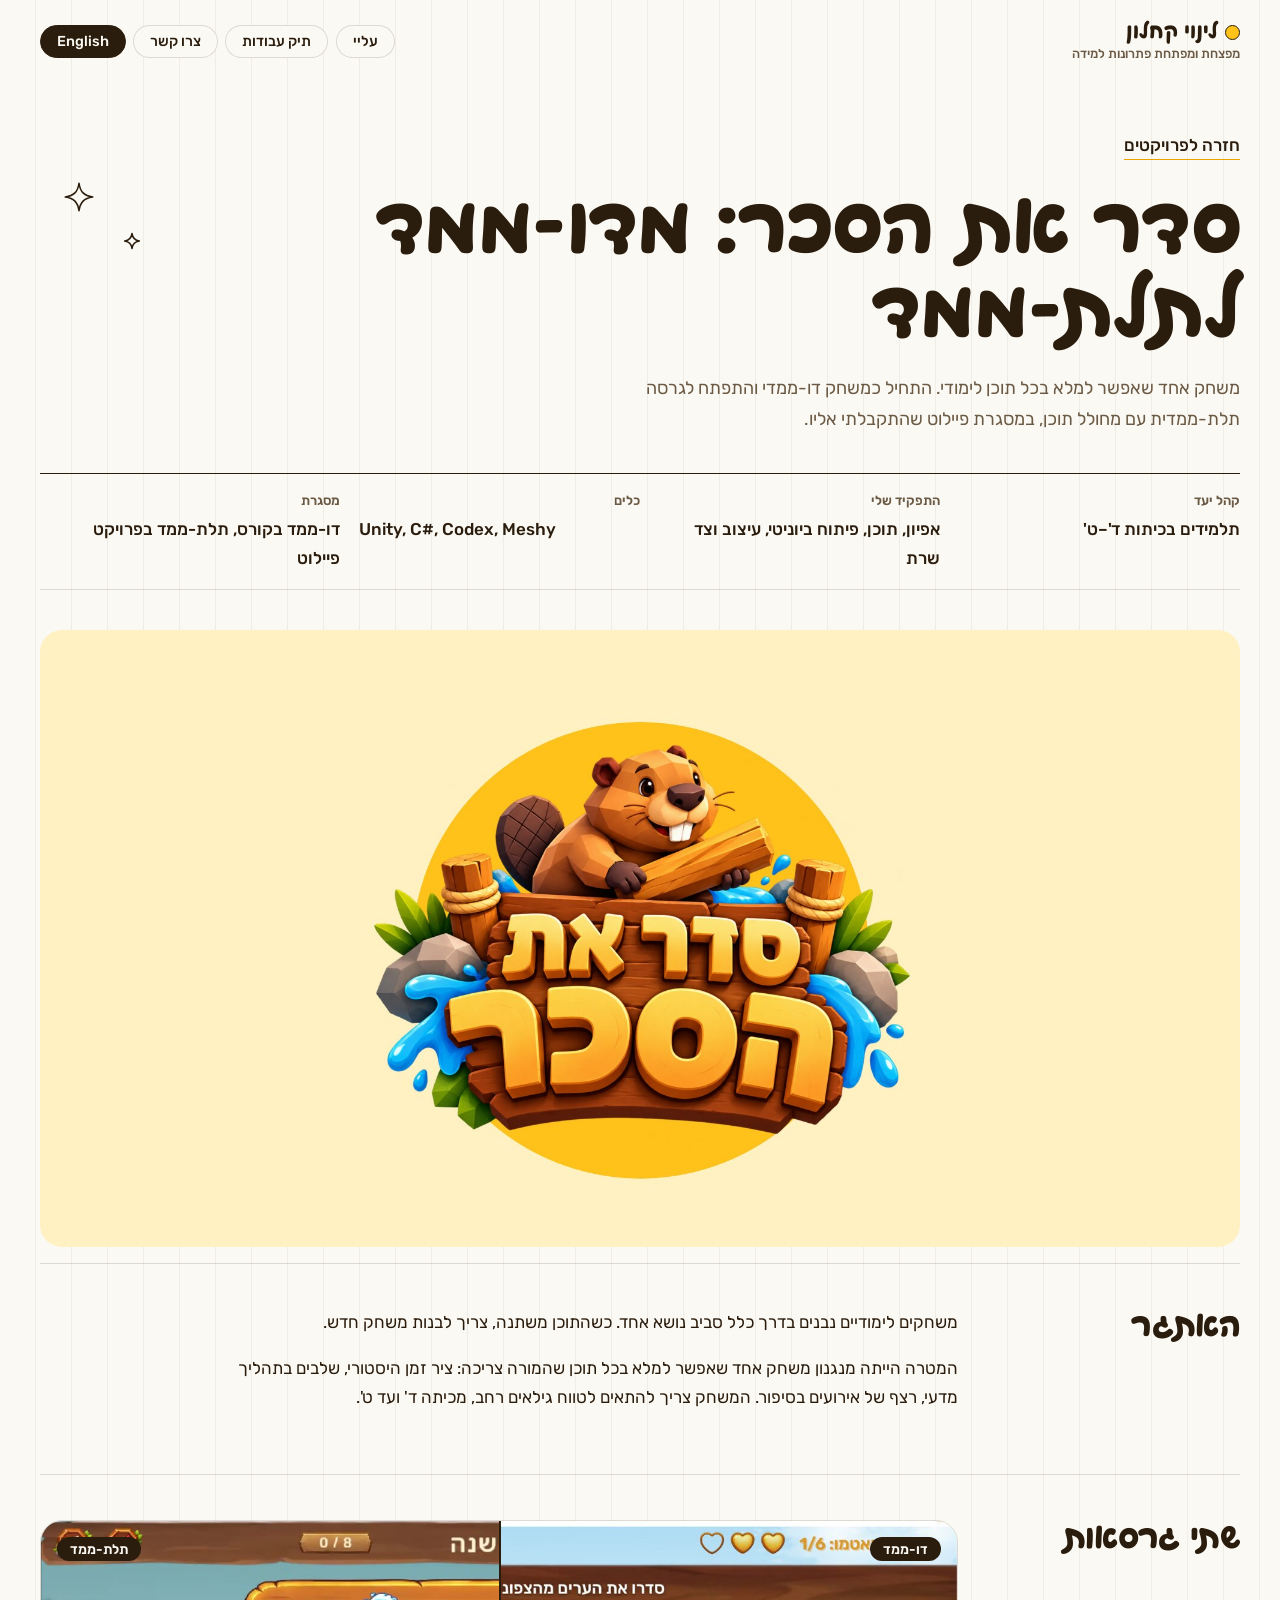
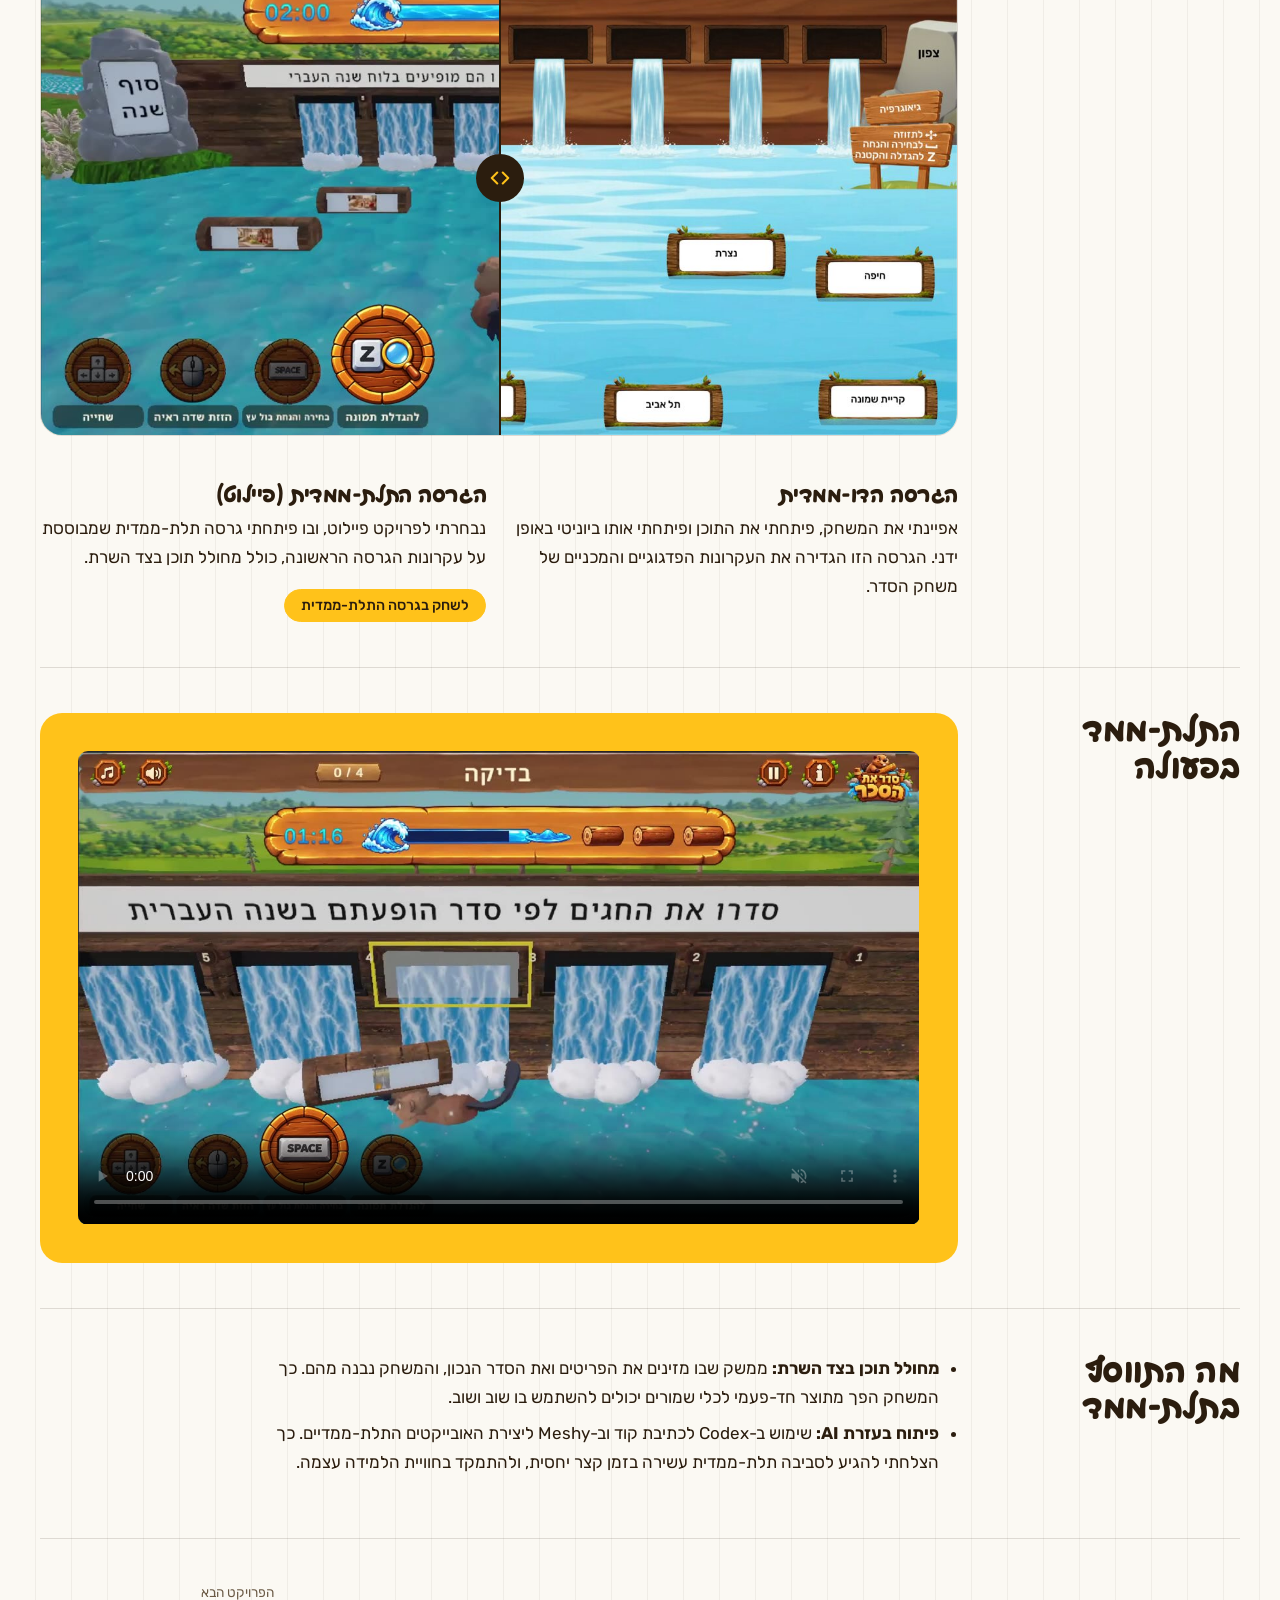
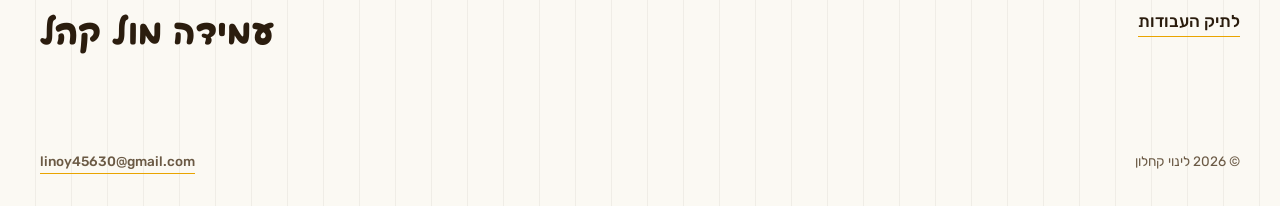
<file: projects/sader.html>
<!DOCTYPE html>
<html lang="he" dir="rtl">
<head>
<meta charset="utf-8">
<meta name="viewport" content="width=device-width, initial-scale=1">
<title>סדר את הסכר: מדו-ממד לתלת-ממד | לינוי קחלון</title>
<link rel="preconnect" href="https://fonts.googleapis.com"><link rel="preconnect" href="https://fonts.gstatic.com" crossorigin><link href="https://fonts.googleapis.com/css2?family=Playpen+Sans+Hebrew:wght@400;600;800&family=Rubik:wght@400;500;600&display=swap" rel="stylesheet">
<link rel="stylesheet" href="../assets/css/style.css">
</head>
<body>
<a class="skip" href="#main">דלג לתוכן</a>
<header class="site-header">
  <div class="wrap">
    <a class="brand" href="../index.html#top"><span class="brand-name">לינוי קחלון</span><span class="brand-title">מפצחת ומפתחת פתרונות למידה</span></a>
    <button class="pill menu-btn" aria-expanded="false" aria-controls="nav">תפריט</button>
    <nav class="nav" id="nav" aria-label="ניווט ראשי">
      <a class="pill" href="../index.html#about">עליי</a>
      <a class="pill" href="../index.html#works">תיק עבודות</a>
      <a class="pill" href="../index.html#contact">צרו קשר</a>
      <a class="pill lang-pill" href="../en/projects/sader.html" lang="en" hreflang="en">English</a>
    </nav>
  </div>
</header>
<main id="main">
<section class="case-hero">
  <div class="wrap" style="position:relative">
    <svg class="doodle" viewBox="0 0 24 24" style="inset-inline-end:2%;top:3.2rem;width:30px" aria-hidden="true"><path d="M12 1 C13 8 16 11 23 12 C16 13 13 16 12 23 C11 16 8 13 1 12 C8 11 11 8 12 1Z"/></svg><svg class="doodle" viewBox="0 0 24 24" style="inset-inline-end:7%;top:6.4rem;width:16px" aria-hidden="true"><path d="M12 1 C13 8 16 11 23 12 C16 13 13 16 12 23 C11 16 8 13 1 12 C8 11 11 8 12 1Z"/></svg>
    <a class="quiet back" href="../index.html#projects">חזרה לפרויקטים</a>
    <h1>סדר את הסכר: מדו-ממד לתלת-ממד</h1>
    <p class="lede">משחק אחד שאפשר למלא בכל תוכן לימודי. התחיל כמשחק דו-ממדי והתפתח לגרסה תלת-ממדית עם מחולל תוכן, במסגרת פיילוט שהתקבלתי אליו.</p>
    <dl class="facts"><div><dt>קהל יעד</dt><dd>תלמידים בכיתות ד'–ט'</dd></div><div><dt>התפקיד שלי</dt><dd>אפיון, תוכן, פיתוח ביוניטי, עיצוב וצד שרת</dd></div><div><dt>כלים</dt><dd>Unity, C#, Codex, Meshy</dd></div><div><dt>מסגרת</dt><dd>דו-ממד בקורס, תלת-ממד בפרויקט פיילוט</dd></div></dl>
  </div>
</section>
<div class="wrap">
<figure class="cover" style="background:var(--butter)"><img src="../assets/img/sader-logo-card.jpg" alt="הלוגו של המשחק סדר את הסכר" style="box-shadow:none;max-width:720px;margin-inline:auto"></figure>
<section class="case-section"><h2>האתגר</h2><div>
  <p>משחקים לימודיים נבנים בדרך כלל סביב נושא אחד. כשהתוכן משתנה, צריך לבנות משחק חדש.</p>
  <p>המטרה הייתה מנגנון משחק אחד שאפשר למלא בכל תוכן שהמורה צריכה: ציר זמן היסטורי, שלבים בתהליך מדעי, רצף של אירועים בסיפור. המשחק צריך להתאים לטווח גילאים רחב, מכיתה ד' ועד ט'.</p></div></section>
<section class="case-section"><h2>שתי גרסאות</h2><div>
  <div class="peel compare">
    <div class="layer v3"><img src="../assets/img/sader-2d.jpg" alt="הגרסה הדו-ממדית"><span class="v-label">דו-ממד</span></div>
    <div class="layer ask v2"><img src="../assets/img/sader-3d-wide.jpg" alt="הגרסה התלת-ממדית"><span class="v-label">תלת-ממד</span></div>
    <input class="slider" type="range" min="0" max="100" value="50" aria-label="גררו כדי להשוות בין הגרסה הדו-ממדית לתלת-ממדית">
    <div class="handle" aria-hidden="true"></div>
  </div>
  <div class="versions" style="margin-top:2rem">
    <div class="version"><h3>הגרסה הדו-ממדית</h3>
      <p>אפיינתי את המשחק, פיתחתי את התוכן ופיתחתי אותו ביוניטי באופן ידני. הגרסה הזו הגדירה את העקרונות הפדגוגיים והמכניים של משחק הסדר.</p>
</div>
    <div class="version"><h3>הגרסה התלת-ממדית (פיילוט)</h3>
      <p>נבחרתי לפרויקט פיילוט, ובו פיתחתי גרסה תלת-ממדית שמבוססת על עקרונות הגרסה הראשונה, כולל מחולל תוכן בצד השרת.</p>
      <a class="pill sun" href="https://triangle.telem-hit.net/2026/SaderEtHaseher_ShirLinoyOsher" target="_blank" rel="noopener">לשחק בגרסה התלת-ממדית</a></div>
  </div>
</div></section>
<section class="case-section"><h2>התלת-ממד בפעולה</h2><div>
  <figure class="cover" style="margin:0"><video src="../assets/video/sader-3d.mp4" poster="../assets/img/sader-3d.jpg" autoplay muted loop playsinline controls aria-label="קטע משחק מהגרסה התלת-ממדית: הבונה מסדר חנים לפי סדר הופעתם בשנה העברית" style="width:100%;border-radius:10px;display:block"></video></figure>
</div></section>
<section class="case-section"><h2>מה התווסף בתלת-ממד</h2><div><ul>
  <li><strong>מחולל תוכן בצד השרת:</strong> ממשק שבו מזינים את הפריטים ואת הסדר הנכון, והמשחק נבנה מהם. כך המשחק הפך מתוצר חד-פעמי לכלי שמורים יכולים להשתמש בו שוב ושוב.</li>
  <li><strong>פיתוח בעזרת AI:</strong> שימוש ב-Codex לכתיבת קוד וב-Meshy ליצירת האובייקטים התלת-ממדיים. כך הצלחתי להגיע לסביבה תלת-ממדית עשירה בזמן קצר יחסית, ולהתמקד בחוויית הלמידה עצמה.</li>
</ul></div></section>
</div>
<div class="wrap next"><a class="quiet" href="../index.html#works">לתיק העבודות</a><a href="public-speaking.html"><span>הפרויקט הבא</span><strong>עמידה מול קהל</strong></a></div>
</main>
<footer class="site-footer">
  <div class="wrap"><span>© 2026 לינוי קחלון</span><a class="quiet" href="mailto:linoy45630@gmail.com">linoy45630@gmail.com</a></div>
</footer>
<script src="../assets/js/main.js"></script>
</body>
</html>
</file>
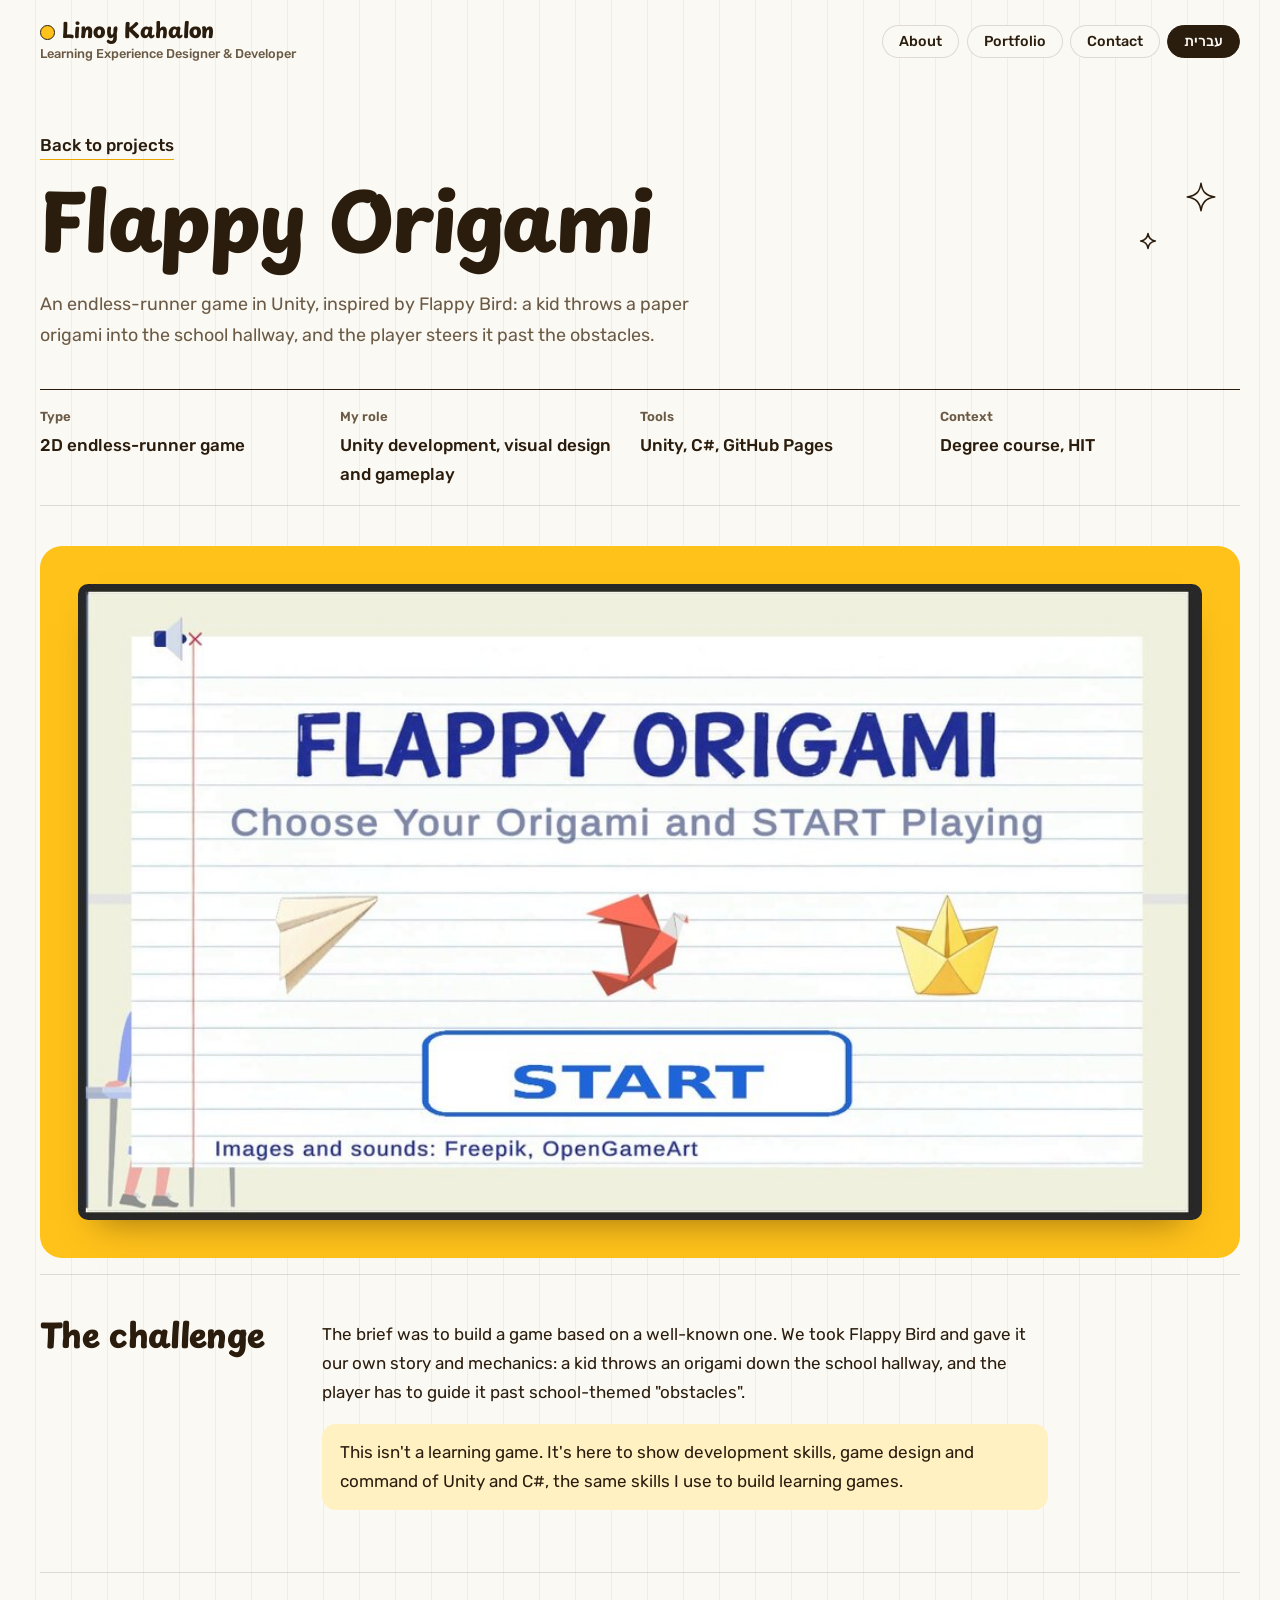
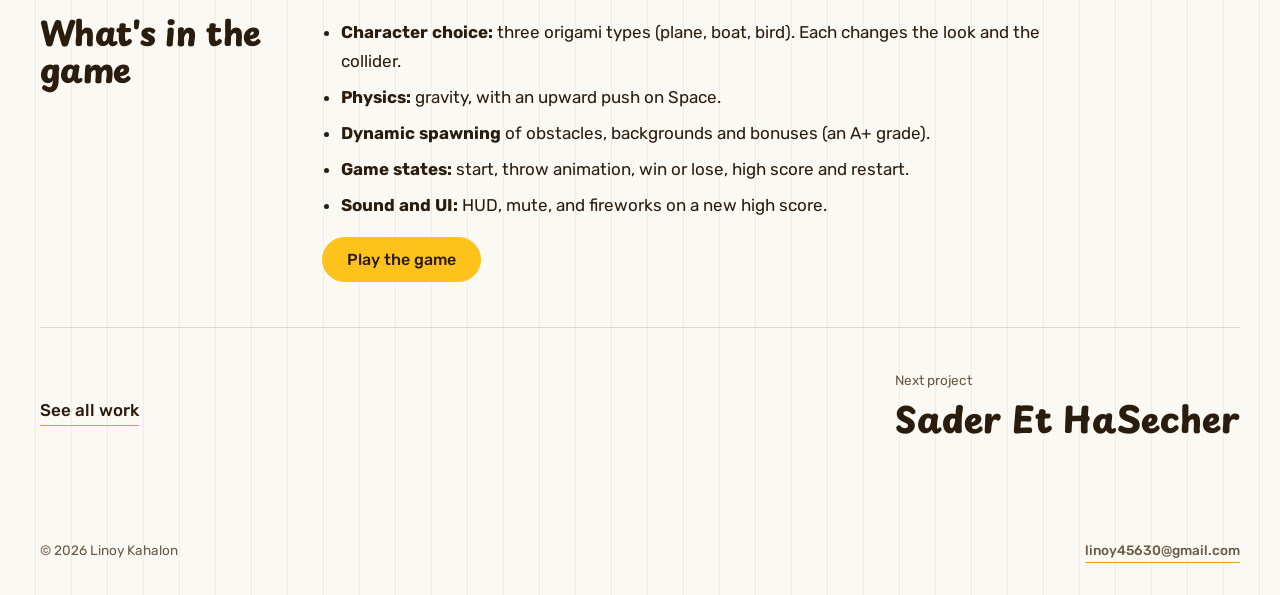
<file: en/projects/flappy-origami.html>
<!DOCTYPE html>
<html lang="en" dir="ltr">
<head>
<meta charset="utf-8">
<meta name="viewport" content="width=device-width, initial-scale=1">
<title>Flappy Origami | Linoy Kahalon</title>
<link rel="preconnect" href="https://fonts.googleapis.com"><link rel="preconnect" href="https://fonts.gstatic.com" crossorigin><link href="https://fonts.googleapis.com/css2?family=Playpen+Sans+Hebrew:wght@400;600;800&family=Rubik:wght@400;500;600&display=swap" rel="stylesheet">
<link rel="stylesheet" href="../../assets/css/style.css">
</head>
<body>
<a class="skip" href="#main">Skip to content</a>
<header class="site-header">
  <div class="wrap">
    <a class="brand" href="../index.html#top"><span class="brand-name">Linoy Kahalon</span><span class="brand-title">Learning Experience Designer &amp; Developer</span></a>
    <button class="pill menu-btn" aria-expanded="false" aria-controls="nav">Menu</button>
    <nav class="nav" id="nav" aria-label="Main">
      <a class="pill" href="../index.html#about">About</a>
      <a class="pill" href="../index.html#works">Portfolio</a>
      <a class="pill" href="../index.html#contact">Contact</a>
      <a class="pill lang-pill" href="../../projects/flappy-origami.html" lang="he" hreflang="he">עברית</a>
    </nav>
  </div>
</header>
<main id="main">
<section class="case-hero">
  <div class="wrap" style="position:relative">
    <svg class="doodle" viewBox="0 0 24 24" style="inset-inline-end:2%;top:3.2rem;width:30px" aria-hidden="true"><path d="M12 1 C13 8 16 11 23 12 C16 13 13 16 12 23 C11 16 8 13 1 12 C8 11 11 8 12 1Z"/></svg><svg class="doodle" viewBox="0 0 24 24" style="inset-inline-end:7%;top:6.4rem;width:16px" aria-hidden="true"><path d="M12 1 C13 8 16 11 23 12 C16 13 13 16 12 23 C11 16 8 13 1 12 C8 11 11 8 12 1Z"/></svg>
    <a class="quiet back" href="../index.html#projects">Back to projects</a>
    <h1>Flappy Origami</h1>
    <p class="lede">An endless-runner game in Unity, inspired by Flappy Bird: a kid throws a paper origami into the school hallway, and the player steers it past the obstacles.</p>
    <dl class="facts"><div><dt>Type</dt><dd>2D endless-runner game</dd></div><div><dt>My role</dt><dd>Unity development, visual design and gameplay</dd></div><div><dt>Tools</dt><dd>Unity, C#, GitHub Pages</dd></div><div><dt>Context</dt><dd>Degree course, HIT</dd></div></dl>
  </div>
</section>
<div class="wrap">
<figure class="cover"><img src="../../assets/img/flappy-start.jpg" alt="Start screen: choose an origami and start playing"></figure>
<section class="case-section"><h2>The challenge</h2><div>
  <p>The brief was to build a game based on a well-known one. We took Flappy Bird and gave it our own story and mechanics: a kid throws an origami down the school hallway, and the player has to guide it past school-themed "obstacles".</p>
  <p class="aside-note">This isn't a learning game. It's here to show development skills, game design and command of Unity and C#, the same skills I use to build learning games.</p></div></section>
<section class="case-section"><h2>What's in the game</h2><div><ul>
  <li><strong>Character choice:</strong> three origami types (plane, boat, bird). Each changes the look and the collider.</li>
  <li><strong>Physics:</strong> gravity, with an upward push on Space.</li>
  <li><strong>Dynamic spawning</strong> of obstacles, backgrounds and bonuses (an A+ grade).</li>
  <li><strong>Game states:</strong> start, throw animation, win or lose, high score and restart.</li>
  <li><strong>Sound and UI:</strong> HUD, mute, and fireworks on a new high score.</li></ul>
  <a class="pill sun big" href="https://linoy45630-jpg.github.io/FlappyOrigamiTopProject/" target="_blank" rel="noopener">Play the game</a></div></section>
</div>
<div class="wrap next"><a class="quiet" href="../index.html#works">See all work</a><a href="sader.html"><span>Next project</span><strong>Sader Et HaSecher</strong></a></div>
</main>
<footer class="site-footer">
  <div class="wrap"><span>© 2026 Linoy Kahalon</span><a class="quiet" href="mailto:linoy45630@gmail.com">linoy45630@gmail.com</a></div>
</footer>
<script src="../../assets/js/main.js"></script>
</body>
</html>
</file>
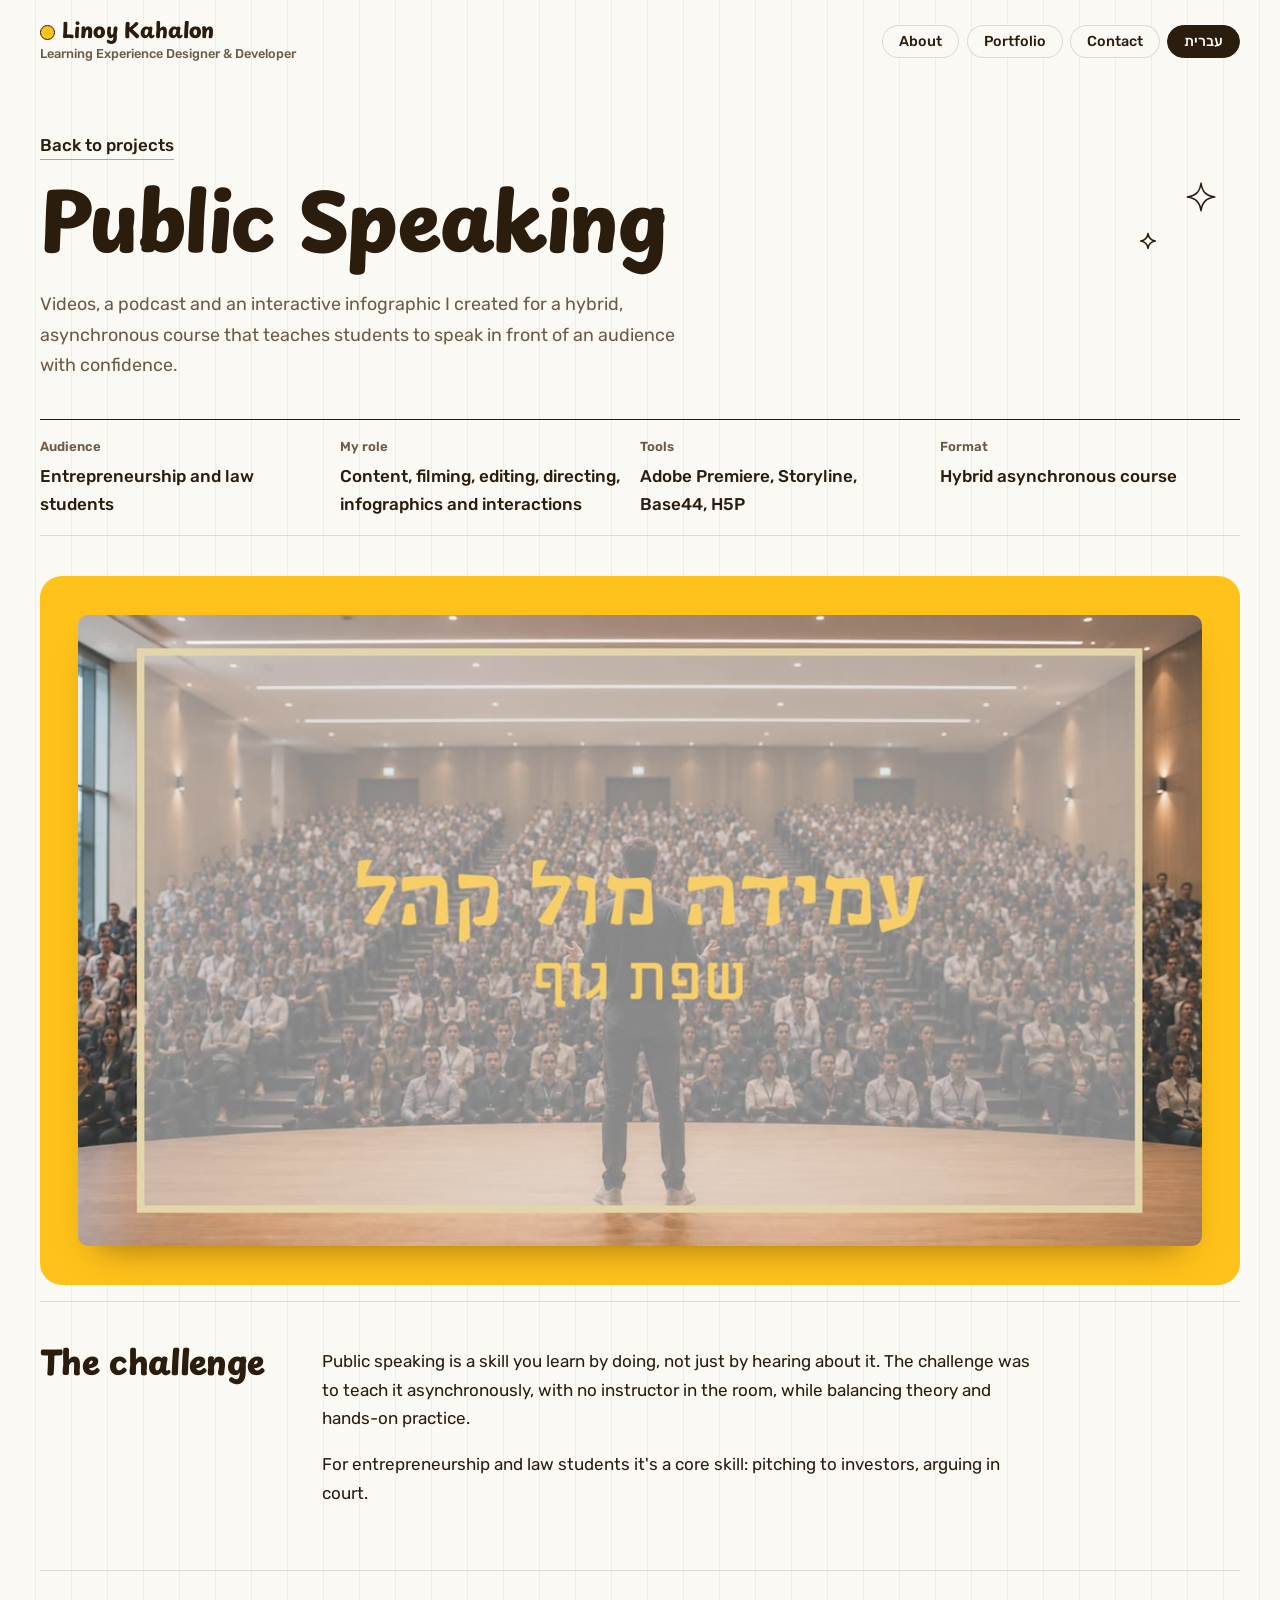
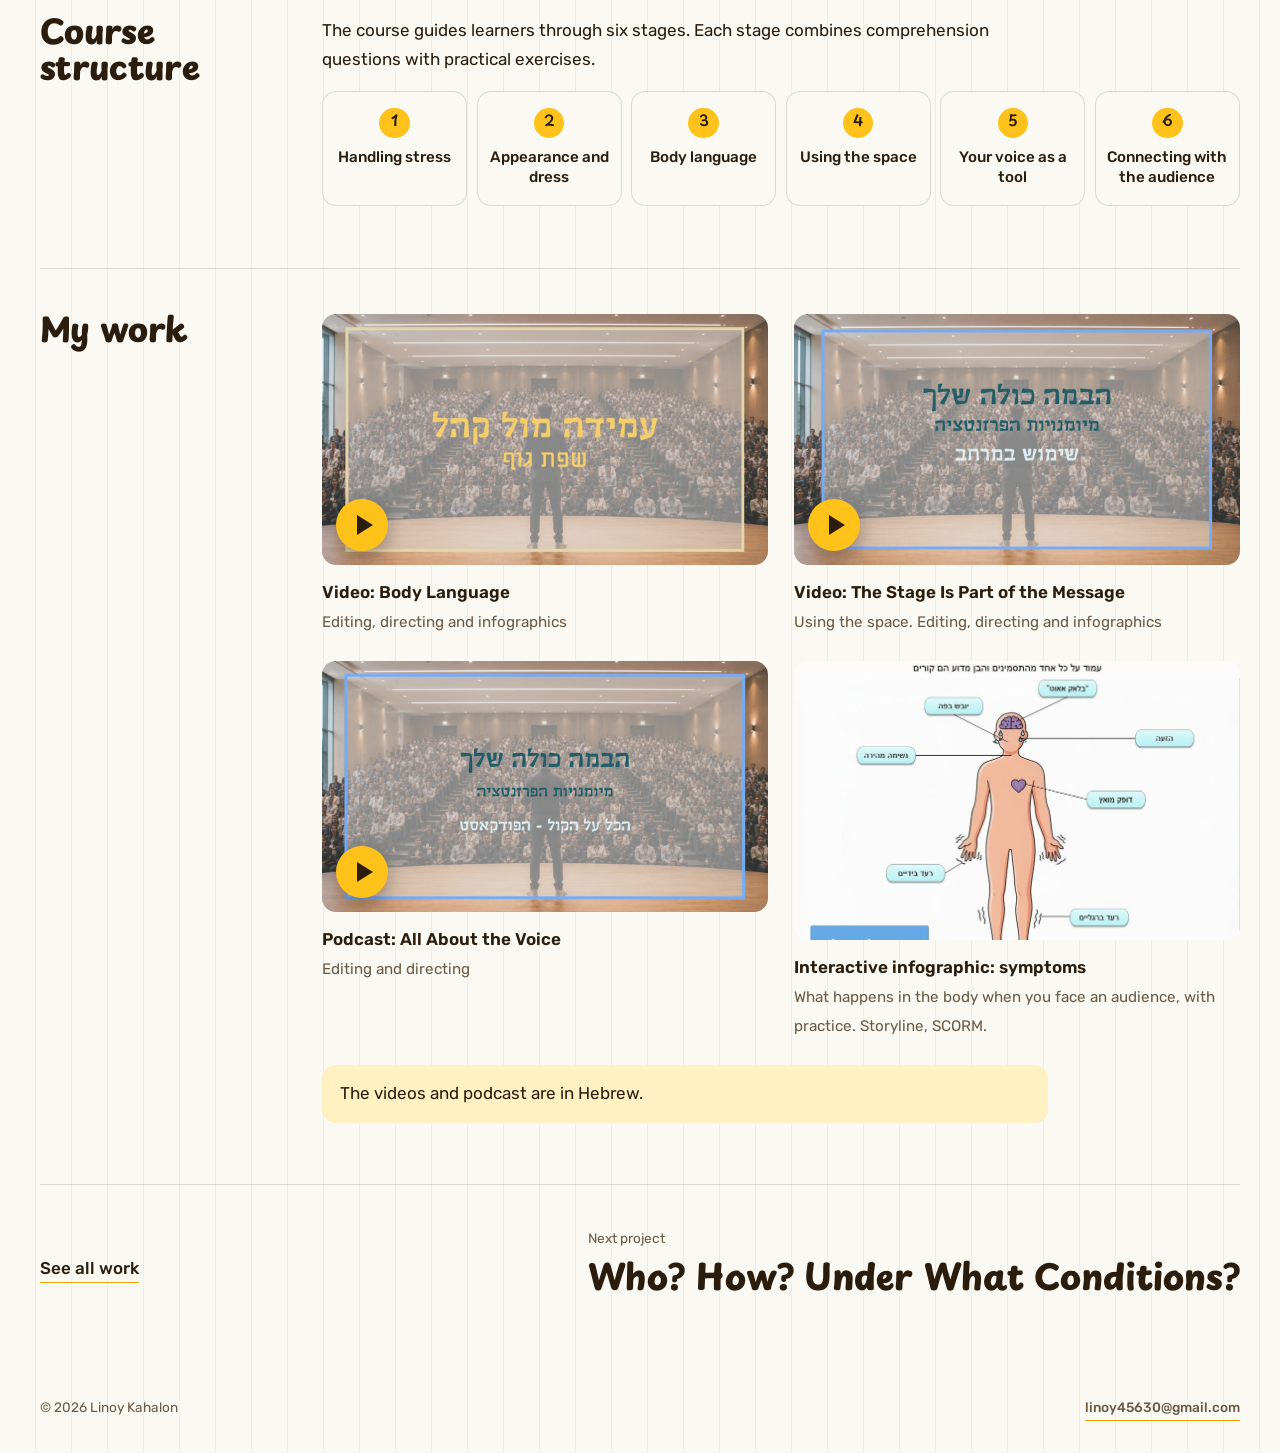
<file: en/projects/public-speaking.html>
<!DOCTYPE html>
<html lang="en" dir="ltr">
<head>
<meta charset="utf-8">
<meta name="viewport" content="width=device-width, initial-scale=1">
<title>Public Speaking | Linoy Kahalon</title>
<link rel="preconnect" href="https://fonts.googleapis.com"><link rel="preconnect" href="https://fonts.gstatic.com" crossorigin><link href="https://fonts.googleapis.com/css2?family=Playpen+Sans+Hebrew:wght@400;600;800&family=Rubik:wght@400;500;600&display=swap" rel="stylesheet">
<link rel="stylesheet" href="../../assets/css/style.css">
</head>
<body>
<a class="skip" href="#main">Skip to content</a>
<header class="site-header">
  <div class="wrap">
    <a class="brand" href="../index.html#top"><span class="brand-name">Linoy Kahalon</span><span class="brand-title">Learning Experience Designer &amp; Developer</span></a>
    <button class="pill menu-btn" aria-expanded="false" aria-controls="nav">Menu</button>
    <nav class="nav" id="nav" aria-label="Main">
      <a class="pill" href="../index.html#about">About</a>
      <a class="pill" href="../index.html#works">Portfolio</a>
      <a class="pill" href="../index.html#contact">Contact</a>
      <a class="pill lang-pill" href="../../projects/public-speaking.html" lang="he" hreflang="he">עברית</a>
    </nav>
  </div>
</header>
<main id="main">
<section class="case-hero">
  <div class="wrap" style="position:relative">
    <svg class="doodle" viewBox="0 0 24 24" style="inset-inline-end:2%;top:3.2rem;width:30px" aria-hidden="true"><path d="M12 1 C13 8 16 11 23 12 C16 13 13 16 12 23 C11 16 8 13 1 12 C8 11 11 8 12 1Z"/></svg><svg class="doodle" viewBox="0 0 24 24" style="inset-inline-end:7%;top:6.4rem;width:16px" aria-hidden="true"><path d="M12 1 C13 8 16 11 23 12 C16 13 13 16 12 23 C11 16 8 13 1 12 C8 11 11 8 12 1Z"/></svg>
    <a class="quiet back" href="../index.html#projects">Back to projects</a>
    <h1>Public Speaking</h1>
    <p class="lede">Videos, a podcast and an interactive infographic I created for a hybrid, asynchronous course that teaches students to speak in front of an audience with confidence.</p>
    <dl class="facts"><div><dt>Audience</dt><dd>Entrepreneurship and law students</dd></div><div><dt>My role</dt><dd>Content, filming, editing, directing, infographics and interactions</dd></div><div><dt>Tools</dt><dd>Adobe Premiere, Storyline, Base44, H5P</dd></div><div><dt>Format</dt><dd>Hybrid asynchronous course</dd></div></dl>
  </div>
</section>
<div class="wrap">
<figure class="cover"><img src="../../assets/img/speaking-body.jpg" alt="Video opening: Public Speaking, Body Language"></figure>
<section class="case-section"><h2>The challenge</h2><div>
  <p>Public speaking is a skill you learn by doing, not just by hearing about it. The challenge was to teach it asynchronously, with no instructor in the room, while balancing theory and hands-on practice.</p>
  <p>For entrepreneurship and law students it's a core skill: pitching to investors, arguing in court.</p></div></section>
<section class="case-section"><h2>Course structure</h2><div>
  <p>The course guides learners through six stages. Each stage combines comprehension questions with practical exercises.</p>
  <ol class="steps"><li>Handling stress</li><li>Appearance and dress</li><li>Body language</li><li>Using the space</li><li>Your voice as a tool</li><li>Connecting with the audience</li></ol></div></section>
<section class="case-section"><h2>My work</h2><div>
  <div class="media-grid">
    <div class="media-item"><button class="pic video yt" type="button" data-id="cDW-0AnaxOA" aria-label="Play: Video: Body Language"><img src="../../assets/img/speaking-body.jpg" alt="" loading="lazy"><span class="play" aria-hidden="true"></span></button><strong>Video: Body Language</strong><span>Editing, directing and infographics</span></div>
    <div class="media-item"><button class="pic video yt" type="button" data-id="QoA4r98lmsY" aria-label="Play: Video: The Stage Is Part of the Message"><img src="../../assets/img/speaking-space-title.jpg" alt="" loading="lazy"><span class="play" aria-hidden="true"></span></button><strong>Video: The Stage Is Part of the Message</strong><span>Using the space. Editing, directing and infographics</span></div>
    <div class="media-item"><button class="pic video yt" type="button" data-id="RHFxBbjVx8Q" aria-label="Play: Podcast: All About the Voice"><img src="../../assets/img/speaking-podcast.jpg" alt="" loading="lazy"><span class="play" aria-hidden="true"></span></button><strong>Podcast: All About the Voice</strong><span>Editing and directing</span></div>
    <div class="media-item"><div class="pic"><img src="../../assets/img/infographic.jpg" alt="Interactive infographic: what happens in the body when you face an audience" loading="lazy"></div><strong>Interactive infographic: symptoms</strong><span>What happens in the body when you face an audience, with practice. Storyline, SCORM.</span></div>
  </div>
  <p class="aside-note" style="margin-top:1.6rem">The videos and podcast are in Hebrew.</p>
</div></section>
</div>
<div class="wrap next"><a class="quiet" href="../index.html#works">See all work</a><a href="research.html"><span>Next project</span><strong>Who? How? Under What Conditions?</strong></a></div>
</main>
<footer class="site-footer">
  <div class="wrap"><span>© 2026 Linoy Kahalon</span><a class="quiet" href="mailto:linoy45630@gmail.com">linoy45630@gmail.com</a></div>
</footer>
<script src="../../assets/js/main.js"></script>
</body>
</html>
</file>
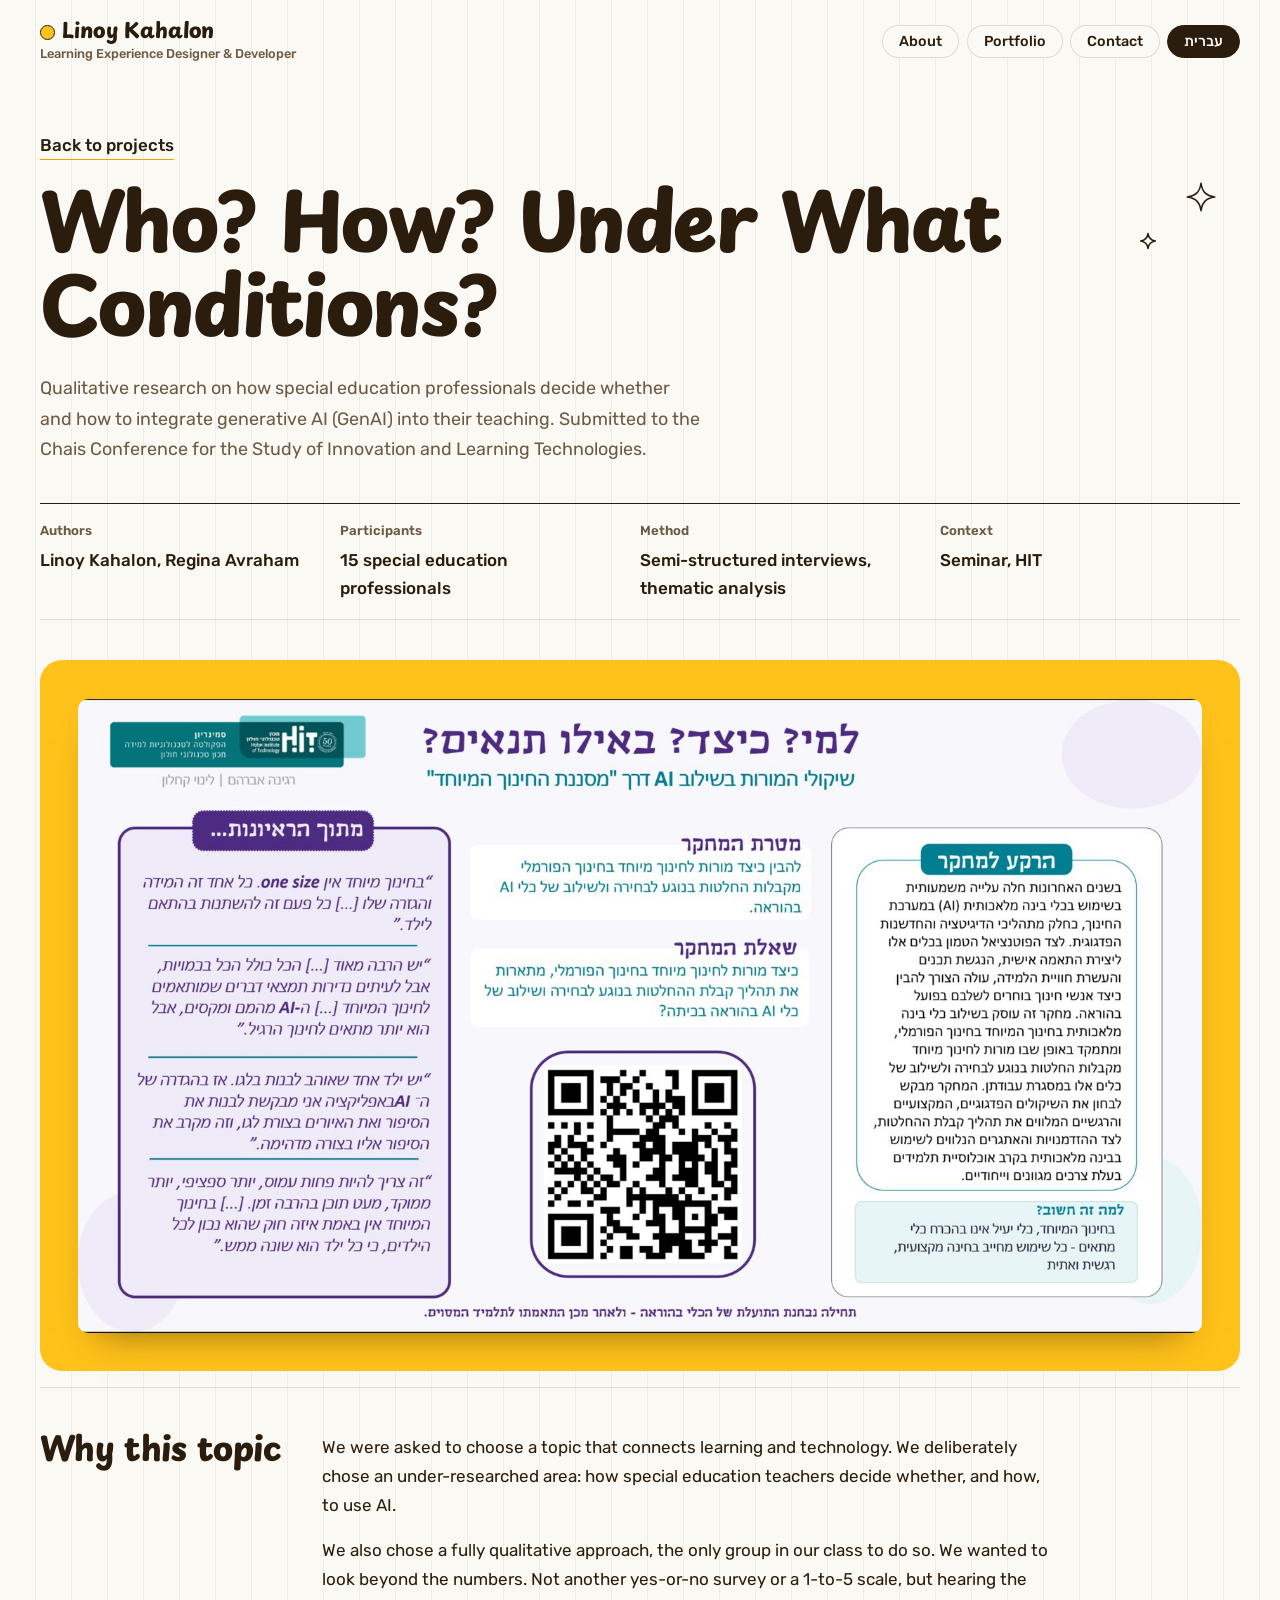
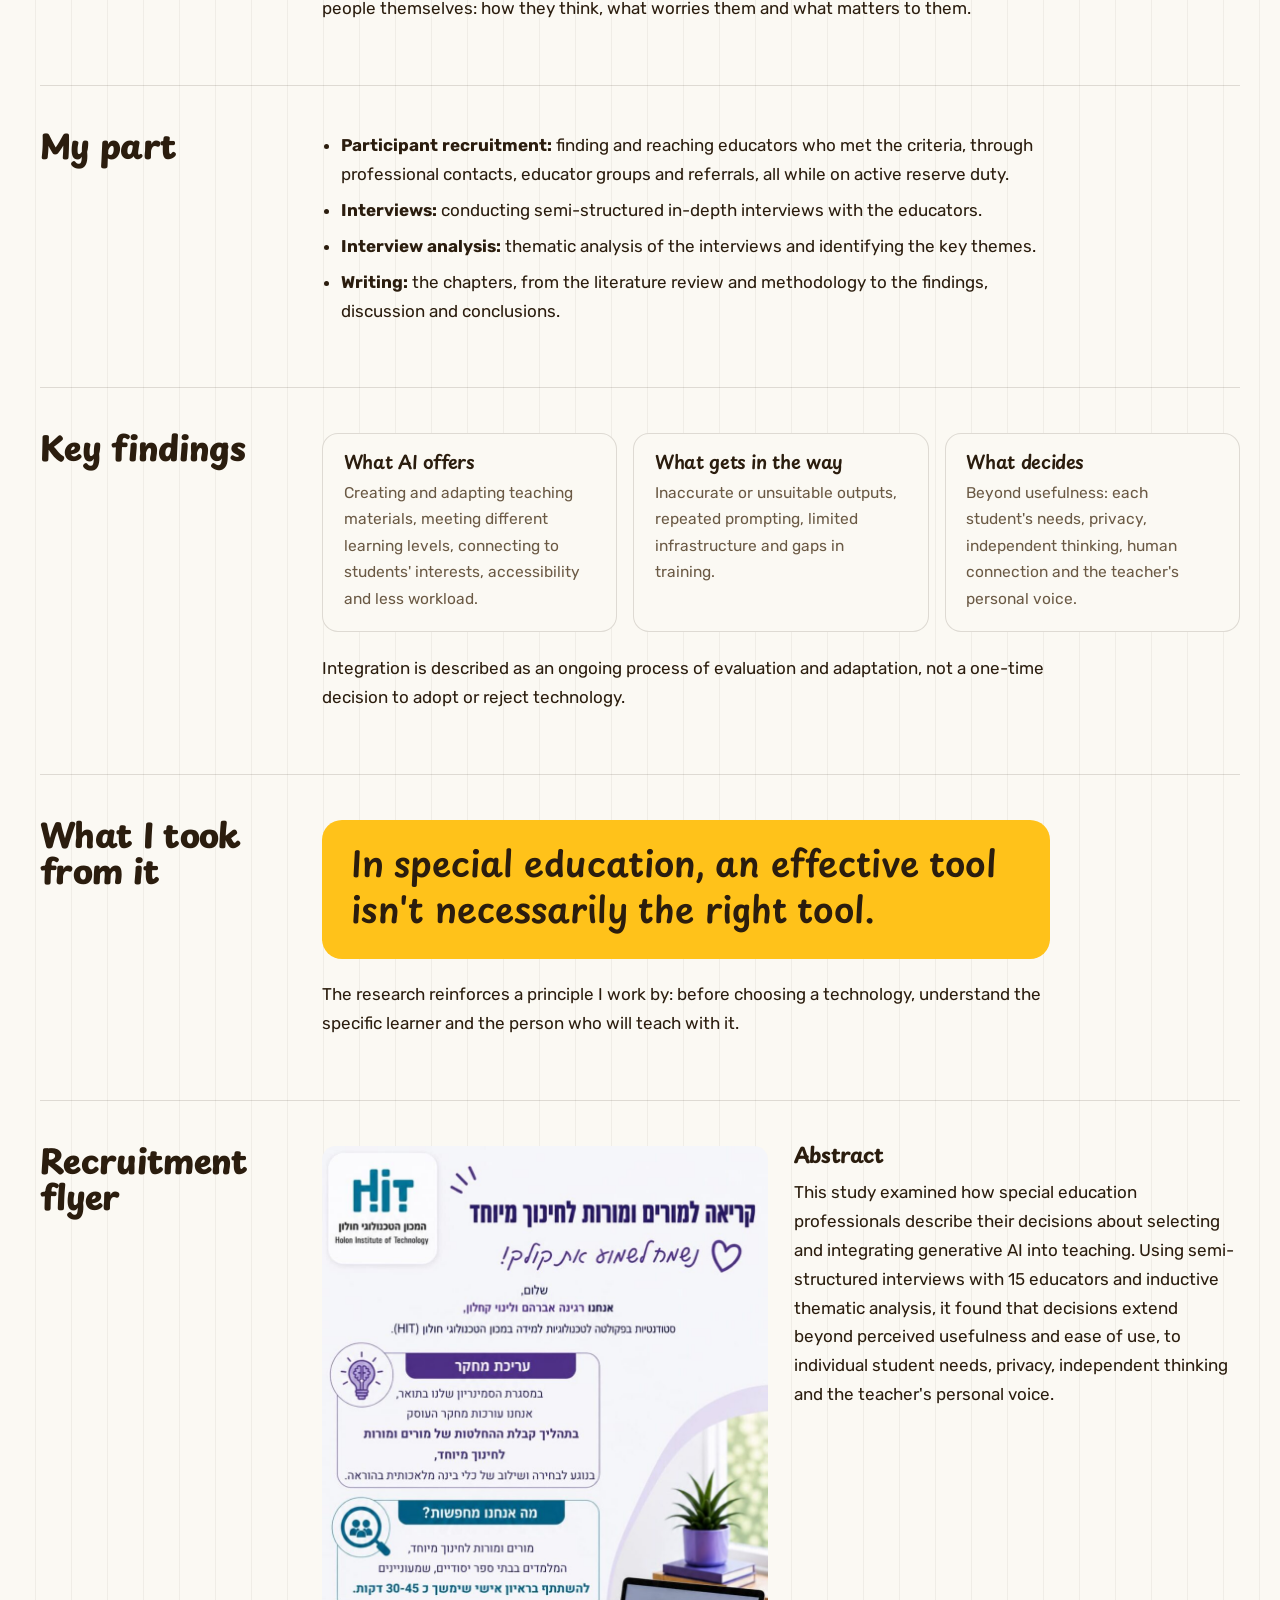
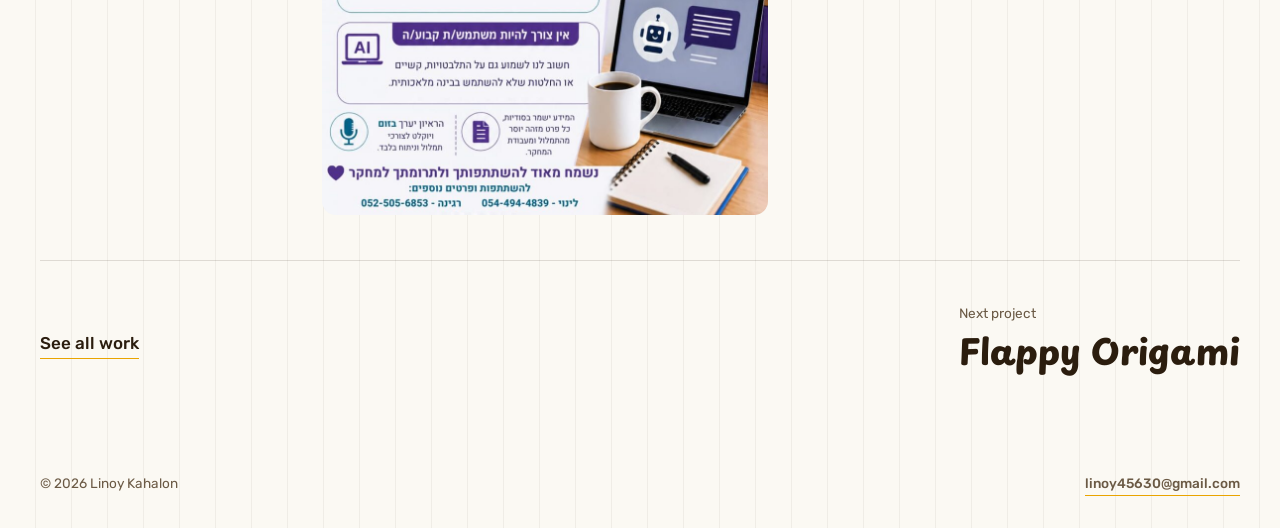
<file: en/projects/research.html>
<!DOCTYPE html>
<html lang="en" dir="ltr">
<head>
<meta charset="utf-8">
<meta name="viewport" content="width=device-width, initial-scale=1">
<title>Who? How? Under What Conditions? | Linoy Kahalon</title>
<link rel="preconnect" href="https://fonts.googleapis.com"><link rel="preconnect" href="https://fonts.gstatic.com" crossorigin><link href="https://fonts.googleapis.com/css2?family=Playpen+Sans+Hebrew:wght@400;600;800&family=Rubik:wght@400;500;600&display=swap" rel="stylesheet">
<link rel="stylesheet" href="../../assets/css/style.css">
</head>
<body>
<a class="skip" href="#main">Skip to content</a>
<header class="site-header">
  <div class="wrap">
    <a class="brand" href="../index.html#top"><span class="brand-name">Linoy Kahalon</span><span class="brand-title">Learning Experience Designer &amp; Developer</span></a>
    <button class="pill menu-btn" aria-expanded="false" aria-controls="nav">Menu</button>
    <nav class="nav" id="nav" aria-label="Main">
      <a class="pill" href="../index.html#about">About</a>
      <a class="pill" href="../index.html#works">Portfolio</a>
      <a class="pill" href="../index.html#contact">Contact</a>
      <a class="pill lang-pill" href="../../projects/research.html" lang="he" hreflang="he">עברית</a>
    </nav>
  </div>
</header>
<main id="main">
<section class="case-hero">
  <div class="wrap" style="position:relative">
    <svg class="doodle" viewBox="0 0 24 24" style="inset-inline-end:2%;top:3.2rem;width:30px" aria-hidden="true"><path d="M12 1 C13 8 16 11 23 12 C16 13 13 16 12 23 C11 16 8 13 1 12 C8 11 11 8 12 1Z"/></svg><svg class="doodle" viewBox="0 0 24 24" style="inset-inline-end:7%;top:6.4rem;width:16px" aria-hidden="true"><path d="M12 1 C13 8 16 11 23 12 C16 13 13 16 12 23 C11 16 8 13 1 12 C8 11 11 8 12 1Z"/></svg>
    <a class="quiet back" href="../index.html#projects">Back to projects</a>
    <h1>Who? How? Under What Conditions?</h1>
    <p class="lede">Qualitative research on how special education professionals decide whether and how to integrate generative AI (GenAI) into their teaching. Submitted to the Chais Conference for the Study of Innovation and Learning Technologies.</p>
    <dl class="facts"><div><dt>Authors</dt><dd>Linoy Kahalon, Regina Avraham</dd></div><div><dt>Participants</dt><dd>15 special education professionals</dd></div><div><dt>Method</dt><dd>Semi-structured interviews, thematic analysis</dd></div><div><dt>Context</dt><dd>Seminar, HIT</dd></div></dl>
  </div>
</section>
<div class="wrap">
<figure class="cover"><img src="../../assets/img/research-poster.jpg" alt="Research poster (Hebrew): Who? How? Under what conditions?"></figure>
<section class="case-section"><h2>Why this topic</h2><div>
  <p>We were asked to choose a topic that connects learning and technology. We deliberately chose an under-researched area: how special education teachers decide whether, and how, to use AI.</p>
  <p>We also chose a fully qualitative approach, the only group in our class to do so. We wanted to look beyond the numbers. Not another yes-or-no survey or a 1-to-5 scale, but hearing the people themselves: how they think, what worries them and what matters to them.</p></div></section>
<section class="case-section"><h2>My part</h2><div><ul>
  <li><strong>Participant recruitment:</strong> finding and reaching educators who met the criteria, through professional contacts, educator groups and referrals, all while on active reserve duty.</li>
  <li><strong>Interviews:</strong> conducting semi-structured in-depth interviews with the educators.</li>
  <li><strong>Interview analysis:</strong> thematic analysis of the interviews and identifying the key themes.</li>
  <li><strong>Writing:</strong> the chapters, from the literature review and methodology to the findings, discussion and conclusions.</li></ul></div></section>
<section class="case-section"><h2>Key findings</h2><div>
  <div class="findings">
    <div class="finding"><h3>What AI offers</h3><p>Creating and adapting teaching materials, meeting different learning levels, connecting to students' interests, accessibility and less workload.</p></div>
    <div class="finding"><h3>What gets in the way</h3><p>Inaccurate or unsuitable outputs, repeated prompting, limited infrastructure and gaps in training.</p></div>
    <div class="finding"><h3>What decides</h3><p>Beyond usefulness: each student's needs, privacy, independent thinking, human connection and the teacher's personal voice.</p></div>
  </div>
  <p style="margin-top:1.4rem">Integration is described as an ongoing process of evaluation and adaptation, not a one-time decision to adopt or reject technology.</p></div></section>
<section class="case-section"><h2>What I took from it</h2><div>
  <p class="pull">In special education, an effective tool isn't necessarily the right tool.</p>
  <p style="margin-top:1.3rem">The research reinforces a principle I work by: before choosing a technology, understand the specific learner and the person who will teach with it.</p></div></section>
<section class="case-section"><h2>Recruitment flyer</h2><div class="media-grid">
  <div class="media-item"><div class="pic tall"><img src="../../assets/img/research-flyer.jpg" alt="Flyer (Hebrew) inviting special education teachers to take part in the study" loading="lazy"></div></div>
  <div><h3 style="font-size:1.3rem;margin-bottom:.6rem">Abstract</h3>
    <p>This study examined how special education professionals describe their decisions about selecting and integrating generative AI into teaching. Using semi-structured interviews with 15 educators and inductive thematic analysis, it found that decisions extend beyond perceived usefulness and ease of use, to individual student needs, privacy, independent thinking and the teacher's personal voice.</p></div>
</div></section>
</div>
<div class="wrap next"><a class="quiet" href="../index.html#works">See all work</a><a href="flappy-origami.html"><span>Next project</span><strong>Flappy Origami</strong></a></div>
</main>
<footer class="site-footer">
  <div class="wrap"><span>© 2026 Linoy Kahalon</span><a class="quiet" href="mailto:linoy45630@gmail.com">linoy45630@gmail.com</a></div>
</footer>
<script src="../../assets/js/main.js"></script>
</body>
</html>
</file>
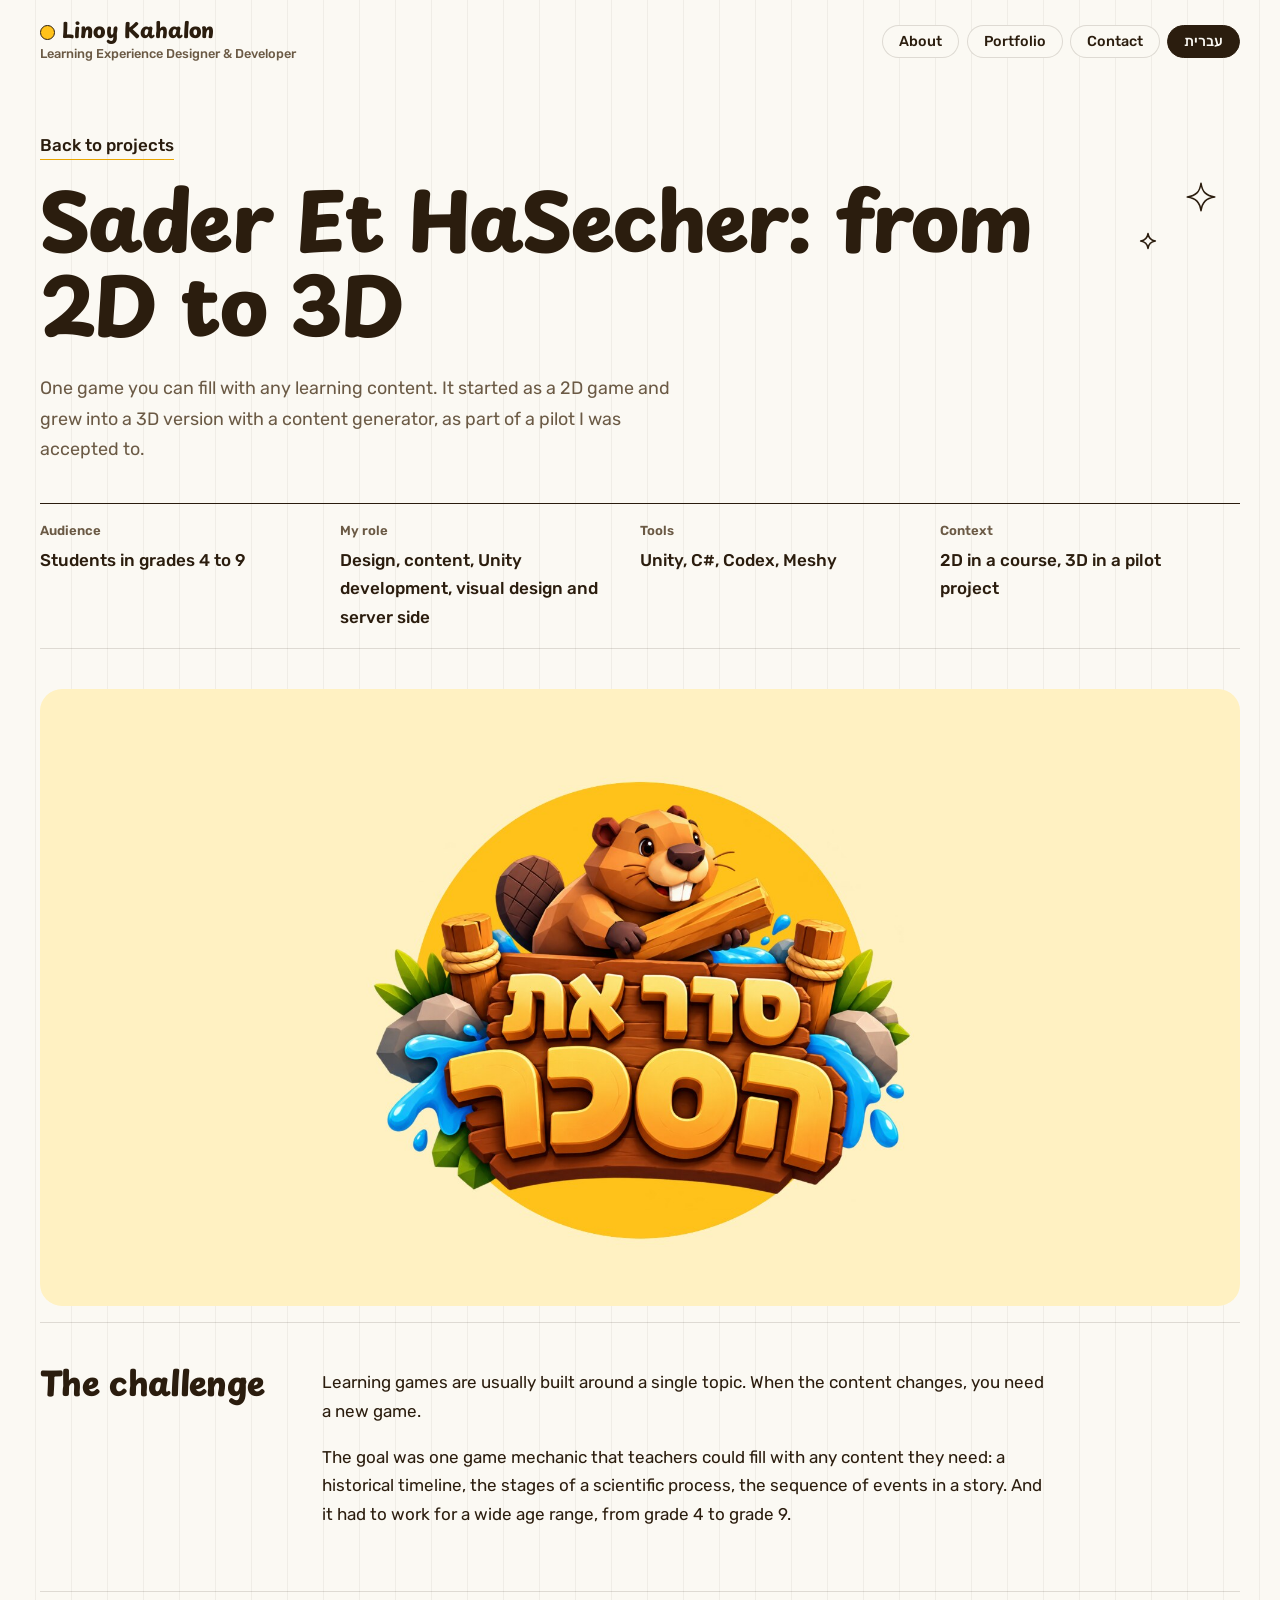
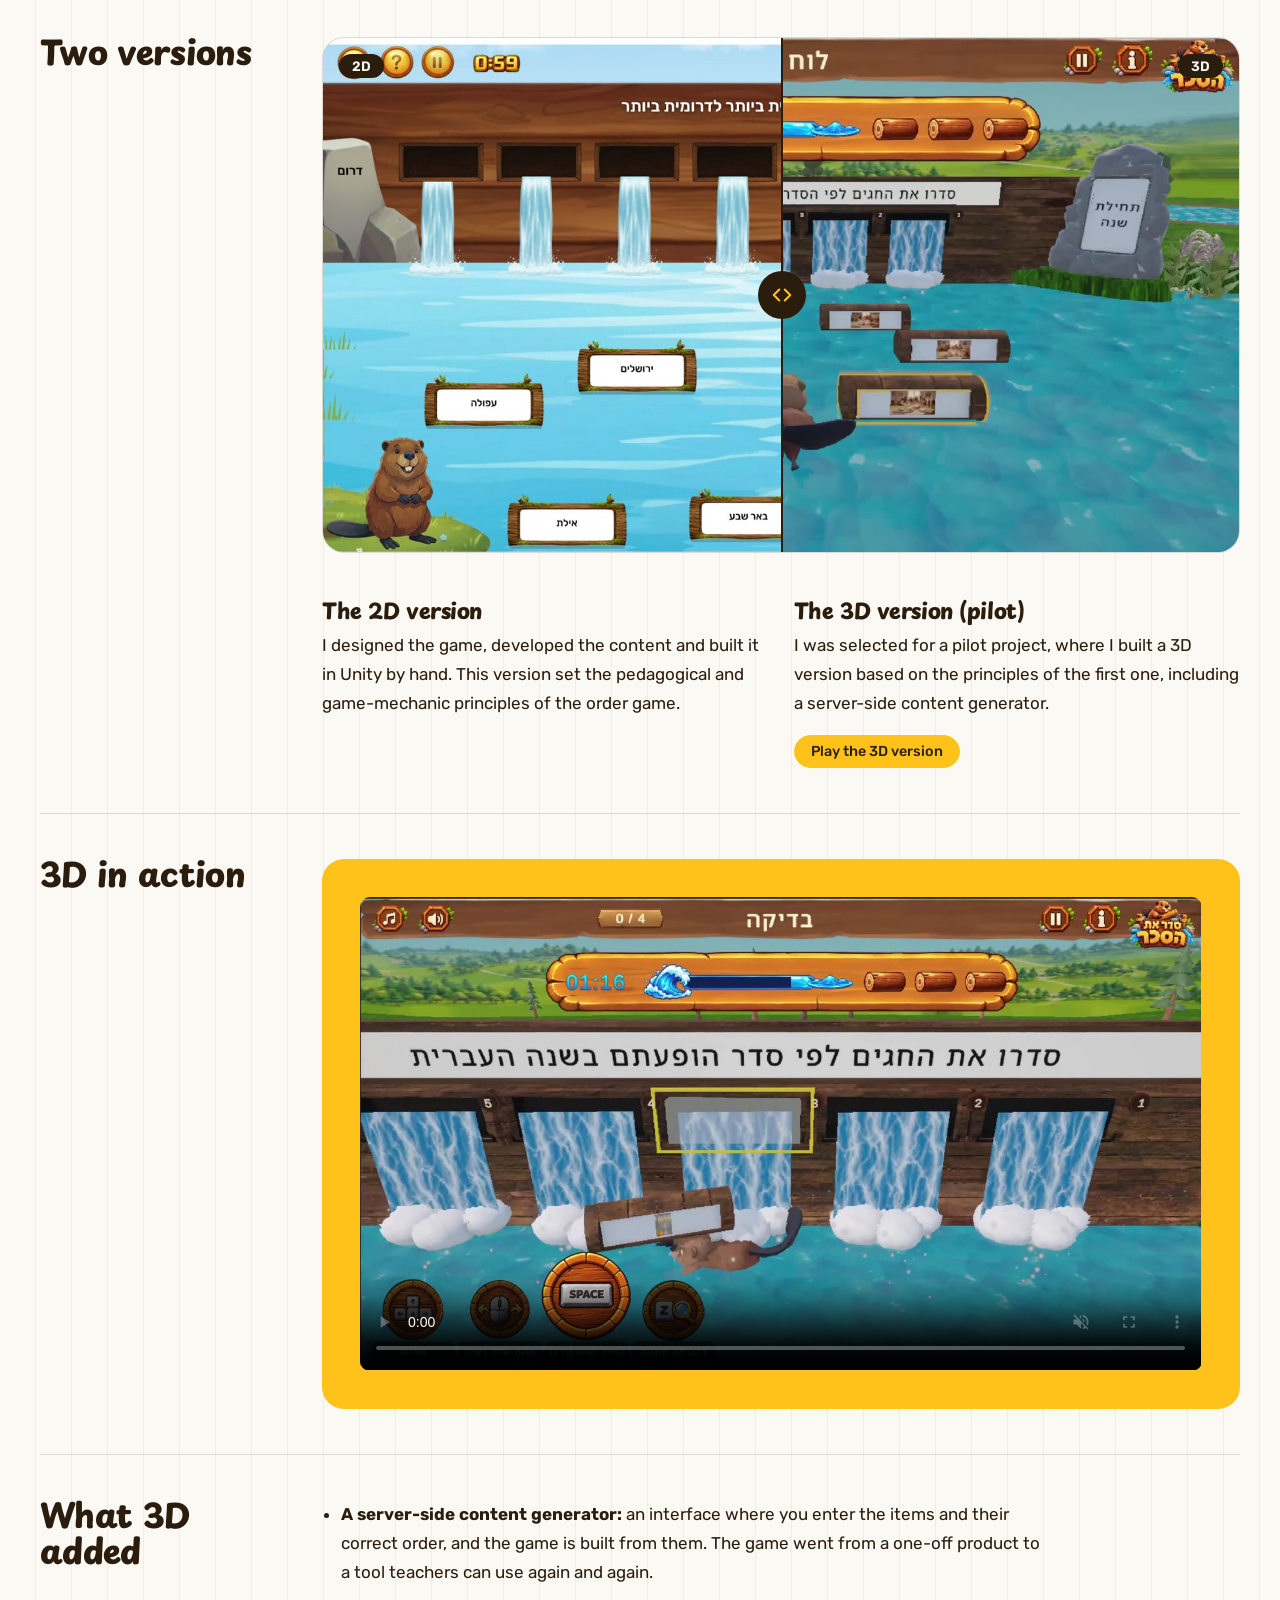
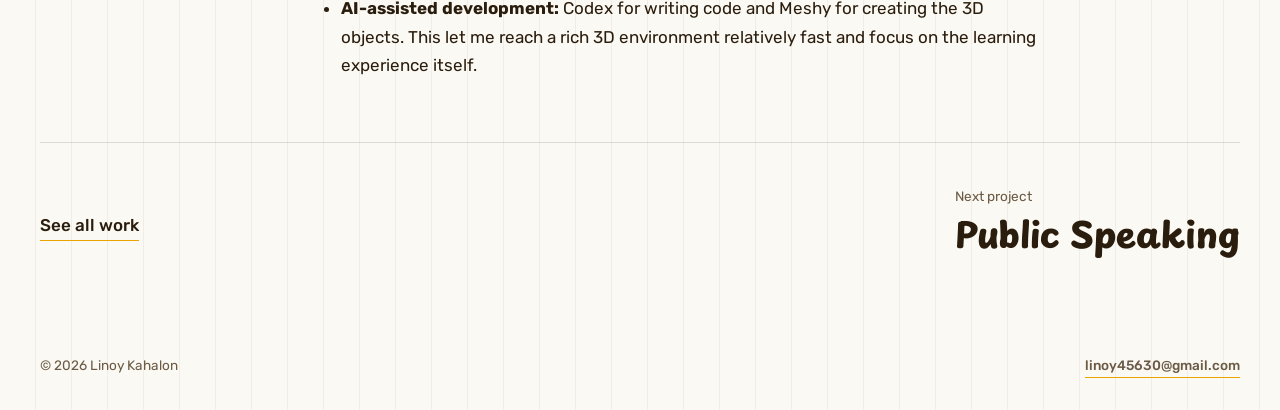
<file: en/projects/sader.html>
<!DOCTYPE html>
<html lang="en" dir="ltr">
<head>
<meta charset="utf-8">
<meta name="viewport" content="width=device-width, initial-scale=1">
<title>Sader Et HaSecher: from 2D to 3D | Linoy Kahalon</title>
<link rel="preconnect" href="https://fonts.googleapis.com"><link rel="preconnect" href="https://fonts.gstatic.com" crossorigin><link href="https://fonts.googleapis.com/css2?family=Playpen+Sans+Hebrew:wght@400;600;800&family=Rubik:wght@400;500;600&display=swap" rel="stylesheet">
<link rel="stylesheet" href="../../assets/css/style.css">
</head>
<body>
<a class="skip" href="#main">Skip to content</a>
<header class="site-header">
  <div class="wrap">
    <a class="brand" href="../index.html#top"><span class="brand-name">Linoy Kahalon</span><span class="brand-title">Learning Experience Designer &amp; Developer</span></a>
    <button class="pill menu-btn" aria-expanded="false" aria-controls="nav">Menu</button>
    <nav class="nav" id="nav" aria-label="Main">
      <a class="pill" href="../index.html#about">About</a>
      <a class="pill" href="../index.html#works">Portfolio</a>
      <a class="pill" href="../index.html#contact">Contact</a>
      <a class="pill lang-pill" href="../../projects/sader.html" lang="he" hreflang="he">עברית</a>
    </nav>
  </div>
</header>
<main id="main">
<section class="case-hero">
  <div class="wrap" style="position:relative">
    <svg class="doodle" viewBox="0 0 24 24" style="inset-inline-end:2%;top:3.2rem;width:30px" aria-hidden="true"><path d="M12 1 C13 8 16 11 23 12 C16 13 13 16 12 23 C11 16 8 13 1 12 C8 11 11 8 12 1Z"/></svg><svg class="doodle" viewBox="0 0 24 24" style="inset-inline-end:7%;top:6.4rem;width:16px" aria-hidden="true"><path d="M12 1 C13 8 16 11 23 12 C16 13 13 16 12 23 C11 16 8 13 1 12 C8 11 11 8 12 1Z"/></svg>
    <a class="quiet back" href="../index.html#projects">Back to projects</a>
    <h1>Sader Et HaSecher: from 2D to 3D</h1>
    <p class="lede">One game you can fill with any learning content. It started as a 2D game and grew into a 3D version with a content generator, as part of a pilot I was accepted to.</p>
    <dl class="facts"><div><dt>Audience</dt><dd>Students in grades 4 to 9</dd></div><div><dt>My role</dt><dd>Design, content, Unity development, visual design and server side</dd></div><div><dt>Tools</dt><dd>Unity, C#, Codex, Meshy</dd></div><div><dt>Context</dt><dd>2D in a course, 3D in a pilot project</dd></div></dl>
  </div>
</section>
<div class="wrap">
<figure class="cover" style="background:var(--butter)"><img src="../../assets/img/sader-logo-card.jpg" alt="Sader Et HaSecher game logo" style="box-shadow:none;max-width:720px;margin-inline:auto"></figure>
<section class="case-section"><h2>The challenge</h2><div>
  <p>Learning games are usually built around a single topic. When the content changes, you need a new game.</p>
  <p>The goal was one game mechanic that teachers could fill with any content they need: a historical timeline, the stages of a scientific process, the sequence of events in a story. And it had to work for a wide age range, from grade 4 to grade 9.</p></div></section>
<section class="case-section"><h2>Two versions</h2><div>
  <div class="peel compare">
    <div class="layer v3"><img src="../../assets/img/sader-3d-wide.jpg" alt="The 3D version"><span class="v-label">3D</span></div>
    <div class="layer ask v2"><img src="../../assets/img/sader-2d.jpg" alt="The 2D version"><span class="v-label">2D</span></div>
    <input class="slider" type="range" min="0" max="100" value="50" aria-label="Drag to compare the 2D and 3D versions">
    <div class="handle" aria-hidden="true"></div>
  </div>
  <div class="versions" style="margin-top:2rem">
    <div class="version"><h3>The 2D version</h3>
      <p>I designed the game, developed the content and built it in Unity by hand. This version set the pedagogical and game-mechanic principles of the order game.</p>
</div>
    <div class="version"><h3>The 3D version (pilot)</h3>
      <p>I was selected for a pilot project, where I built a 3D version based on the principles of the first one, including a server-side content generator.</p>
      <a class="pill sun" href="https://triangle.telem-hit.net/2026/SaderEtHaseher_ShirLinoyOsher" target="_blank" rel="noopener">Play the 3D version</a></div>
  </div>
</div></section>
<section class="case-section"><h2>3D in action</h2><div>
  <figure class="cover" style="margin:0"><video src="../../assets/video/sader-3d.mp4" poster="../../assets/img/sader-3d.jpg" autoplay muted loop playsinline controls aria-label="Gameplay from the 3D version: the beaver sorts holidays by their order in the Hebrew year" style="width:100%;border-radius:10px;display:block"></video></figure>
</div></section>
<section class="case-section"><h2>What 3D added</h2><div><ul>
  <li><strong>A server-side content generator:</strong> an interface where you enter the items and their correct order, and the game is built from them. The game went from a one-off product to a tool teachers can use again and again.</li>
  <li><strong>AI-assisted development:</strong> Codex for writing code and Meshy for creating the 3D objects. This let me reach a rich 3D environment relatively fast and focus on the learning experience itself.</li>
</ul></div></section>
</div>
<div class="wrap next"><a class="quiet" href="../index.html#works">See all work</a><a href="public-speaking.html"><span>Next project</span><strong>Public Speaking</strong></a></div>
</main>
<footer class="site-footer">
  <div class="wrap"><span>© 2026 Linoy Kahalon</span><a class="quiet" href="mailto:linoy45630@gmail.com">linoy45630@gmail.com</a></div>
</footer>
<script src="../../assets/js/main.js"></script>
</body>
</html>
</file>
<file: assets/css/style.css>
/* ===== Linoy Kahalon — portfolio ("Sunflower") =====
   VOICE: clean, restrained, with a smile. Professional without being cold.
   IDEA: a striped work-notebook page, one warm colour (sunflower yellow) marking what matters,
         and thin hand-drawn line ornaments.
   TYPE: Playpen Sans Hebrew for headings, Rubik for text.
*/
:root {
  --paper: #fbf9f3;
  --stripe: rgba(43, 29, 14, .055);
  --sun: #ffc21a;
  --sun-deep: #e9a400;
  --butter: #fff1c2;
  --ink: #2b1d0e;
  --ink-soft: #6b5a45;
  --line: rgba(43, 29, 14, .14);
  --display: "Playpen Sans Hebrew", "Rubik", sans-serif;
  --body: "Rubik", system-ui, -apple-system, "Segoe UI", Arial, sans-serif;
}
* { box-sizing: border-box; min-width: 0; }
html { scroll-behavior: smooth; scroll-padding-top: 20px; }
body {
  margin: 0; color: var(--ink); font: 400 17px/1.7 var(--body); overflow-x: clip;
  background: var(--paper) repeating-linear-gradient(90deg, transparent 0 35px, var(--stripe) 35px 36px);
}
img { max-width: 100%; display: block; }
a { color: inherit; }
:focus-visible { outline: 2.5px solid var(--ink); outline-offset: 3px; border-radius: 8px; }
p { max-width: 66ch; margin: 0 0 1em; }
h1, h2, h3 { font-family: var(--display); margin: 0; letter-spacing: -.02em; line-height: 1.1; }
.wrap { width: min(1200px, 100% - 2.5rem); margin-inline: auto; }
.skip { position: absolute; inset-inline-start: -999px; }
.skip:focus { inset-inline-start: 1rem; top: 1rem; z-index: 99; background: #fff; padding: .5rem 1rem; }

/* ---------- pills & links ---------- */
.pill {
  display: inline-flex; align-items: center; gap: .4rem; font: 500 .9rem var(--body);
  padding: .45rem 1rem; border-radius: 999px; background: var(--paper); text-decoration: none;
  border: 1.5px solid var(--line); transition: background .2s, border-color .2s; cursor: pointer; color: var(--ink);
}
.pill:hover { border-color: var(--ink); }
.pill.sun { background: var(--sun); border-color: var(--sun); }
.pill.sun:hover { background: var(--sun-deep); border-color: var(--sun-deep); }
.pill.big { font-size: 1rem; padding: .75rem 1.5rem; }
.quiet { font-weight: 500; text-decoration: none; border-bottom: 1.5px solid var(--sun-deep); }
.quiet:hover { border-bottom-width: 3px; }

/* ---------- header ---------- */
.site-header .wrap { display: flex; justify-content: space-between; align-items: center; gap: 1rem; padding: 1.3rem 0; }
.brand { font-family: var(--display); font-weight: 600; font-size: 1.1rem; text-decoration: none; }
.nav { display: flex; gap: .45rem; flex-wrap: wrap; align-items: center; }
.menu-btn { display: none; }
@media (max-width: 760px) {
  .menu-btn { display: inline-flex; }
  .nav .pill:not(.sun) { display: none; }
  .nav.open { position: absolute; top: 4.4rem; inset-inline: 1.25rem; z-index: 30; flex-direction: column; align-items: stretch;
              background: var(--paper); border: 1.5px solid var(--line); border-radius: 18px; padding: .8rem; box-shadow: 0 20px 40px -20px rgba(43,29,14,.4); }
  .nav.open .pill { display: flex; justify-content: center; }
}

/* ---------- hand-drawn ornaments ---------- */
.doodle { position: absolute; pointer-events: none; overflow: visible; }
.doodle * { fill: none; stroke: var(--ink); stroke-width: 1.6; stroke-linecap: round; stroke-linejoin: round; vector-effect: non-scaling-stroke; }
.doodle .sunfill { fill: var(--sun); }
.draw path, .draw circle { stroke-dasharray: 1; stroke-dashoffset: 1; animation: ink 1.4s ease-out forwards; }
.draw .d2 { animation-delay: .35s; } .draw .d3 { animation-delay: .7s; }
@keyframes ink { to { stroke-dashoffset: 0; } }
@media (prefers-reduced-motion: reduce) {
  html { scroll-behavior: auto; }
  .draw path, .draw circle { animation: none; stroke-dashoffset: 0; }
  * { transition: none !important; }
}
@media (max-width: 520px) { .hide-sm { display: none; } }
@media (max-width: 900px) { .hide-md { display: none; } }
.underlined { position: relative; display: inline-block; }
.underlined .doodle { inset-inline: -3%; bottom: -.5em; width: 106%; height: .5em; }
.underlined .doodle path { stroke: var(--sun-deep); stroke-width: 4; }

/* ---------- hero ---------- */
.hero-top { position: relative; }
.t { font-family: var(--display); text-align: center; margin: 0; line-height: 1; letter-spacing: -.02em; }
.t-top { font-weight: 800; font-size: clamp(3.4rem, 10vw, 8.4rem); padding: clamp(1.8rem, 5vw, 3.6rem) 0 clamp(1.4rem, 3vw, 2.4rem); }
.t-bottom { font-weight: 400; font-size: clamp(3.4rem, 10vw, 8.4rem); padding: clamp(1.4rem, 3vw, 2.4rem) 0 1rem; }
.band { position: relative; background: var(--sun); padding: clamp(2rem, 5vw, 3.8rem) 0; overflow: hidden; }
.prints { display: grid; grid-template-columns: 1fr 1.25fr 1fr; gap: clamp(.8rem, 2.5vw, 2rem); align-items: center; width: min(1100px, 100% - 2.5rem); margin-inline: auto; }
.print { margin: 0; background: #fff; padding: .55rem .55rem 0; border-radius: 6px; box-shadow: 0 18px 30px -18px rgba(70,40,0,.55); }
.print img { width: 100%; aspect-ratio: 4/3; object-fit: cover; border-radius: 3px; }
.print figcaption { font: 500 .8rem var(--body); padding: .5rem .2rem .6rem; color: var(--ink-soft); }
.print:nth-child(1) { transform: rotate(2.5deg) translateY(10px); }
.print:nth-child(3) { transform: rotate(-2deg) translateY(14px); }
.print:nth-child(2) img { aspect-ratio: 16/10; }
@media (max-width: 700px) { .prints { grid-template-columns: 1fr; } .print:nth-child(1), .print:nth-child(3) { display: none; } }
.lede { max-width: 46ch; margin: 0 auto; text-align: center; color: var(--ink-soft); font-size: 1.12rem; }
.cta { display: flex; justify-content: center; gap: 1rem; flex-wrap: wrap; align-items: center; padding: 1.4rem 0 clamp(3.5rem, 7vw, 5.5rem); }

/* ---------- sections ---------- */
.section { position: relative; padding: clamp(3.5rem, 7vw, 6rem) 0; border-top: 1px solid var(--line); }
.head { display: flex; justify-content: space-between; align-items: end; gap: 2rem; flex-wrap: wrap; margin-bottom: 2.8rem; }
.head h2 { font-weight: 800; font-size: clamp(2.4rem, 6vw, 4.4rem); line-height: 1; }
.aside { max-width: 34ch; color: var(--ink-soft); font-size: .95rem; margin: 0; display: flex; gap: .7rem; align-items: center; }
.aside svg { position: static; flex: none; width: 30px; height: 44px; }

/* ---------- projects menu ---------- */
.menu { display: grid; grid-template-columns: repeat(2, minmax(0, 1fr)); gap: 3.2rem 2.6rem; }
.item { display: block; text-decoration: none; }
.pic { position: relative; aspect-ratio: 4/3; border-radius: 18px; overflow: hidden; background: var(--butter); }
.pic img { width: 100%; height: 100%; object-fit: cover; transition: transform .6s cubic-bezier(.2,.7,.2,1); }
.item:hover .pic img { transform: scale(1.035); }
.ph {
  position: absolute; inset: 0; display: grid; place-items: center; text-align: center; padding: 1rem;
  font-family: var(--display); font-weight: 600; font-size: clamp(1.4rem, 2.6vw, 2rem);
  background: var(--butter) repeating-linear-gradient(90deg, transparent 0 23px, rgba(233,164,0,.18) 23px 24px);
}
.ph small { display: block; font: 400 .85rem var(--body); color: var(--ink-soft); margin-top: .3rem; }
.note {
  position: absolute; inset-inline: 1rem; bottom: 1rem; background: var(--sun); border-radius: 14px; padding: .8rem 1rem;
  line-height: 1.45; font-weight: 500; transform: translateY(calc(100% + 1.5rem)); transition: transform .45s cubic-bezier(.3,1.25,.5,1);
}
.note b { display: block; font-size: .75rem; font-weight: 600; opacity: .7; }
.item:hover .note, .item:focus-visible .note { transform: none; }
.row { display: flex; justify-content: space-between; align-items: baseline; gap: 1rem; margin-top: 1.1rem; padding-bottom: .45rem; border-bottom: 1.5px dotted rgba(43,29,14,.3); }
.item h3 { font-weight: 800; font-size: clamp(1.5rem, 2.5vw, 2rem); }
.kind { font-size: .85rem; font-weight: 500; color: var(--ink-soft); white-space: nowrap; }
.item p { margin: .6rem 0 0; color: var(--ink-soft); }
.item.wide { grid-column: 1 / -1; }
.item.wide .pic { aspect-ratio: 21/8; }
@media (max-width: 760px) { .menu { grid-template-columns: 1fr; } .item.wide .pic { aspect-ratio: 4/3; } }
@media (hover: none) { .note { position: static; transform: none; margin: .8rem 0 0; } .pic { overflow: hidden; } }

/* ---------- peel ("how I work") ---------- */
.peel-wrap { position: relative; }
.peel { position: relative; aspect-ratio: 16/7; border-radius: 22px; overflow: hidden; border: 1px solid var(--line); }
.layer { position: absolute; inset: 0; padding: clamp(1.4rem, 4.5vw, 3.5rem); display: flex; flex-direction: column; justify-content: center; }
.need { background: var(--sun); padding-inline-end: calc(46% + 1.5rem); }
.need small, .ask small { font-weight: 600; font-size: .85rem; margin-bottom: .9rem; opacity: .7; }
.need ul { list-style: none; margin: 0; padding: 0; }
.need li { font-family: var(--display); font-weight: 600; font-size: clamp(1.1rem, 2.4vw, 1.9rem); line-height: 1.45; }
.ask { background: #fff repeating-linear-gradient(0deg, transparent 0 35px, rgba(43,29,14,.07) 35px 36px); padding-inline-start: calc(46% + 1.5rem); clip-path: inset(0 calc(100% - var(--cut, 54%)) 0 0); }
.ask .q { font-family: var(--display); font-weight: 400; font-size: clamp(1.5rem, 3.4vw, 2.8rem); line-height: 1.2; margin: 0; color: var(--ink-soft); }
.peel .handle { position: absolute; top: 0; bottom: 0; left: var(--cut, 54%); border-left: 2px solid var(--ink); pointer-events: none; }
.peel .handle::after {
  content: ""; position: absolute; top: 50%; left: -25px; width: 48px; height: 48px; margin-top: -24px; border-radius: 50%;
  background: var(--ink) url("data:image/svg+xml,%3Csvg xmlns='http://www.w3.org/2000/svg' viewBox='0 0 24 24'%3E%3Cpath d='M9 6l-6 6 6 6M15 6l6 6-6 6' fill='none' stroke='%23ffc21a' stroke-width='2.2' stroke-linecap='round' stroke-linejoin='round'/%3E%3C/svg%3E") center/22px no-repeat;
}
.slider { position: absolute; inset: 0; width: 100%; height: 100%; opacity: 0; margin: 0; cursor: ew-resize; direction: ltr; z-index: 3; }
.slider:focus-visible ~ .handle::after { outline: 3px solid var(--ink); outline-offset: 3px; }
.drag-label { position: absolute; inset-inline-start: calc(38% + 150px); top: -3.6rem; font-family: var(--display); font-size: 1rem; color: var(--ink-soft); }
@media (max-width: 700px) { .peel { aspect-ratio: 4/5; } .need { padding-inline-end: calc(50% + .6rem); } .ask { padding-inline-start: calc(50% + .6rem); } .need li { font-size: 1rem; } }

/* ---------- gallery ---------- */
.filters { display: flex; flex-wrap: wrap; gap: .45rem; margin-bottom: 2.2rem; }
.filters .pill[aria-pressed="true"] { background: var(--ink); color: var(--paper); border-color: var(--ink); }
.gallery { display: grid; grid-template-columns: repeat(3, minmax(0, 1fr)); gap: 2.4rem 1.8rem; }
.work { display: flex; flex-direction: column; }
.work[hidden] { display: none; }
.work .pic { aspect-ratio: 3/2; border-radius: 14px; }
.work h3 { font-weight: 800; font-size: 1.3rem; margin: 1rem 0 .3rem; }
.work p { font-size: .97rem; color: var(--ink-soft); margin: 0 0 .5rem; }
.work .meta { font-size: .9rem; }
.work .meta strong { font-weight: 600; color: var(--ink); }
.tags { display: flex; flex-wrap: wrap; gap: .35rem; list-style: none; padding: 0; margin: .4rem 0 .9rem; }
.tags li { font-size: .8rem; font-weight: 500; padding: .12rem .65rem; border-radius: 999px; border: 1px solid var(--line); background: var(--paper); unicode-bidi: plaintext; }
.work .go { margin-top: auto; align-self: flex-start; }
.pending { margin-top: auto; font-size: .85rem; color: var(--ink-soft); }
@media (max-width: 980px) { .gallery { grid-template-columns: repeat(2, minmax(0, 1fr)); } }
@media (max-width: 620px) { .gallery { grid-template-columns: 1fr; } }

/* ---------- toolbox ---------- */
.toolbox { display: grid; grid-template-columns: repeat(auto-fill, minmax(250px, 1fr)); gap: 2.2rem 2.6rem; }
.toolbox h3 { font-weight: 600; font-size: 1.15rem; margin-bottom: .7rem; }
.toolbox ul { list-style: none; margin: 0; padding: 0; display: flex; flex-wrap: wrap; gap: .4rem; }
.toolbox li { font-size: .9rem; font-weight: 500; padding: .25rem .8rem; border-radius: 999px; border: 1.5px solid var(--line); background: var(--paper); unicode-bidi: plaintext; }
.toolbox li.hot { background: var(--butter); border-color: var(--butter); }

/* ---------- about ---------- */
.about { display: grid; grid-template-columns: minmax(0, 1.1fr) minmax(0, .9fr); gap: 4rem; align-items: start; }
.about-text p { font-size: 1.08rem; }
.about-text blockquote { position: relative; margin: 2rem 0; padding: 1.4rem 1.6rem; background: var(--sun); border-radius: 18px; font-family: var(--display); font-weight: 600; font-size: clamp(1.2rem, 2.2vw, 1.6rem); line-height: 1.4; }
.timeline { list-style: none; margin: .4rem 0 0; padding: 0; position: relative; }
.timeline::before { content: ""; position: absolute; inset-block: .7rem 1.5rem; inset-inline-start: 9px; border-inline-start: 1.6px dashed var(--ink); }
.timeline li { position: relative; padding-inline-start: 2.4rem; padding-bottom: 1.6rem; }
.timeline li::before { content: ""; position: absolute; inset-inline-start: 0; top: .45rem; width: 20px; height: 20px; border-radius: 50%; background: var(--sun); border: 1.6px solid var(--ink); }
.timeline .when { font-size: .85rem; font-weight: 600; color: var(--ink-soft); }
.timeline h3 { font-family: var(--body); font-weight: 600; font-size: 1.05rem; letter-spacing: 0; margin: .1rem 0 .15rem; }
.timeline p { color: var(--ink-soft); margin: 0; font-size: .95rem; }
@media (max-width: 860px) { .about { grid-template-columns: 1fr; gap: 2.5rem; } }

/* ---------- contact ---------- */
.contact { position: relative; background: var(--sun); padding: clamp(4rem, 8vw, 6.5rem) 0; text-align: center; overflow: hidden; }
.contact h2 { font-weight: 800; font-size: clamp(2.6rem, 7vw, 5rem); margin-bottom: .6rem; }
.contact p { margin: 0 auto 2rem; font-size: 1.1rem; }
.contact .links { display: flex; justify-content: center; flex-wrap: wrap; gap: .6rem; }
.contact .pill { background: var(--paper); border-color: var(--paper); font-size: 1rem; padding: .7rem 1.3rem; }
.contact .pill:hover { border-color: var(--ink); }
.contact .pill.dark { background: var(--ink); color: var(--paper); border-color: var(--ink); }
.site-footer { padding: 1.4rem 0 2rem; font-size: .85rem; color: var(--ink-soft); }
.site-footer .wrap { display: flex; justify-content: space-between; flex-wrap: wrap; gap: 1rem; }

/* ---------- case study pages ---------- */
.case-hero { position: relative; padding: clamp(1.5rem, 4vw, 3rem) 0 2.5rem; }
.back { display: inline-block; margin-bottom: 1.6rem; }
.case-hero h1 { font-weight: 800; font-size: clamp(2.6rem, 6.5vw, 5rem); max-width: 18ch; line-height: 1.05; }
.case-hero .lede { text-align: start; margin: 1.2rem 0 0; max-width: 60ch; }
.facts { display: grid; grid-template-columns: repeat(auto-fit, minmax(190px, 1fr)); margin: 2.4rem 0 0; border-top: 1.5px solid var(--ink); }
.facts div { padding-block: 1rem; padding-inline-end: 1.2rem; border-bottom: 1px solid var(--line); }
.facts dt { font-size: .82rem; font-weight: 600; color: var(--ink-soft); }
.facts dd { margin: .2rem 0 0; font-weight: 500; unicode-bidi: plaintext; }
.cover { margin: 0 0 1rem; background: var(--sun); border-radius: 22px; padding: clamp(1rem, 3vw, 2.4rem); }
.cover img { border-radius: 10px; width: 100%; box-shadow: 0 20px 34px -20px rgba(70,40,0,.55); }
.case-section { display: grid; grid-template-columns: 250px minmax(0, 1fr); gap: 2rem; padding: 2.8rem 0; border-top: 1px solid var(--line); }
.case-section > h2 { font-weight: 800; font-size: clamp(1.6rem, 2.6vw, 2.1rem); }
.case-section ul, .case-section ol { margin: 0 0 1em; padding-inline-start: 1.2rem; max-width: 66ch; }
.case-section li { margin-bottom: .45rem; }
@media (max-width: 760px) { .case-section { grid-template-columns: 1fr; gap: .8rem; } }
.steps { list-style: none; padding: 0 !important; display: grid; grid-template-columns: repeat(auto-fill, minmax(210px, 1fr)); gap: .7rem; counter-reset: s; max-width: none !important; }
.steps li { counter-increment: s; display: flex; align-items: center; gap: .7rem; padding: .8rem 1rem; border: 1.5px solid var(--line); border-radius: 14px; background: var(--paper); font-weight: 500; margin: 0 !important; }
.steps li::before { content: counter(s); flex: none; display: grid; place-items: center; width: 1.9rem; height: 1.9rem; border-radius: 50%; background: var(--sun); font-family: var(--display); font-weight: 600; }
.versions { display: grid; grid-template-columns: repeat(2, minmax(0, 1fr)); gap: 1.6rem; }
.version .pic { aspect-ratio: 16/10; }
.version h3 { font-weight: 800; font-size: 1.35rem; margin: 1rem 0 .4rem; }
@media (max-width: 760px) { .versions { grid-template-columns: 1fr; } }
.media-grid { display: grid; grid-template-columns: repeat(2, minmax(0, 1fr)); gap: 1.6rem; }
.media-item .pic { aspect-ratio: 16/10; border-radius: 14px; }
.media-item .pic.tall { aspect-ratio: auto; background: #fff; }
.media-item strong { display: block; margin-top: .8rem; font-weight: 600; }
.media-item span { color: var(--ink-soft); font-size: .95rem; }
@media (max-width: 760px) { .media-grid { grid-template-columns: 1fr; } }
.findings { display: grid; grid-template-columns: repeat(3, minmax(0, 1fr)); gap: 1rem; }
.finding { padding: 1.2rem 1.3rem; border-radius: 16px; border: 1.5px solid var(--line); background: var(--paper); }
.finding h3 { font-weight: 600; font-size: 1.15rem; margin-bottom: .4rem; }
.finding p { margin: 0; color: var(--ink-soft); font-size: .97rem; }
@media (max-width: 860px) { .findings { grid-template-columns: 1fr; } }
.pull { position: relative; font-family: var(--display); font-weight: 600; font-size: clamp(1.5rem, 3vw, 2.2rem); line-height: 1.3; margin: 0; padding: 1.5rem 1.8rem; background: var(--sun); border-radius: 20px; max-width: 28ch; }
.aside-note { background: var(--butter); border-radius: 14px; padding: .9rem 1.1rem; }
.next { display: flex; justify-content: space-between; align-items: center; gap: 1rem; padding: 2.6rem 0 4rem; border-top: 1px solid var(--line); }
.next a { text-decoration: none; }
.next span { display: block; font-size: .85rem; color: var(--ink-soft); }
.next strong { font-family: var(--display); font-weight: 800; font-size: clamp(1.5rem, 3vw, 2.2rem); }
.next a:hover strong { text-decoration: underline; text-decoration-color: var(--sun-deep); text-decoration-thickness: 4px; text-underline-offset: 6px; }

/* ---------- intro (home) ---------- */
.intro { position: relative; padding: clamp(2rem, 6vw, 5rem) 0 clamp(4rem, 8vw, 6.5rem); }
.intro-grid { display: grid; grid-template-columns: minmax(0, 1.1fr) minmax(0, .9fr); gap: clamp(2rem, 5vw, 4rem); align-items: center; }
.intro-text { position: relative; }
.hello { font-family: var(--display); font-size: clamp(1.3rem, 2.4vw, 1.8rem); margin: 0 0 .2rem; color: var(--ink-soft); }
.intro h1 { font-weight: 800; font-size: clamp(3.2rem, 8vw, 6.4rem); line-height: 1; }
.role { font-family: var(--display); font-weight: 600; font-size: clamp(1.15rem, 2vw, 1.5rem); margin: .8rem 0 1.2rem; }
.role::before { content: ""; display: inline-block; width: .7em; height: .7em; border-radius: 50%; background: var(--sun); border: 1.5px solid var(--ink); margin-inline-end: .5em; vertical-align: .05em; }
.intro-lede { font-size: 1.15rem; color: var(--ink-soft); max-width: 46ch; margin-bottom: 2rem; }
.intro-cta { display: flex; flex-wrap: wrap; gap: .7rem; }
.intro-art { position: relative; aspect-ratio: 1; max-width: 520px; width: 100%; margin-inline: auto; }
.sun-disc { position: absolute; inset: 8%; border-radius: 50%; background: var(--sun); }
.intro-art .print { position: absolute; width: 52%; }
.intro-art .print img { aspect-ratio: 4/3; }
.intro-art .p1 { inset-inline-start: 2%; top: 14%; transform: rotate(-6deg); }
.intro-art .p2 { inset-inline-end: 0; top: 34%; width: 60%; transform: rotate(4deg); z-index: 2; }
.intro-art .p3 { inset-inline-start: 12%; bottom: 6%; transform: rotate(-2deg); }
@media (max-width: 860px) { .intro-grid { grid-template-columns: 1fr; } .intro-art { max-width: 380px; order: -1; } }
@media (max-width: 480px) { .intro-art { max-width: 300px; } }

/* ---------- what makes me unique ---------- */
.points { display: grid; grid-template-columns: repeat(3, minmax(0, 1fr)); gap: 2.4rem clamp(1.6rem, 4vw, 3.2rem); }
@media (max-width: 860px) { .points { grid-template-columns: 1fr; } }
.point { position: relative; }
.point svg { position: static; display: block; width: 56px; height: 56px; margin-bottom: .8rem; }
.point h3 { font-weight: 800; font-size: 1.35rem; margin-bottom: .4rem; }
.point p { color: var(--ink-soft); margin: 0; }
.peel-block { margin-top: clamp(3rem, 6vw, 4.5rem); }
.peel-intro { font-family: var(--display); font-weight: 600; font-size: 1.15rem; margin-bottom: 1rem; }
.tools-block { margin-top: clamp(3rem, 6vw, 4.5rem); }
.tools-title { font-weight: 800; font-size: clamp(1.6rem, 3vw, 2.2rem); margin-bottom: 1.6rem; }

/* ---------- in progress ---------- */
.wip { display: grid; grid-template-columns: 220px minmax(0, 1fr); gap: 2rem; align-items: center; padding: 1.8rem; border: 1.5px dashed var(--ink); border-radius: 22px; }
.wip-art { position: relative; aspect-ratio: 1; border-radius: 50%; background: var(--butter); display: grid; place-items: center; }
.wip-art svg { position: static; width: 55%; height: 55%; }
.wip-badge { position: absolute; top: 4%; inset-inline-end: -4%; background: var(--sun); border: 1.5px solid var(--ink); border-radius: 999px; padding: .15rem .8rem; font-family: var(--display); font-weight: 600; font-size: .9rem; transform: rotate(8deg); }
.wip h3 { font-weight: 800; font-size: clamp(1.5rem, 2.6vw, 2rem); margin-bottom: .5rem; }
.wip p { color: var(--ink-soft); }
@media (max-width: 700px) { .wip { grid-template-columns: 1fr; } .wip-art { width: 160px; } }
.motto { font-family: var(--display); font-weight: 400; font-size: clamp(1.05rem, 1.8vw, 1.3rem); color: var(--ink-soft); margin: -.6rem 0 1.2rem; }
.item .tags { margin-top: .8rem; }
.tags li.kind-tag { background: var(--butter); border-color: var(--butter); font-weight: 600; }
.item .row { border-bottom: 0; padding-bottom: 0; }

/* ---------- compare slider (2D vs 3D) ---------- */
.compare { aspect-ratio: 16/9; }
.compare .layer { padding: 0; }
.compare .ask { padding: 0; background: var(--paper); }
.compare .ph, .compare img { position: absolute; inset: 0; width: 100%; height: 100%; object-fit: cover; }
.compare .v3 .ph { background: var(--sun) repeating-linear-gradient(90deg, transparent 0 23px, rgba(43,29,14,.08) 23px 24px); }
.v-label { position: absolute; top: 1rem; z-index: 2; background: var(--ink); color: var(--paper); font: 600 .85rem var(--body); padding: .25rem .8rem; border-radius: 999px; }
.v2 .v-label { left: 1rem; } .v3 .v-label { right: 1rem; }
@media (max-width: 700px) { .compare { aspect-ratio: 4/3; } }
.compare .v3 .ph { padding-inline-end: 50%; }
.compare .v2 .ph { padding-inline-start: 50%; }

/* ---------- header brand: name with title underneath ---------- */
.brand { display: flex; flex-direction: column; line-height: 1.15; gap: .15rem; }
.brand-name { font-family: var(--display); font-weight: 800; font-size: 1.3rem; display: inline-flex; align-items: center; gap: .45rem; }
.brand-name::before { content: ""; width: .62em; height: .62em; border-radius: 50%; background: var(--sun); border: 1.5px solid var(--ink); flex: none; }
.brand-title { font-family: var(--body); font-weight: 500; font-size: .8rem; color: var(--ink-soft); }
.lang-pill { background: var(--ink); color: var(--paper); border-color: var(--ink); }
.lang-pill:hover { background: var(--sun); color: var(--ink); border-color: var(--sun); }
@media (max-width: 760px) { .nav .lang-pill { display: inline-flex; } .brand-title { font-size: .72rem; } }
.media-item .pic.video { aspect-ratio: 16/9; background: var(--ink); }
.media-item .pic.video iframe { position: absolute; inset: 0; width: 100%; height: 100%; border: 0; }
button.yt { display: block; width: 100%; padding: 0; border: 0; cursor: pointer; }
button.yt img { width: 100%; height: 100%; object-fit: cover; }
button.yt .play { position: absolute; inset: 0; margin: auto; width: 68px; height: 68px; border-radius: 50%; background: var(--sun); box-shadow: 0 8px 20px rgba(0,0,0,.3); transition: transform .2s; }
button.yt .play::after { content: ""; position: absolute; inset: 0; margin: auto; width: 0; height: 0; border-style: solid; border-width: 12px 0 12px 20px; border-color: transparent transparent transparent var(--ink); transform: translateX(3px); }
button.yt:hover .play, button.yt:focus-visible .play { transform: scale(1.08); }
button.yt .play { inset: auto; bottom: .9rem; inset-inline-start: .9rem; margin: 0; width: 52px; height: 52px; }
button.yt .play::after { border-width: 10px 0 10px 16px; }

/* course steps: all six in one row on wide screens */
@media (min-width: 1000px) {
  .steps { grid-template-columns: repeat(6, minmax(0, 1fr)); gap: .6rem; }
  .steps li { flex-direction: column; justify-content: flex-start; text-align: center; gap: .55rem; padding: 1rem .55rem 1.1rem; font-size: .95rem; line-height: 1.35; }
}
</file>
